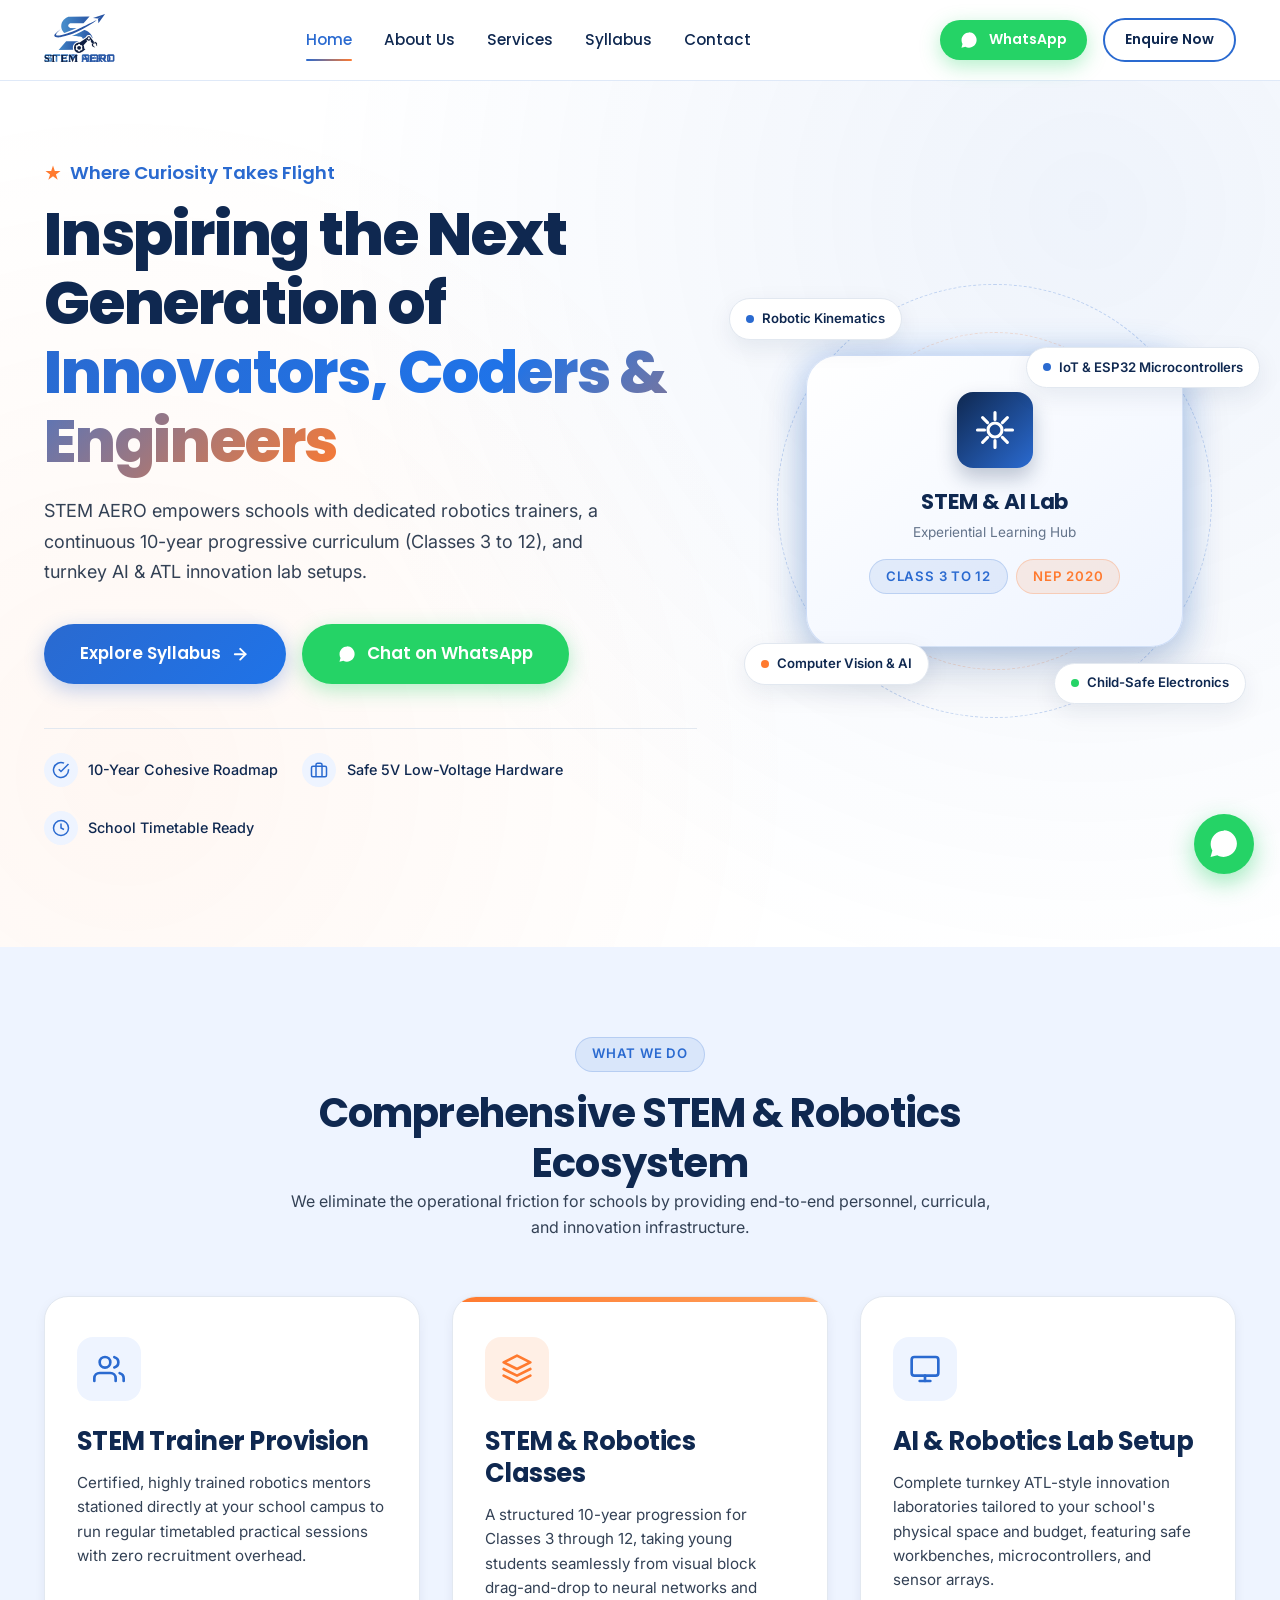
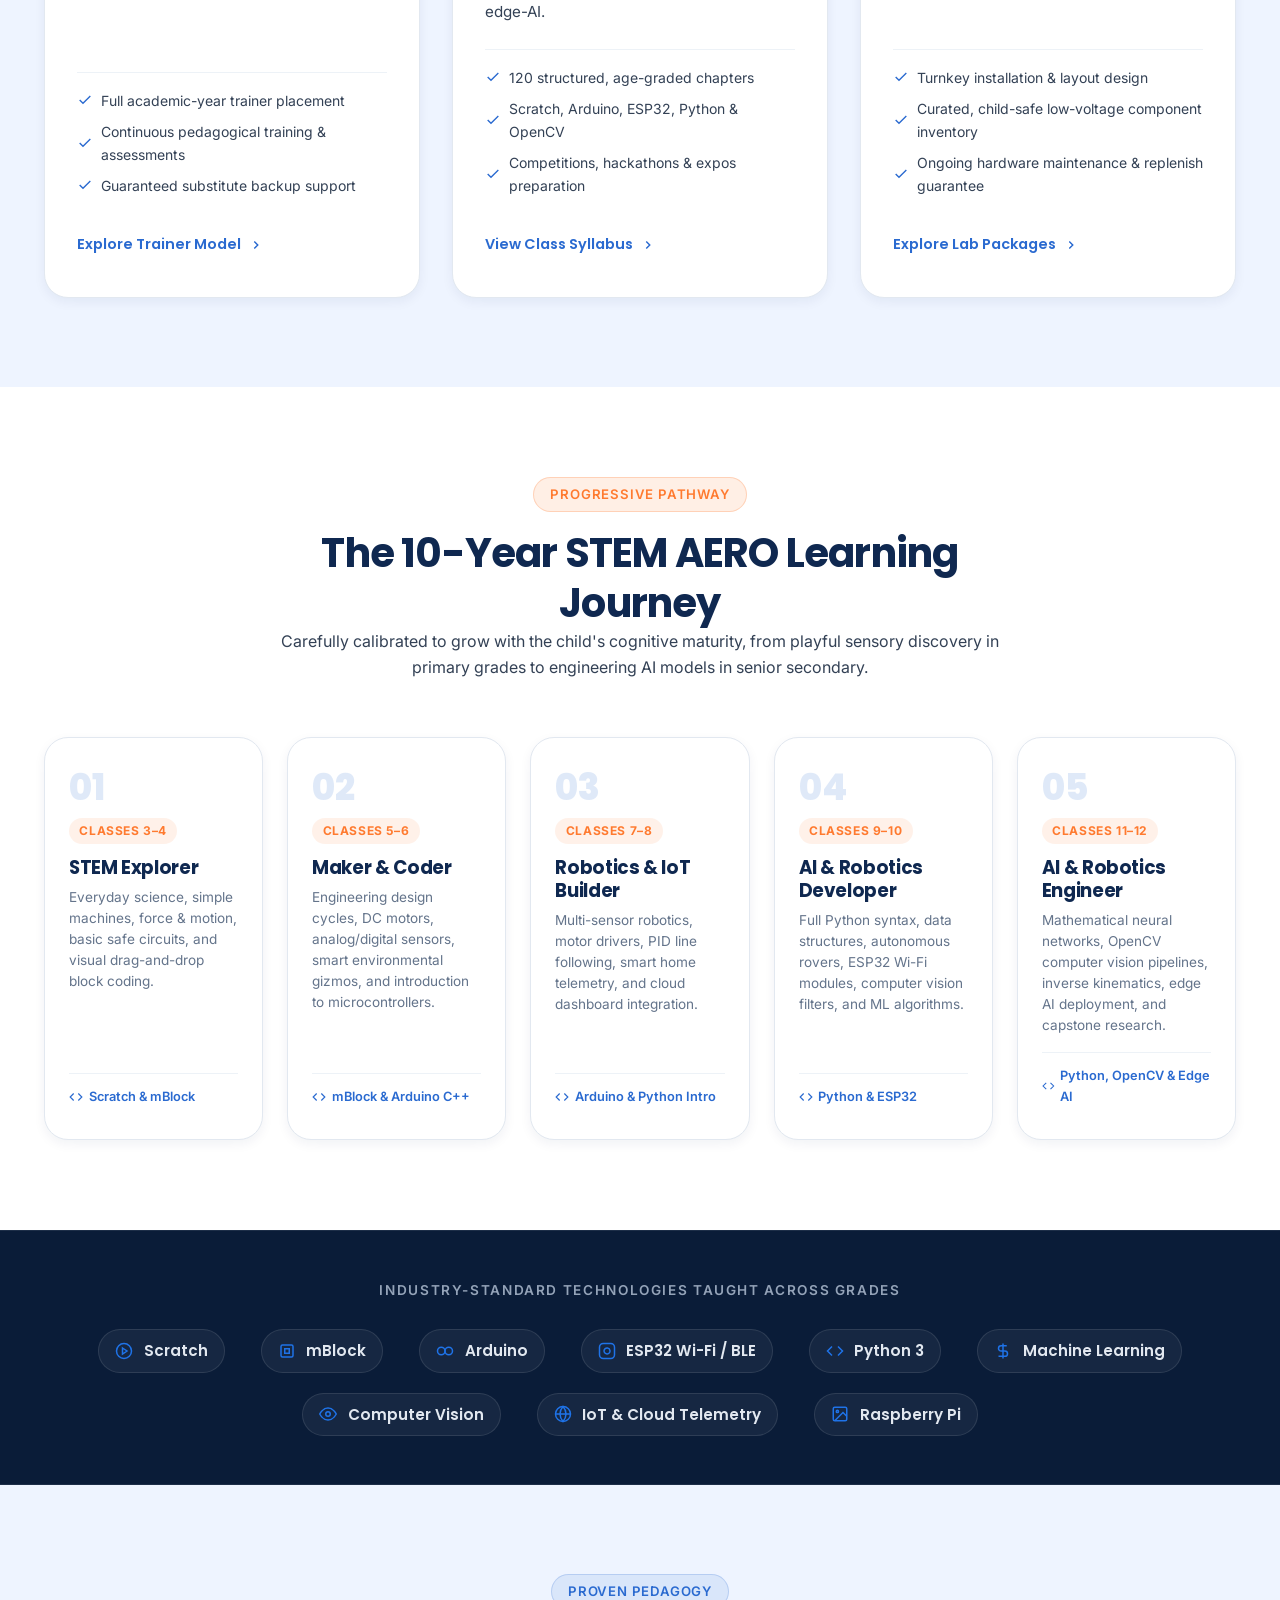
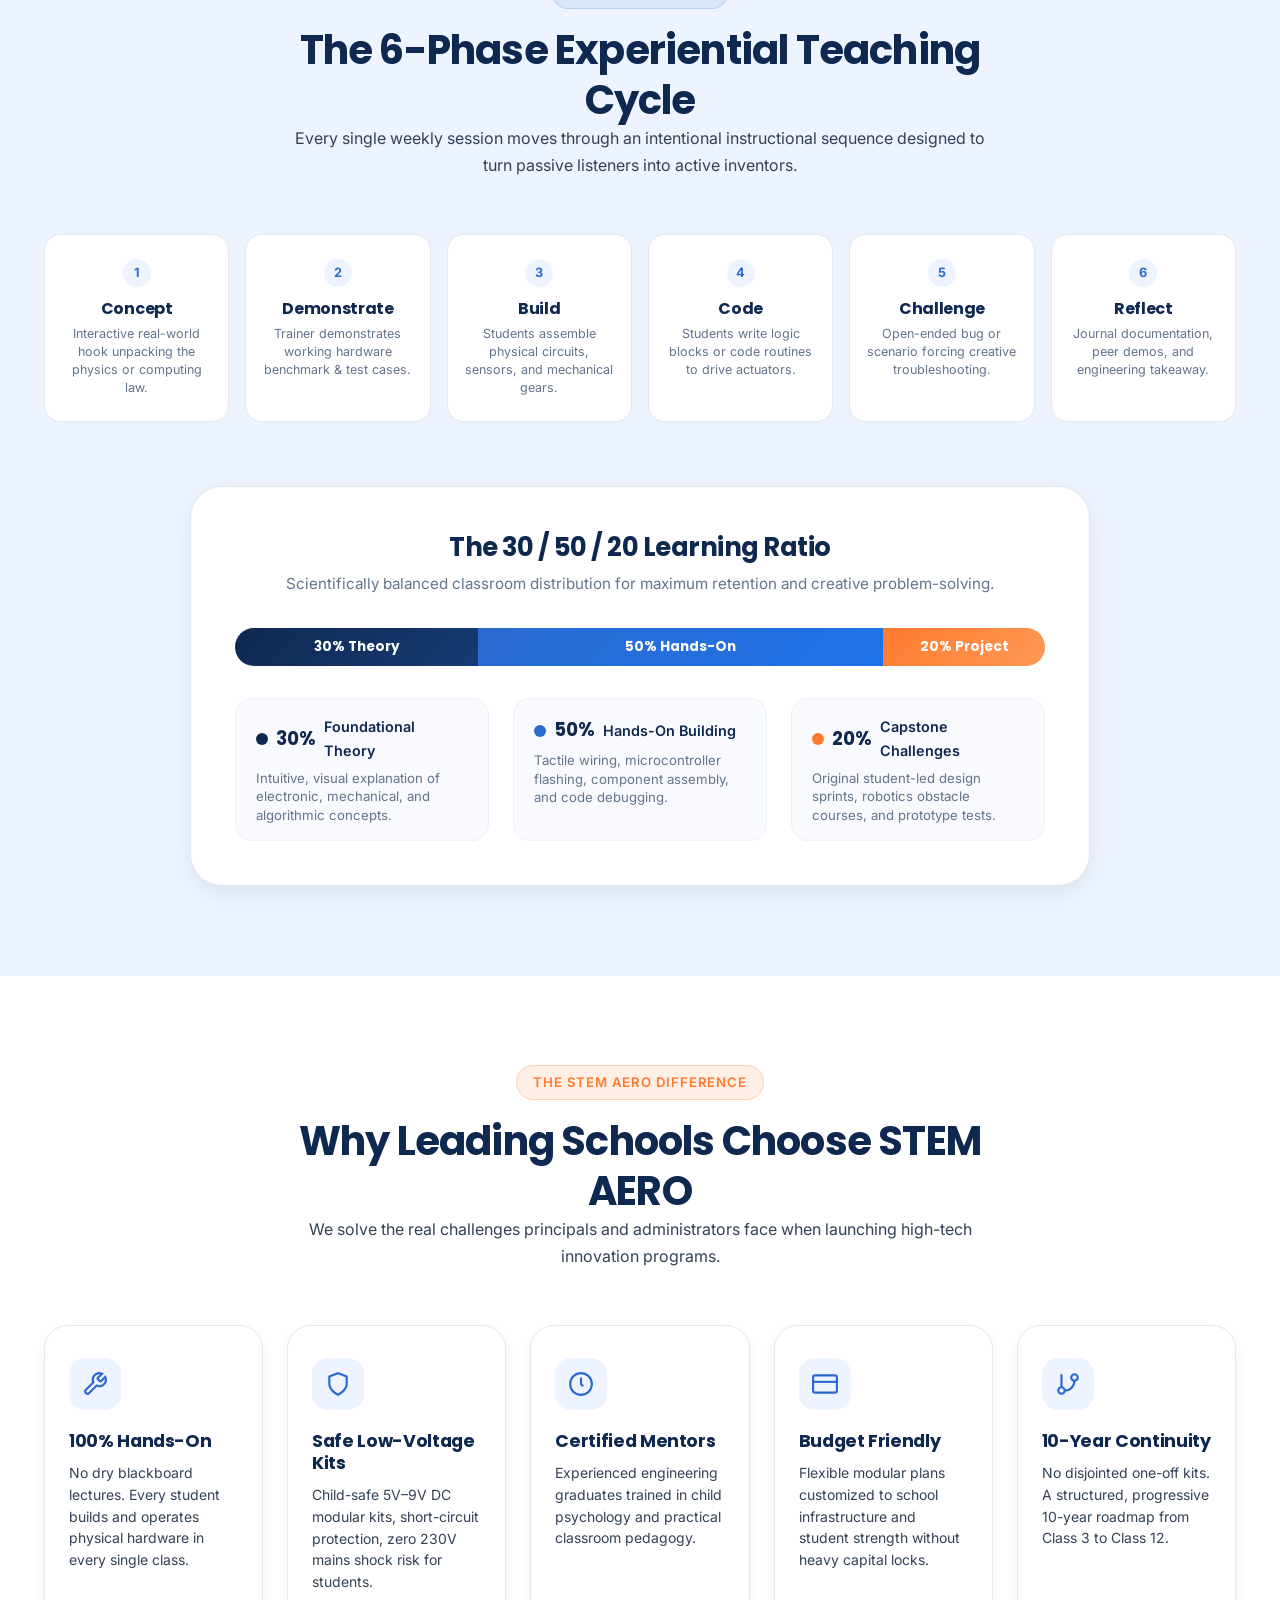
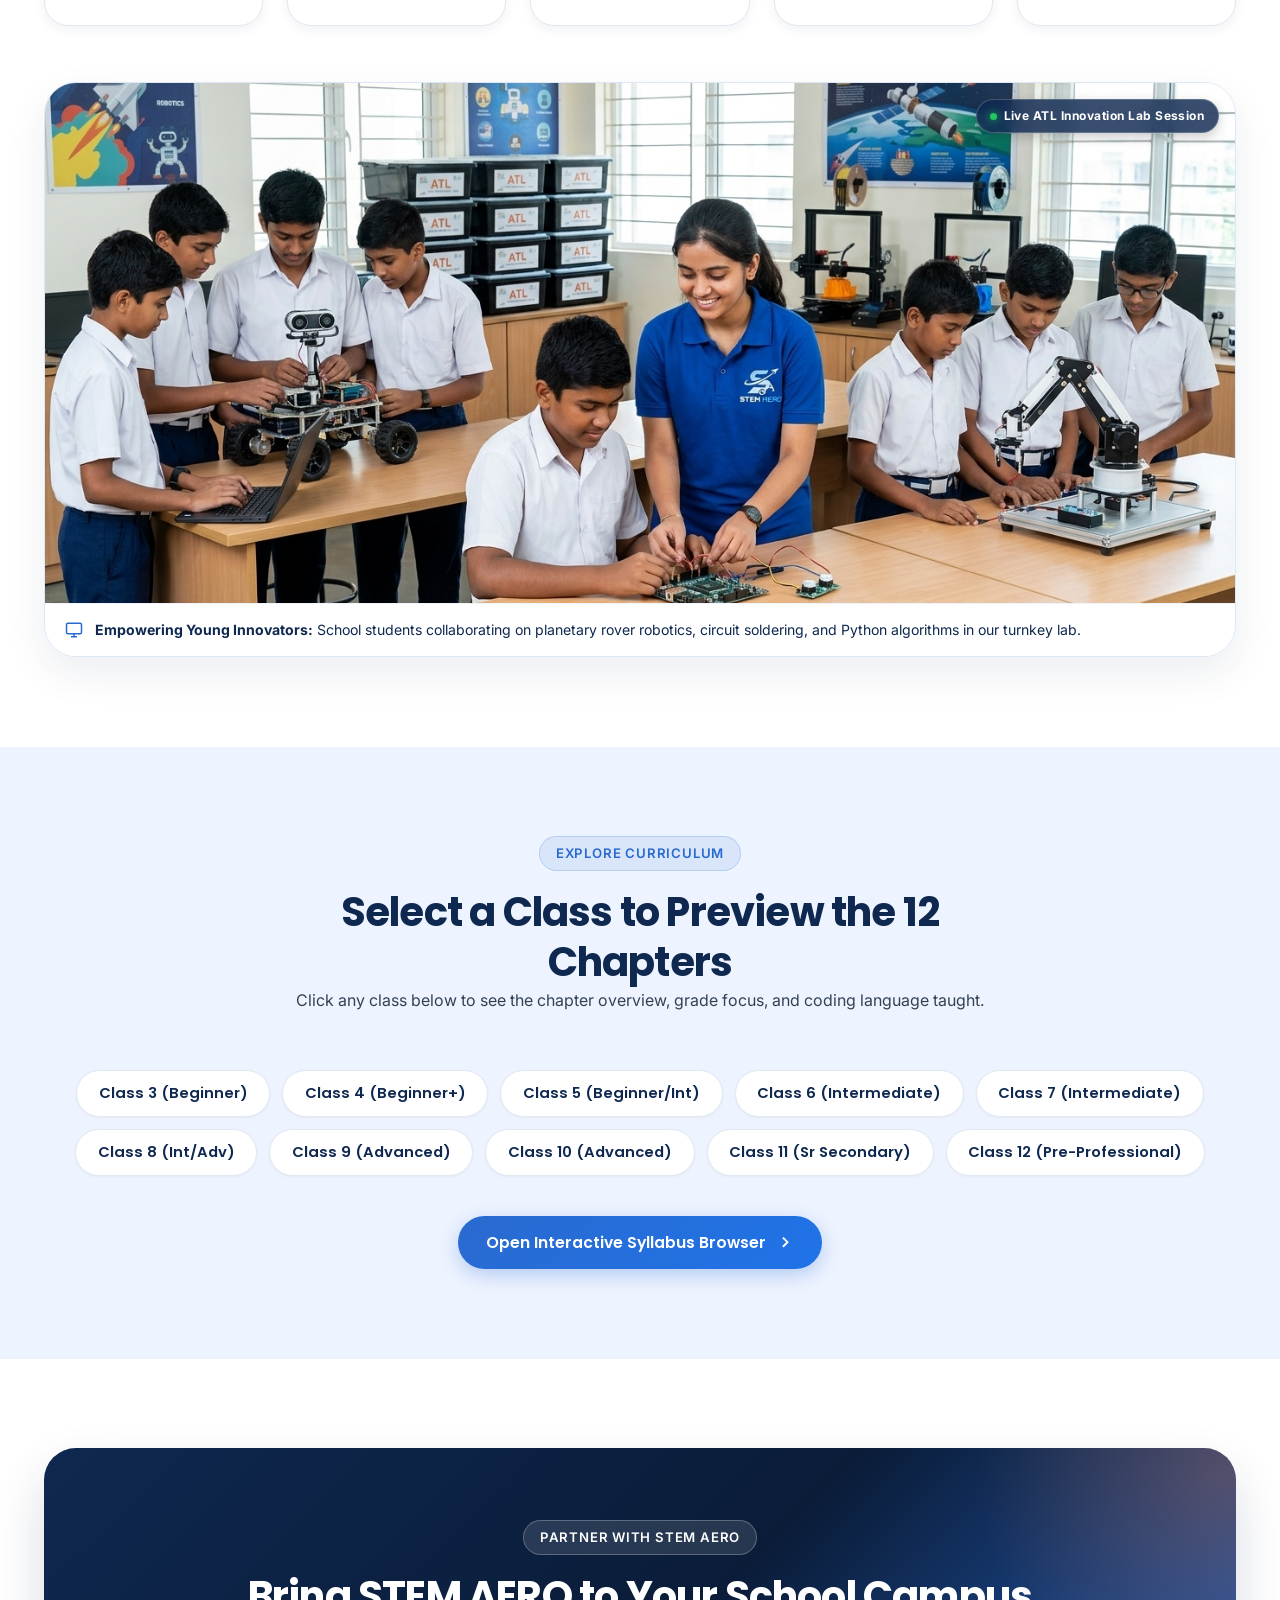
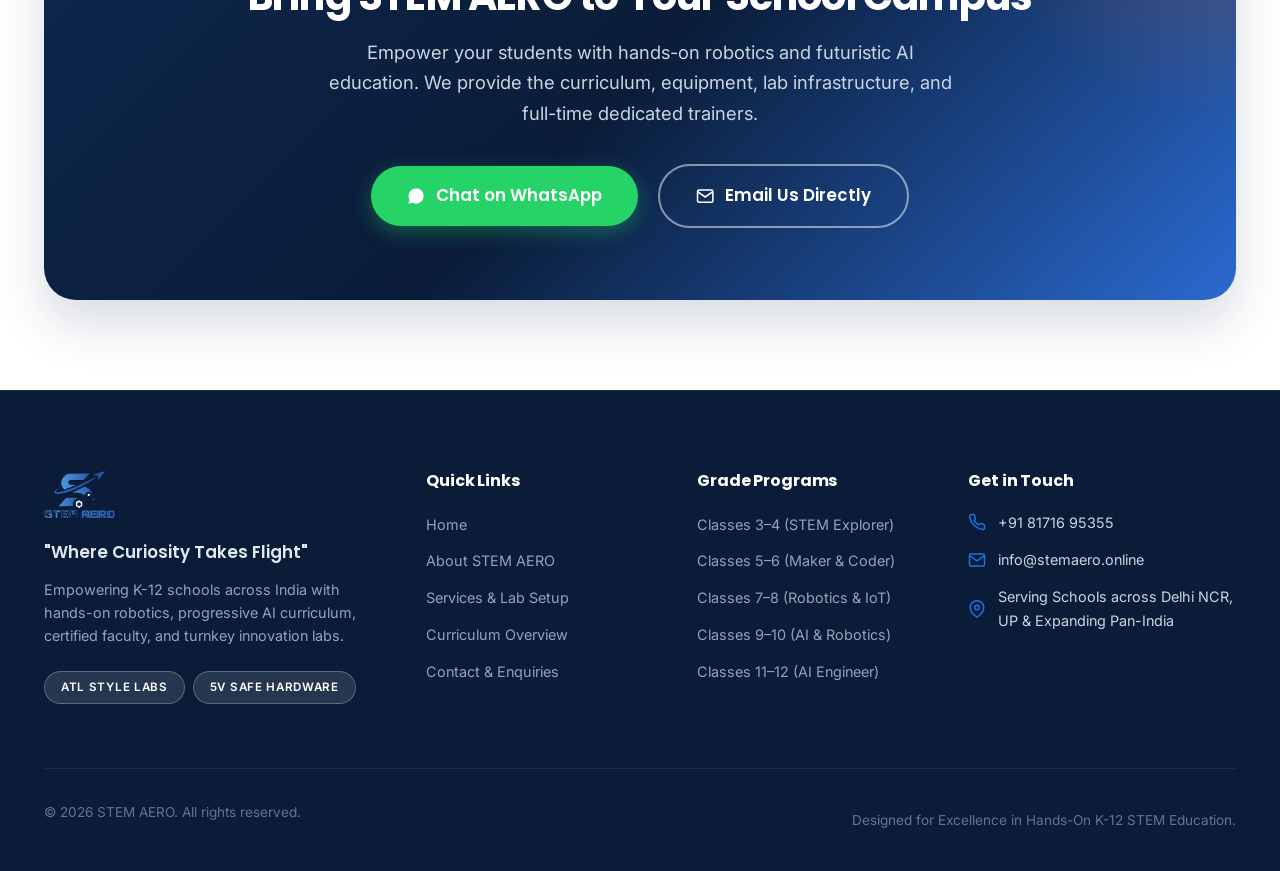
<file: index.html>
<!DOCTYPE html>
<html lang="en">
<head>
  <meta charset="UTF-8">
  <meta name="viewport" content="width=device-width, initial-scale=1.0">
  <title>STEM AERO | Where Curiosity Takes Flight - STEM, AI & Robotics for Schools</title>
  <meta name="description" content="STEM AERO equips K-12 schools with expert STEM trainers, progressive AI & robotics curriculum (Classes 3-12), and state-of-the-art innovation lab setups.">
  <meta name="keywords" content="STEM education, robotics for schools, AI curriculum, ATL lab setup, school STEM trainers, robotics classes, STEM AERO">
  <meta name="author" content="STEM AERO">
  <link rel="canonical" href="https://stemaero.online/">

  <!-- Open Graph / Social Media -->
  <meta property="og:type" content="website">
  <meta property="og:title" content="STEM AERO | Where Curiosity Takes Flight">
  <meta property="og:description" content="Empowering K-12 schools with progressive STEM, AI and Robotics education, turnkey innovation labs, and certified trainers.">
  <meta property="og:image" content="assets/img/logo.svg">
  <meta property="og:url" content="https://stemaero.online/">

  <!-- Favicon -->
  <link rel="icon" type="image/svg+xml" href="assets/img/logo.svg">

  <!-- Google Fonts -->
  <link rel="preconnect" href="https://fonts.googleapis.com">
  <link rel="preconnect" href="https://fonts.gstatic.com" crossorigin>
  <link href="https://fonts.googleapis.com/css2?family=Inter:wght@400;500;600;700&family=Poppins:wght@600;700;800&display=swap" rel="stylesheet">

  <!-- Custom CSS -->
  <link rel="stylesheet" href="css/style.css">

  <!-- Schema.org Organization Structured Data -->
  <script type="application/ld+json">
  {
    "@context": "https://schema.org",
    "@type": "EducationalOrganization",
    "name": "STEM AERO",
    "alternateName": "STEM AERO Education",
    "url": "https://stemaero.online",
    "logo": "https://stemaero.online/assets/img/logo.svg",
    "slogan": "Where Curiosity Takes Flight",
    "description": "Providing trained STEM trainers, 10-year progressive robotics and AI curriculum (Classes 3-12), and ATL-style lab setups to schools.",
    "email": "info@stemaero.online",
    "telephone": "+918171695355",
    "contactPoint": {
      "@type": "ContactPoint",
      "telephone": "+918171695355",
      "contactType": "Admissions & School Partnerships",
      "availableLanguage": ["English", "Hindi"]
    }
  }
  </script>
</head>
<body>

  <!-- ==========================================================================
       PAGE PRELOADER (Simple Rocket Launch with STEM AERO Logo)
       ========================================================================== -->
  <div id="page-preloader" class="page-preloader" aria-hidden="true">
    <div class="rocket-loader-stage">
      <div class="simple-rocket-ship" id="simple-rocket">
        <!-- Thruster Fire at Rocket Base -->
        <div class="rocket-engine-fire">
          <div class="fire-flame-outer"></div>
          <div class="fire-flame-inner"></div>
        </div>

        <!-- Sleek Modern Vector Rocket Ship -->
        <svg class="rocket-svg-graphic" viewBox="0 0 160 280" xmlns="http://www.w3.org/2000/svg">
          <defs>
            <linearGradient id="rocketBodyGrad" x1="0%" y1="0%" x2="100%" y2="0%">
              <stop offset="0%" stop-color="#FFFFFF"/>
              <stop offset="25%" stop-color="#F4F8FC"/>
              <stop offset="75%" stop-color="#E2ECF8"/>
              <stop offset="100%" stop-color="#CBD8EA"/>
            </linearGradient>
            <linearGradient id="rocketNoseGrad" x1="0%" y1="0%" x2="100%" y2="0%">
              <stop offset="0%" stop-color="#1B4EA1"/>
              <stop offset="50%" stop-color="#2A6AD0"/>
              <stop offset="100%" stop-color="#1F73E8"/>
            </linearGradient>
            <linearGradient id="rocketFinGrad" x1="0%" y1="0%" x2="100%" y2="100%">
              <stop offset="0%" stop-color="#FF7A2F"/>
              <stop offset="100%" stop-color="#2A6AD0"/>
            </linearGradient>
          </defs>

          <!-- Modern Swept Delta Fins -->
          <path d="M 48 165 L 18 226 C 15 232, 23 236, 34 231 L 48 214 Z" fill="url(#rocketFinGrad)"/>
          <path d="M 112 165 L 142 226 C 145 232, 137 236, 126 231 L 112 214 Z" fill="url(#rocketFinGrad)"/>

          <!-- Engine Thruster Nozzle -->
          <path d="M 65 224 L 95 224 L 91 242 L 69 242 Z" fill="#0F2850"/>
          <ellipse cx="80" cy="242" rx="11" ry="3.5" fill="#FF7A2F"/>

          <!-- Slender Modern Fuselage Body -->
          <path d="M 80 16 C 56 52, 46 112, 46 224 L 114 224 C 114 112, 104 52, 80 16 Z" fill="url(#rocketBodyGrad)"/>
          
          <!-- Aerodynamic Specular Highlight -->
          <path d="M 80 18 C 66 50, 56 105, 55 218 L 62 218 C 64 105, 73 50, 80 18 Z" fill="#FFFFFF" opacity="0.65"/>

          <!-- Sharp Needle Nose Cone -->
          <path d="M 80 16 C 68 40, 57 70, 53 92 L 107 92 C 103 70, 92 40, 80 16 Z" fill="url(#rocketNoseGrad)"/>
          <circle cx="80" cy="16" r="3" fill="#FF7A2F"/>

          <!-- Modern Minimalist Accent Rings -->
          <rect x="49" y="96" width="62" height="5" rx="1.5" fill="#FF7A2F"/>
          <rect x="47" y="210" width="66" height="5" rx="1.5" fill="#2A6AD0"/>
        </svg>

        <!-- STEM AERO Emblem Badge on Rocket Fuselage -->
        <div class="rocket-fuselage-badge">
          <img src="assets/img/only_logo.svg" alt="STEM AERO Emblem" class="rocket-badge-logo">
        </div>
      </div>

      <!-- Smoke Burst Ring -->
      <div class="rocket-launch-smoke"></div>

      <!-- Tagline & Brand Caption -->
      <div class="rocket-tagline-text">
        <span class="tagline-brand">STEM AERO</span>
        <span class="tagline-sub">Where Curiosity Takes Flight</span>
      </div>
    </div>
  </div>


  <!-- ==========================================================================
       HEADER & NAVIGATION
       ========================================================================== -->
  <header class="navbar" id="top-navbar">
    <div class="container nav-container">
      <a href="index.html" class="brand-link" aria-label="STEM AERO - Home">
        <img src="assets/img/logo.svg" alt="STEM AERO Logo" class="brand-logo-img" width="160" height="52">
      </a>

      <!-- Desktop Navigation Links -->
      <nav class="nav-links" aria-label="Primary Navigation">
        <a href="index.html" class="nav-item">Home</a>
        <a href="about.html" class="nav-item">About Us</a>
        <a href="services.html" class="nav-item">Services</a>
        <a href="syllabus.html" class="nav-item">Syllabus</a>
        <a href="contact.html" class="nav-item">Contact</a>
      </nav>

      <!-- Header CTAs -->
      <div class="nav-actions">
        <a href="https://wa.me/918171695355?text=Hello%20STEM%20AERO%2C%20I%20would%20like%20to%20know%20more%20about%20your%20programs." target="_blank" rel="noopener noreferrer" class="btn btn-whatsapp btn-sm">
          <svg viewBox="0 0 24 24" fill="currentColor"><path d="M12.031 6.172c-3.181 0-5.767 2.586-5.768 5.766-.001 1.298.38 2.27 1.019 3.287l-.582 2.128 2.182-.573c.978.58 1.911.928 3.149.929 3.182 0 5.767-2.587 5.768-5.766.001-3.187-2.575-5.771-5.768-5.771zm3.392 8.244c-.144.405-.837.774-1.17.824-.299.045-.677.063-1.092-.069-.252-.08-.575-.187-.988-.365-1.739-.751-2.874-2.502-2.961-2.617-.087-.116-.708-.941-.708-1.793s.448-1.273.607-1.446c.159-.173.346-.217.462-.217l.332.007c.106.005.249-.04.39.299.144.347.491 1.2.534 1.288.043.087.072.188.014.304-.058.116-.087.188-.173.289l-.26.304c-.087.086-.177.18-.076.354.101.174.449.741.964 1.201.662.591 1.221.774 1.394.861.174.086.275.073.376-.044.101-.116.433-.506.549-.68.116-.173.231-.144.39-.086s1.011.477 1.184.564.289.13.332.203c.044.072.044.419-.1.824zm-3.423-12.416c-5.522 0-10 4.478-10 10 0 1.772.463 3.437 1.274 4.885l-1.353 4.943 5.068-1.33c1.402.766 3.003 1.202 4.708 1.202 5.522 0 10-4.478 10-10 0-5.522-4.478-10-10-10z"/></svg>
          WhatsApp
        </a>
        <a href="contact.html" class="btn btn-outline btn-sm">Enquire Now</a>
        <button class="mobile-toggle" aria-label="Toggle mobile menu" aria-expanded="false">
          <span></span>
          <span></span>
          <span></span>
        </button>
      </div>
    </div>

    <!-- Mobile Drawer Navigation -->
    <div class="mobile-menu-drawer" aria-label="Mobile Navigation">
      <a href="index.html" class="nav-item">Home</a>
      <a href="about.html" class="nav-item">About Us</a>
      <a href="services.html" class="nav-item">Services & Lab Setup</a>
      <a href="syllabus.html" class="nav-item">Curriculum (Classes 3–12)</a>
      <a href="contact.html" class="nav-item">Contact & Enquiries</a>
      <div style="margin-top: 1.5rem; display: flex; flex-direction: column; gap: 0.75rem;">
        <a href="https://wa.me/918171695355?text=Hello%20STEM%20AERO%2C%20I%20would%20like%20to%20know%20more%20about%20your%20programs." target="_blank" rel="noopener noreferrer" class="btn btn-whatsapp">
          Chat on WhatsApp
        </a>
        <a href="contact.html" class="btn btn-primary">Book School Demo</a>
      </div>
    </div>
  </header>

  <!-- ==========================================================================
       HERO SECTION
       ========================================================================== -->
  <main id="main-content">
    <section class="hero" aria-label="STEM AERO Introduction">
      <div class="container hero-grid">
        <div class="hero-content">
          <div class="hero-tagline">
            <svg viewBox="0 0 24 24" fill="currentColor"><path d="M12 2l2.4 7.4h7.6l-6.1 4.5 2.3 7.1-6.2-4.6-6.2 4.6 2.3-7.1-6.1-4.5h7.6z"/></svg>
            <span>Where Curiosity Takes Flight</span>
          </div>
          <h1 class="hero-title">
            Inspiring the Next Generation of <span class="text-gradient">Innovators, Coders & Engineers</span>
          </h1>
          <p class="hero-description">
            STEM AERO empowers schools with dedicated robotics trainers, a continuous 10-year progressive curriculum (Classes 3 to 12), and turnkey AI & ATL innovation lab setups.
          </p>

          <div class="hero-ctas">
            <a href="syllabus.html" class="btn btn-primary btn-lg">
              Explore Syllabus
              <svg viewBox="0 0 24 24" fill="none" stroke="currentColor" stroke-width="2.5" stroke-linecap="round" stroke-linejoin="round"><line x1="5" y1="12" x2="19" y2="12"></line><polyline points="12 5 19 12 12 19"></polyline></svg>
            </a>
            <a href="https://wa.me/918171695355?text=Hello%20STEM%20AERO%2C%20I%20would%20like%20to%20know%20more%20about%20your%20programs." target="_blank" rel="noopener noreferrer" class="btn btn-whatsapp btn-lg">
              <svg viewBox="0 0 24 24" fill="currentColor"><path d="M12.031 6.172c-3.181 0-5.767 2.586-5.768 5.766-.001 1.298.38 2.27 1.019 3.287l-.582 2.128 2.182-.573c.978.58 1.911.928 3.149.929 3.182 0 5.767-2.587 5.768-5.766.001-3.187-2.575-5.771-5.768-5.771zm3.392 8.244c-.144.405-.837.774-1.17.824-.299.045-.677.063-1.092-.069-.252-.08-.575-.187-.988-.365-1.739-.751-2.874-2.502-2.961-2.617-.087-.116-.708-.941-.708-1.793s.448-1.273.607-1.446c.159-.173.346-.217.462-.217l.332.007c.106.005.249-.04.39.299.144.347.491 1.2.534 1.288.043.087.072.188.014.304-.058.116-.087.188-.173.289l-.26.304c-.087.086-.177.18-.076.354.101.174.449.741.964 1.201.662.591 1.221.774 1.394.861.174.086.275.073.376-.044.101-.116.433-.506.549-.68.116-.173.231-.144.39-.086s1.011.477 1.184.564.289.13.332.203c.044.072.044.419-.1.824zm-3.423-12.416c-5.522 0-10 4.478-10 10 0 1.772.463 3.437 1.274 4.885l-1.353 4.943 5.068-1.33c1.402.766 3.003 1.202 4.708 1.202 5.522 0 10-4.478 10-10 0-5.522-4.478-10-10-10z"/></svg>
              Chat on WhatsApp
            </a>
          </div>

          <div class="hero-badges">
            <div class="hero-badge-item">
              <div class="hero-badge-icon">
                <svg viewBox="0 0 24 24" fill="none" stroke="currentColor" stroke-width="2"><path d="M22 11.08V12a10 10 0 1 1-5.93-9.14"></path><polyline points="22 4 12 14.01 9 11.01"></polyline></svg>
              </div>
              <span>10-Year Cohesive Roadmap</span>
            </div>
            <div class="hero-badge-item">
              <div class="hero-badge-icon">
                <svg viewBox="0 0 24 24" fill="none" stroke="currentColor" stroke-width="2"><rect x="2" y="7" width="20" height="14" rx="2" ry="2"></rect><path d="M16 21V5a2 2 0 0 0-2-2h-4a2 2 0 0 0-2 2v16"></path></svg>
              </div>
              <span>Safe 5V Low-Voltage Hardware</span>
            </div>
            <div class="hero-badge-item">
              <div class="hero-badge-icon">
                <svg viewBox="0 0 24 24" fill="none" stroke="currentColor" stroke-width="2"><circle cx="12" cy="12" r="10"></circle><polyline points="12 6 12 12 16 14"></polyline></svg>
              </div>
              <span>School Timetable Ready</span>
            </div>
          </div>
        </div>

        <!-- Animated Hero Visual Card with Orbital Flight Rings -->
        <div class="hero-visual-wrapper">
          <div class="hero-visual-art">
            <div class="hero-orbit-ring ring-1"></div>
            <div class="hero-orbit-ring ring-2"></div>

            <!-- Floating Status Pills -->
            <div class="floating-pill pill-robotics">
              <span class="pill-dot blue"></span>
              <span>Robotic Kinematics</span>
            </div>
            <div class="floating-pill pill-ai">
              <span class="pill-dot orange"></span>
              <span>Computer Vision & AI</span>
            </div>
            <div class="floating-pill pill-stem">
              <span class="pill-dot blue"></span>
              <span>IoT & ESP32 Microcontrollers</span>
            </div>
            <div class="floating-pill pill-safety">
              <span class="pill-dot green"></span>
              <span>Child-Safe Electronics</span>
            </div>

            <!-- Central Glassmorphic Card -->
            <div class="hero-center-card">
              <div class="hero-center-icon">
                <!-- Robotic Flight / Swoosh Vector -->
                <svg viewBox="0 0 24 24" fill="none" stroke="currentColor" stroke-width="1.8" stroke-linecap="round" stroke-linejoin="round">
                  <path d="M12 2v4M12 18v4M4.93 4.93l2.83 2.83M16.24 16.24l2.83 2.83M2 12h4M18 12h4M4.93 19.07l2.83-2.83M16.24 7.76l2.83-2.83"/>
                  <circle cx="12" cy="12" r="4"/>
                </svg>
              </div>
              <h2 style="font-size: 1.35rem; margin-bottom: 0.35rem; color: var(--navy-primary);">STEM & AI Lab</h2>
              <p style="font-size: 0.85rem; color: var(--text-muted); margin-bottom: 1rem;">Experiential Learning Hub</p>
              <div style="display: flex; justify-content: center; gap: 0.5rem;">
                <span class="badge badge-blue">Class 3 to 12</span>
                <span class="badge badge-orange">NEP 2020</span>
              </div>
            </div>
          </div>
        </div>
      </div>
    </section>

    <!-- ==========================================================================
       "WHAT WE DO" SECTION (3 Key Offerings)
       ========================================================================== -->
    <section class="section section-tint" id="what-we-do" aria-label="What STEM AERO Does">
      <div class="container">
        <div class="section-header">
          <span class="badge badge-blue">What We Do</span>
          <h2>Comprehensive STEM & Robotics Ecosystem</h2>
          <p>We eliminate the operational friction for schools by providing end-to-end personnel, curricula, and innovation infrastructure.</p>
        </div>

        <div class="services-trio-grid">
          <!-- Card 1: STEM Trainers -->
          <article class="trio-card">
            <div class="trio-icon">
              <svg viewBox="0 0 24 24" fill="none" stroke="currentColor" stroke-width="2" stroke-linecap="round" stroke-linejoin="round">
                <path d="M17 21v-2a4 4 0 0 0-4-4H5a4 4 0 0 0-4 4v2"></path>
                <circle cx="9" cy="7" r="4"></circle>
                <path d="M23 21v-2a4 4 0 0 0-3-3.87"></path>
                <path d="M16 3.13a4 4 0 0 1 0 7.75"></path>
              </svg>
            </div>
            <h3 class="trio-title">STEM Trainer Provision</h3>
            <p class="trio-desc">Certified, highly trained robotics mentors stationed directly at your school campus to run regular timetabled practical sessions with zero recruitment overhead.</p>
            <div class="trio-features">
              <div class="trio-feature-item">
                <svg viewBox="0 0 24 24" fill="none" stroke="currentColor" stroke-width="2"><polyline points="20 6 9 17 4 12"></polyline></svg>
                <span>Full academic-year trainer placement</span>
              </div>
              <div class="trio-feature-item">
                <svg viewBox="0 0 24 24" fill="none" stroke="currentColor" stroke-width="2"><polyline points="20 6 9 17 4 12"></polyline></svg>
                <span>Continuous pedagogical training & assessments</span>
              </div>
              <div class="trio-feature-item">
                <svg viewBox="0 0 24 24" fill="none" stroke="currentColor" stroke-width="2"><polyline points="20 6 9 17 4 12"></polyline></svg>
                <span>Guaranteed substitute backup support</span>
              </div>
            </div>
            <a href="services.html#trainers" class="trio-link">
              Explore Trainer Model
              <svg viewBox="0 0 24 24" fill="none" stroke="currentColor" stroke-width="2.5"><polyline points="9 18 15 12 9 6"></polyline></svg>
            </a>
          </article>

          <!-- Card 2: STEM & Robotics Teaching (Featured) -->
          <article class="trio-card featured">
            <div class="trio-icon">
              <svg viewBox="0 0 24 24" fill="none" stroke="currentColor" stroke-width="2" stroke-linecap="round" stroke-linejoin="round">
                <polygon points="12 2 2 7 12 12 22 7 12 2"></polygon>
                <polyline points="2 17 12 22 22 17"></polyline>
                <polyline points="2 12 12 17 22 12"></polyline>
              </svg>
            </div>
            <h3 class="trio-title">STEM & Robotics Classes</h3>
            <p class="trio-desc">A structured 10-year progression for Classes 3 through 12, taking young students seamlessly from visual block drag-and-drop to neural networks and edge-AI.</p>
            <div class="trio-features">
              <div class="trio-feature-item">
                <svg viewBox="0 0 24 24" fill="none" stroke="currentColor" stroke-width="2"><polyline points="20 6 9 17 4 12"></polyline></svg>
                <span>120 structured, age-graded chapters</span>
              </div>
              <div class="trio-feature-item">
                <svg viewBox="0 0 24 24" fill="none" stroke="currentColor" stroke-width="2"><polyline points="20 6 9 17 4 12"></polyline></svg>
                <span>Scratch, Arduino, ESP32, Python & OpenCV</span>
              </div>
              <div class="trio-feature-item">
                <svg viewBox="0 0 24 24" fill="none" stroke="currentColor" stroke-width="2"><polyline points="20 6 9 17 4 12"></polyline></svg>
                <span>Competitions, hackathons & expos preparation</span>
              </div>
            </div>
            <a href="syllabus.html" class="trio-link">
              View Class Syllabus
              <svg viewBox="0 0 24 24" fill="none" stroke="currentColor" stroke-width="2.5"><polyline points="9 18 15 12 9 6"></polyline></svg>
            </a>
          </article>

          <!-- Card 3: Lab Setup -->
          <article class="trio-card">
            <div class="trio-icon">
              <svg viewBox="0 0 24 24" fill="none" stroke="currentColor" stroke-width="2" stroke-linecap="round" stroke-linejoin="round">
                <rect x="2" y="3" width="20" height="14" rx="2" ry="2"></rect>
                <line x1="8" y1="21" x2="16" y2="21"></line>
                <line x1="12" y1="17" x2="12" y2="21"></line>
              </svg>
            </div>
            <h3 class="trio-title">AI & Robotics Lab Setup</h3>
            <p class="trio-desc">Complete turnkey ATL-style innovation laboratories tailored to your school's physical space and budget, featuring safe workbenches, microcontrollers, and sensor arrays.</p>
            <div class="trio-features">
              <div class="trio-feature-item">
                <svg viewBox="0 0 24 24" fill="none" stroke="currentColor" stroke-width="2"><polyline points="20 6 9 17 4 12"></polyline></svg>
                <span>Turnkey installation & layout design</span>
              </div>
              <div class="trio-feature-item">
                <svg viewBox="0 0 24 24" fill="none" stroke="currentColor" stroke-width="2"><polyline points="20 6 9 17 4 12"></polyline></svg>
                <span>Curated, child-safe low-voltage component inventory</span>
              </div>
              <div class="trio-feature-item">
                <svg viewBox="0 0 24 24" fill="none" stroke="currentColor" stroke-width="2"><polyline points="20 6 9 17 4 12"></polyline></svg>
                <span>Ongoing hardware maintenance & replenish guarantee</span>
              </div>
            </div>
            <a href="services.html#lab-setup" class="trio-link">
              Explore Lab Packages
              <svg viewBox="0 0 24 24" fill="none" stroke="currentColor" stroke-width="2.5"><polyline points="9 18 15 12 9 6"></polyline></svg>
            </a>
          </article>
        </div>
      </div>
    </section>

    <!-- ==========================================================================
       LEARNING JOURNEY (5-Stage Visual Timeline across 10 Years)
       ========================================================================== -->
    <section class="section" id="learning-journey" aria-label="10-Year Learning Journey">
      <div class="container">
        <div class="section-header">
          <span class="badge badge-orange">Progressive Pathway</span>
          <h2>The 10-Year STEM AERO Learning Journey</h2>
          <p>Carefully calibrated to grow with the child's cognitive maturity, from playful sensory discovery in primary grades to engineering AI models in senior secondary.</p>
        </div>

        <div class="journey-timeline">
          <!-- Step 1 -->
          <div class="journey-step">
            <div class="journey-num">01</div>
            <span class="journey-classes">Classes 3–4</span>
            <h3 class="journey-title">STEM Explorer</h3>
            <p class="journey-desc">Everyday science, simple machines, force & motion, basic safe circuits, and visual drag-and-drop block coding.</p>
            <div class="journey-tech">
              <svg viewBox="0 0 24 24" fill="none" stroke="currentColor" stroke-width="2"><polyline points="16 18 22 12 16 6"></polyline><polyline points="8 6 2 12 8 18"></polyline></svg>
              <span>Scratch & mBlock</span>
            </div>
          </div>

          <!-- Step 2 -->
          <div class="journey-step">
            <div class="journey-num">02</div>
            <span class="journey-classes">Classes 5–6</span>
            <h3 class="journey-title">Maker & Coder</h3>
            <p class="journey-desc">Engineering design cycles, DC motors, analog/digital sensors, smart environmental gizmos, and introduction to microcontrollers.</p>
            <div class="journey-tech">
              <svg viewBox="0 0 24 24" fill="none" stroke="currentColor" stroke-width="2"><polyline points="16 18 22 12 16 6"></polyline><polyline points="8 6 2 12 8 18"></polyline></svg>
              <span>mBlock & Arduino C++</span>
            </div>
          </div>

          <!-- Step 3 -->
          <div class="journey-step">
            <div class="journey-num">03</div>
            <span class="journey-classes">Classes 7–8</span>
            <h3 class="journey-title">Robotics & IoT Builder</h3>
            <p class="journey-desc">Multi-sensor robotics, motor drivers, PID line following, smart home telemetry, and cloud dashboard integration.</p>
            <div class="journey-tech">
              <svg viewBox="0 0 24 24" fill="none" stroke="currentColor" stroke-width="2"><polyline points="16 18 22 12 16 6"></polyline><polyline points="8 6 2 12 8 18"></polyline></svg>
              <span>Arduino & Python Intro</span>
            </div>
          </div>

          <!-- Step 4 -->
          <div class="journey-step">
            <div class="journey-num">04</div>
            <span class="journey-classes">Classes 9–10</span>
            <h3 class="journey-title">AI & Robotics Developer</h3>
            <p class="journey-desc">Full Python syntax, data structures, autonomous rovers, ESP32 Wi-Fi modules, computer vision filters, and ML algorithms.</p>
            <div class="journey-tech">
              <svg viewBox="0 0 24 24" fill="none" stroke="currentColor" stroke-width="2"><polyline points="16 18 22 12 16 6"></polyline><polyline points="8 6 2 12 8 18"></polyline></svg>
              <span>Python & ESP32</span>
            </div>
          </div>

          <!-- Step 5 -->
          <div class="journey-step">
            <div class="journey-num">05</div>
            <span class="journey-classes">Classes 11–12</span>
            <h3 class="journey-title">AI & Robotics Engineer</h3>
            <p class="journey-desc">Mathematical neural networks, OpenCV computer vision pipelines, inverse kinematics, edge AI deployment, and capstone research.</p>
            <div class="journey-tech">
              <svg viewBox="0 0 24 24" fill="none" stroke="currentColor" stroke-width="2"><polyline points="16 18 22 12 16 6"></polyline><polyline points="8 6 2 12 8 18"></polyline></svg>
              <span>Python, OpenCV & Edge AI</span>
            </div>
          </div>
        </div>
      </div>
    </section>

    <!-- ==========================================================================
       TECHNOLOGIES STRIP
       ========================================================================== -->
    <section class="tech-strip-section" aria-label="Tools and Technologies">
      <div class="container">
        <p class="tech-strip-title">Industry-Standard Technologies Taught Across Grades</p>
        <div class="tech-badges-grid">
          <div class="tech-badge">
            <svg viewBox="0 0 24 24" fill="none" stroke="currentColor" stroke-width="2"><circle cx="12" cy="12" r="10"></circle><polygon points="10 8 16 12 10 16 10 8"></polygon></svg>
            <span>Scratch</span>
          </div>
          <div class="tech-badge">
            <svg viewBox="0 0 24 24" fill="none" stroke="currentColor" stroke-width="2"><rect x="4" y="4" width="16" height="16" rx="2"></rect><rect x="9" y="9" width="6" height="6"></rect></svg>
            <span>mBlock</span>
          </div>
          <div class="tech-badge">
            <svg viewBox="0 0 24 24" fill="none" stroke="currentColor" stroke-width="2"><circle cx="7" cy="12" r="5"></circle><circle cx="17" cy="12" r="5"></circle></svg>
            <span>Arduino</span>
          </div>
          <div class="tech-badge">
            <svg viewBox="0 0 24 24" fill="none" stroke="currentColor" stroke-width="2"><rect x="2" y="2" width="20" height="20" rx="5"></rect><path d="M16 11.37A4 4 0 1 1 12.63 8 4 4 0 0 1 16 11.37z"></path></svg>
            <span>ESP32 Wi-Fi / BLE</span>
          </div>
          <div class="tech-badge">
            <svg viewBox="0 0 24 24" fill="none" stroke="currentColor" stroke-width="2"><polyline points="16 18 22 12 16 6"></polyline><polyline points="8 6 2 12 8 18"></polyline></svg>
            <span>Python 3</span>
          </div>
          <div class="tech-badge">
            <svg viewBox="0 0 24 24" fill="none" stroke="currentColor" stroke-width="2"><path d="M12 2v20M17 5H9.5a3.5 3.5 0 0 0 0 7h5a3.5 3.5 0 0 1 0 7H6"></path></svg>
            <span>Machine Learning</span>
          </div>
          <div class="tech-badge">
            <svg viewBox="0 0 24 24" fill="none" stroke="currentColor" stroke-width="2"><path d="M1 12s4-8 11-8 11 8 11 8-4 8-11 8-11-8-11-8z"></path><circle cx="12" cy="12" r="3"></circle></svg>
            <span>Computer Vision</span>
          </div>
          <div class="tech-badge">
            <svg viewBox="0 0 24 24" fill="none" stroke="currentColor" stroke-width="2"><circle cx="12" cy="12" r="10"></circle><line x1="2" y1="12" x2="22" y2="12"></line><path d="M12 2a15.3 15.3 0 0 1 4 10 15.3 15.3 0 0 1-4 10 15.3 15.3 0 0 1-4-10 15.3 15.3 0 0 1 4-10z"></path></svg>
            <span>IoT & Cloud Telemetry</span>
          </div>
          <div class="tech-badge">
            <svg viewBox="0 0 24 24" fill="none" stroke="currentColor" stroke-width="2"><rect x="3" y="3" width="18" height="18" rx="2"></rect><circle cx="8.5" cy="8.5" r="1.5"></circle><polyline points="21 15 16 10 5 21"></polyline></svg>
            <span>Raspberry Pi</span>
          </div>
        </div>
      </div>
    </section>

    <!-- ==========================================================================
       "HOW WE TEACH" & LEARNING RATIO BAR
       ========================================================================== -->
    <section class="section section-tint" id="how-we-teach" aria-label="Teaching Pedagogy">
      <div class="container">
        <div class="section-header">
          <span class="badge badge-blue">Proven Pedagogy</span>
          <h2>The 6-Phase Experiential Teaching Cycle</h2>
          <p>Every single weekly session moves through an intentional instructional sequence designed to turn passive listeners into active inventors.</p>
        </div>

        <!-- 6 Steps -->
        <div class="pedagogy-cycle-grid">
          <div class="cycle-step-card">
            <div class="cycle-step-num">1</div>
            <h4 class="cycle-step-title">Concept</h4>
            <p class="cycle-step-desc">Interactive real-world hook unpacking the physics or computing law.</p>
          </div>
          <div class="cycle-step-card">
            <div class="cycle-step-num">2</div>
            <h4 class="cycle-step-title">Demonstrate</h4>
            <p class="cycle-step-desc">Trainer demonstrates working hardware benchmark & test cases.</p>
          </div>
          <div class="cycle-step-card">
            <div class="cycle-step-num">3</div>
            <h4 class="cycle-step-title">Build</h4>
            <p class="cycle-step-desc">Students assemble physical circuits, sensors, and mechanical gears.</p>
          </div>
          <div class="cycle-step-card">
            <div class="cycle-step-num">4</div>
            <h4 class="cycle-step-title">Code</h4>
            <p class="cycle-step-desc">Students write logic blocks or code routines to drive actuators.</p>
          </div>
          <div class="cycle-step-card">
            <div class="cycle-step-num">5</div>
            <h4 class="cycle-step-title">Challenge</h4>
            <p class="cycle-step-desc">Open-ended bug or scenario forcing creative troubleshooting.</p>
          </div>
          <div class="cycle-step-card">
            <div class="cycle-step-num">6</div>
            <h4 class="cycle-step-title">Reflect</h4>
            <p class="cycle-step-desc">Journal documentation, peer demos, and engineering takeaway.</p>
          </div>
        </div>

        <!-- 30 / 50 / 20 Ratio Card Box -->
        <div class="ratio-card-box">
          <div class="ratio-header">
            <h3>The 30 / 50 / 20 Learning Ratio</h3>
            <p style="color: var(--text-muted); font-size: 0.95rem;">Scientifically balanced classroom distribution for maximum retention and creative problem-solving.</p>
          </div>

          <!-- Animated Ratio Bar -->
          <div class="ratio-bar-container" aria-label="Learning distribution: 30% Theory, 50% Hands-on, 20% Projects">
            <div class="ratio-segment segment-theory" style="width: 30%;">30% Theory</div>
            <div class="ratio-segment segment-hands-on" style="width: 50%;">50% Hands-On</div>
            <div class="ratio-segment segment-project" style="width: 20%;">20% Project</div>
          </div>

          <div class="ratio-legend-grid">
            <div class="legend-item">
              <div class="legend-head">
                <span class="legend-dot dot-theory"></span>
                <span class="legend-pct">30%</span>
                <span class="legend-label">Foundational Theory</span>
              </div>
              <p class="legend-desc">Intuitive, visual explanation of electronic, mechanical, and algorithmic concepts.</p>
            </div>
            <div class="legend-item">
              <div class="legend-head">
                <span class="legend-dot dot-hands-on"></span>
                <span class="legend-pct">50%</span>
                <span class="legend-label">Hands-On Building</span>
              </div>
              <p class="legend-desc">Tactile wiring, microcontroller flashing, component assembly, and code debugging.</p>
            </div>
            <div class="legend-item">
              <div class="legend-head">
                <span class="legend-dot dot-project"></span>
                <span class="legend-pct">20%</span>
                <span class="legend-label">Capstone Challenges</span>
              </div>
              <p class="legend-desc">Original student-led design sprints, robotics obstacle courses, and prototype tests.</p>
            </div>
          </div>
        </div>
      </div>
    </section>

    <!-- ==========================================================================
       "WHY STEM AERO" SECTION
       ========================================================================== -->
    <section class="section" id="why-stem-aero" aria-label="Why Partner with STEM AERO">
      <div class="container">
        <div class="section-header">
          <span class="badge badge-orange">The STEM AERO Difference</span>
          <h2>Why Leading Schools Choose STEM AERO</h2>
          <p>We solve the real challenges principals and administrators face when launching high-tech innovation programs.</p>
        </div>

        <div class="why-grid">
          <!-- Item 1 -->
          <div class="why-card">
            <div class="why-icon">
              <svg viewBox="0 0 24 24" fill="none" stroke="currentColor" stroke-width="2"><path d="M14.7 6.3a1 1 0 0 0 0 1.4l1.6 1.6a1 1 0 0 0 1.4 0l3.77-3.77a6 6 0 0 1-7.94 7.94l-6.91 6.91a2.12 2.12 0 0 1-3-3l6.91-6.91a6 6 0 0 1 7.94-7.94l-3.76 3.76z"></path></svg>
            </div>
            <h3 class="why-title">100% Hands-On</h3>
            <p class="why-desc">No dry blackboard lectures. Every student builds and operates physical hardware in every single class.</p>
          </div>

          <!-- Item 2 -->
          <div class="why-card">
            <div class="why-icon">
              <svg viewBox="0 0 24 24" fill="none" stroke="currentColor" stroke-width="2"><path d="M12 22s8-4 8-10V5l-8-3-8 3v7c0 6 8 10 8 10z"></path></svg>
            </div>
            <h3 class="why-title">Safe Low-Voltage Kits</h3>
            <p class="why-desc">Child-safe 5V–9V DC modular kits, short-circuit protection, zero 230V mains shock risk for students.</p>
          </div>

          <!-- Item 3 -->
          <div class="why-card">
            <div class="why-icon">
              <svg viewBox="0 0 24 24" fill="none" stroke="currentColor" stroke-width="2"><circle cx="12" cy="12" r="10"></circle><polyline points="12 6 12 12 14 14"></polyline></svg>
            </div>
            <h3 class="why-title">Certified Mentors</h3>
            <p class="why-desc">Experienced engineering graduates trained in child psychology and practical classroom pedagogy.</p>
          </div>

          <!-- Item 4 -->
          <div class="why-card">
            <div class="why-icon">
              <svg viewBox="0 0 24 24" fill="none" stroke="currentColor" stroke-width="2"><rect x="1" y="4" width="22" height="16" rx="2" ry="2"></rect><line x1="1" y1="10" x2="23" y2="10"></line></svg>
            </div>
            <h3 class="why-title">Budget Friendly</h3>
            <p class="why-desc">Flexible modular plans customized to school infrastructure and student strength without heavy capital locks.</p>
          </div>

          <!-- Item 5 -->
          <div class="why-card">
            <div class="why-icon">
              <svg viewBox="0 0 24 24" fill="none" stroke="currentColor" stroke-width="2"><line x1="6" y1="3" x2="6" y2="15"></line><circle cx="18" cy="6" r="3"></circle><circle cx="6" cy="18" r="3"></circle><path d="M18 9a9 9 0 0 1-9 9"></path></svg>
            </div>
            <h3 class="why-title">10-Year Continuity</h3>
            <p class="why-desc">No disjointed one-off kits. A structured, progressive 10-year roadmap from Class 3 to Class 12.</p>
          </div>
        </div>

        <!-- Real Action Photography: Real Classroom / Workshop Action -->
        <div style="margin-top: 3.5rem;">
          <div class="real-photo-card">
            <div class="real-photo-frame" style="aspect-ratio: 16/9; max-height: 520px;">
              <img src="assets/img/stem-classroom-action.jpg" alt="Students building robotic rover in STEM AERO Atal Tinkering Lab" class="real-photo-img" width="1200" height="675" loading="lazy">
              <div class="real-photo-badge">
                <span class="badge-live-pulse"></span>
                <span>Live ATL Innovation Lab Session</span>
              </div>
            </div>
            <div class="real-photo-caption">
              <svg viewBox="0 0 24 24" fill="none" stroke="currentColor" stroke-width="2"><rect x="2" y="3" width="20" height="14" rx="2" ry="2"></rect><line x1="8" y1="21" x2="16" y2="21"></line><line x1="12" y1="17" x2="12" y2="21"></line></svg>
              <span><strong>Empowering Young Innovators:</strong> School students collaborating on planetary rover robotics, circuit soldering, and Python algorithms in our turnkey lab.</span>
            </div>
          </div>
        </div>
      </div>
    </section>

    <!-- ==========================================================================
       SYLLABUS TEASER (CLASS CHIPS)
       ========================================================================== -->
    <section class="section section-tint" id="syllabus-teaser" aria-label="Curriculum Classes">
      <div class="container text-center" style="text-align: center;">
        <div class="section-header">
          <span class="badge badge-blue">Explore Curriculum</span>
          <h2>Select a Class to Preview the 12 Chapters</h2>
          <p>Click any class below to see the chapter overview, grade focus, and coding language taught.</p>
        </div>

        <!-- Class Chips linking to syllabus.html with hash -->
        <div class="syllabus-chips-wrapper">
          <a href="syllabus.html#class-3" class="class-chip">Class 3 (Beginner)</a>
          <a href="syllabus.html#class-4" class="class-chip">Class 4 (Beginner+)</a>
          <a href="syllabus.html#class-5" class="class-chip">Class 5 (Beginner/Int)</a>
          <a href="syllabus.html#class-6" class="class-chip">Class 6 (Intermediate)</a>
          <a href="syllabus.html#class-7" class="class-chip">Class 7 (Intermediate)</a>
          <a href="syllabus.html#class-8" class="class-chip">Class 8 (Int/Adv)</a>
          <a href="syllabus.html#class-9" class="class-chip">Class 9 (Advanced)</a>
          <a href="syllabus.html#class-10" class="class-chip">Class 10 (Advanced)</a>
          <a href="syllabus.html#class-11" class="class-chip">Class 11 (Sr Secondary)</a>
          <a href="syllabus.html#class-12" class="class-chip">Class 12 (Pre-Professional)</a>
        </div>

        <div>
          <a href="syllabus.html" class="btn btn-primary">
            Open Interactive Syllabus Browser
            <svg viewBox="0 0 24 24" fill="none" stroke="currentColor" stroke-width="2.5"><polyline points="9 18 15 12 9 6"></polyline></svg>
          </a>
        </div>
      </div>
    </section>

    <!-- ==========================================================================
       FINAL CTA BANNER
       ========================================================================== -->
    <section class="section" aria-label="Call to Action">
      <div class="container">
        <div class="cta-banner-card">
          <span class="badge badge-white">Partner with STEM AERO</span>
          <h2>Bring STEM AERO to Your School Campus</h2>
          <p>Empower your students with hands-on robotics and futuristic AI education. We provide the curriculum, equipment, lab infrastructure, and full-time dedicated trainers.</p>
          <div class="cta-banner-actions">
            <a href="https://wa.me/918171695355?text=Hello%20STEM%20AERO%2C%20we%20are%20interested%20in%20bringing%20your%20STEM%20and%20Robotics%20programs%20to%20our%20school." target="_blank" rel="noopener noreferrer" class="btn btn-whatsapp btn-lg">
              <svg viewBox="0 0 24 24" fill="currentColor"><path d="M12.031 6.172c-3.181 0-5.767 2.586-5.768 5.766-.001 1.298.38 2.27 1.019 3.287l-.582 2.128 2.182-.573c.978.58 1.911.928 3.149.929 3.182 0 5.767-2.587 5.768-5.766.001-3.187-2.575-5.771-5.768-5.771zm3.392 8.244c-.144.405-.837.774-1.17.824-.299.045-.677.063-1.092-.069-.252-.08-.575-.187-.988-.365-1.739-.751-2.874-2.502-2.961-2.617-.087-.116-.708-.941-.708-1.793s.448-1.273.607-1.446c.159-.173.346-.217.462-.217l.332.007c.106.005.249-.04.39.299.144.347.491 1.2.534 1.288.043.087.072.188.014.304-.058.116-.087.188-.173.289l-.26.304c-.087.086-.177.18-.076.354.101.174.449.741.964 1.201.662.591 1.221.774 1.394.861.174.086.275.073.376-.044.101-.116.433-.506.549-.68.116-.173.231-.144.39-.086s1.011.477 1.184.564.289.13.332.203c.044.072.044.419-.1.824zm-3.423-12.416c-5.522 0-10 4.478-10 10 0 1.772.463 3.437 1.274 4.885l-1.353 4.943 5.068-1.33c1.402.766 3.003 1.202 4.708 1.202 5.522 0 10-4.478 10-10 0-5.522-4.478-10-10-10z"/></svg>
              Chat on WhatsApp
            </a>
            <a href="mailto:info@stemaero.online?subject=School%20Partnership%20Enquiry%20-%20STEM%20AERO" class="btn btn-outline-white btn-lg">
              <svg viewBox="0 0 24 24" fill="none" stroke="currentColor" stroke-width="2"><path d="M4 4h16c1.1 0 2 .9 2 2v12c0 1.1-.9 2-2 2H4c-1.1 0-2-.9-2-2V6c0-1.1.9-2 2-2z"></path><polyline points="22,6 12,13 2,6"></polyline></svg>
              Email Us Directly
            </a>
          </div>
        </div>
      </div>
    </section>
  </main>

  <!-- ==========================================================================
       FOOTER
       ========================================================================== -->
  <footer class="footer">
    <div class="container">
      <div class="footer-grid">
        <!-- Col 1: Brand -->
        <div class="footer-brand">
          <a href="index.html" aria-label="STEM AERO Home">
            <img src="assets/img/logo.svg" alt="STEM AERO Logo" class="brand-logo-img" width="160" height="52">
          </a>
          <p class="footer-tagline">"Where Curiosity Takes Flight"</p>
          <p class="footer-desc">
            Empowering K-12 schools across India with hands-on robotics, progressive AI curriculum, certified faculty, and turnkey innovation labs.
          </p>
          <div style="display: flex; gap: 0.5rem; flex-wrap: wrap;">
            <span class="badge badge-white" style="font-size: 0.725rem; margin-bottom: 0;">ATL Style Labs</span>
            <span class="badge badge-white" style="font-size: 0.725rem; margin-bottom: 0;">5V Safe Hardware</span>
          </div>
        </div>

        <!-- Col 2: Navigation Links -->
        <div>
          <h4 class="footer-heading">Quick Links</h4>
          <ul class="footer-links-list">
            <li class="footer-link-item"><a href="index.html">Home</a></li>
            <li class="footer-link-item"><a href="about.html">About STEM AERO</a></li>
            <li class="footer-link-item"><a href="services.html">Services & Lab Setup</a></li>
            <li class="footer-link-item"><a href="syllabus.html">Curriculum Overview</a></li>
            <li class="footer-link-item"><a href="contact.html">Contact & Enquiries</a></li>
          </ul>
        </div>

        <!-- Col 3: Curriculum Groups -->
        <div>
          <h4 class="footer-heading">Grade Programs</h4>
          <ul class="footer-links-list">
            <li class="footer-link-item"><a href="syllabus.html#class-3">Classes 3–4 (STEM Explorer)</a></li>
            <li class="footer-link-item"><a href="syllabus.html#class-5">Classes 5–6 (Maker & Coder)</a></li>
            <li class="footer-link-item"><a href="syllabus.html#class-7">Classes 7–8 (Robotics & IoT)</a></li>
            <li class="footer-link-item"><a href="syllabus.html#class-9">Classes 9–10 (AI & Robotics)</a></li>
            <li class="footer-link-item"><a href="syllabus.html#class-11">Classes 11–12 (AI Engineer)</a></li>
          </ul>
        </div>

        <!-- Col 4: Contact -->
        <div>
          <h4 class="footer-heading">Get in Touch</h4>
          <div class="footer-contact-item">
            <svg viewBox="0 0 24 24" fill="none" stroke="currentColor" stroke-width="2"><path d="M22 16.92v3a2 2 0 0 1-2.18 2 19.79 19.79 0 0 1-8.63-3.07 19.5 19.5 0 0 1-6-6 19.79 19.79 0 0 1-3.07-8.67A2 2 0 0 1 4.11 2h3a2 2 0 0 1 2 1.72 12.84 12.84 0 0 0 .7 2.81 2 2 0 0 1-.45 2.11L8.09 9.91a16 16 0 0 0 6 6l1.27-1.27a2 2 0 0 1 2.11-.45 12.84 12.84 0 0 0 2.81.7A2 2 0 0 1 22 16.92z"></path></svg>
            <a href="https://wa.me/918171695355" target="_blank" rel="noopener noreferrer" style="color: inherit;">+91 81716 95355</a>
          </div>
          <div class="footer-contact-item">
            <svg viewBox="0 0 24 24" fill="none" stroke="currentColor" stroke-width="2"><path d="M4 4h16c1.1 0 2 .9 2 2v12c0 1.1-.9 2-2 2H4c-1.1 0-2-.9-2-2V6c0-1.1.9-2 2-2z"></path><polyline points="22,6 12,13 2,6"></polyline></svg>
            <a href="mailto:info@stemaero.online" style="color: inherit;">info@stemaero.online</a>
          </div>
          <div class="footer-contact-item">
            <svg viewBox="0 0 24 24" fill="none" stroke="currentColor" stroke-width="2"><path d="M21 10c0 7-9 13-9 13s-9-6-9-13a9 9 0 0 1 18 0z"></path><circle cx="12" cy="10" r="3"></circle></svg>
            <span>Serving Schools across Delhi NCR, UP & Expanding Pan-India</span>
          </div>
        </div>
      </div>

      <!-- Footer Bottom -->
      <div class="footer-bottom">
        <p class="footer-bottom-copy">© 2026 STEM AERO. All rights reserved.</p>
        <p class="footer-bottom-copy">Designed for Excellence in Hands-On K-12 STEM Education.</p>
      </div>
    </div>
  </footer>

  <!-- ==========================================================================
       FLOATING WHATSAPP BUTTON (Present on every page)
       ========================================================================== -->
  <a href="https://wa.me/918171695355?text=Hello%20STEM%20AERO%2C%20I%20would%20like%20to%20know%20more%20about%20your%20programs." class="floating-whatsapp" target="_blank" rel="noopener noreferrer" aria-label="Chat with STEM AERO on WhatsApp">
    <svg viewBox="0 0 24 24" fill="currentColor">
      <path d="M12.031 6.172c-3.181 0-5.767 2.586-5.768 5.766-.001 1.298.38 2.27 1.019 3.287l-.582 2.128 2.182-.573c.978.58 1.911.928 3.149.929 3.182 0 5.767-2.587 5.768-5.766.001-3.187-2.575-5.771-5.768-5.771zm3.392 8.244c-.144.405-.837.774-1.17.824-.299.045-.677.063-1.092-.069-.252-.08-.575-.187-.988-.365-1.739-.751-2.874-2.502-2.961-2.617-.087-.116-.708-.941-.708-1.793s.448-1.273.607-1.446c.159-.173.346-.217.462-.217l.332.007c.106.005.249-.04.39.299.144.347.491 1.2.534 1.288.043.087.072.188.014.304-.058.116-.087.188-.173.289l-.26.304c-.087.086-.177.18-.076.354.101.174.449.741.964 1.201.662.591 1.221.774 1.394.861.174.086.275.073.376-.044.101-.116.433-.506.549-.68.116-.173.231-.144.39-.086s1.011.477 1.184.564.289.13.332.203c.044.072.044.419-.1.824zm-3.423-12.416c-5.522 0-10 4.478-10 10 0 1.772.463 3.437 1.274 4.885l-1.353 4.943 5.068-1.33c1.402.766 3.003 1.202 4.708 1.202 5.522 0 10-4.478 10-10 0-5.522-4.478-10-10-10z"/>
    </svg>
    <span class="floating-whatsapp-tooltip">Chat with us on WhatsApp</span>
  </a>

  <!-- Core JavaScript -->
  <script src="js/script.js"></script>
</body>
</html>
</file>
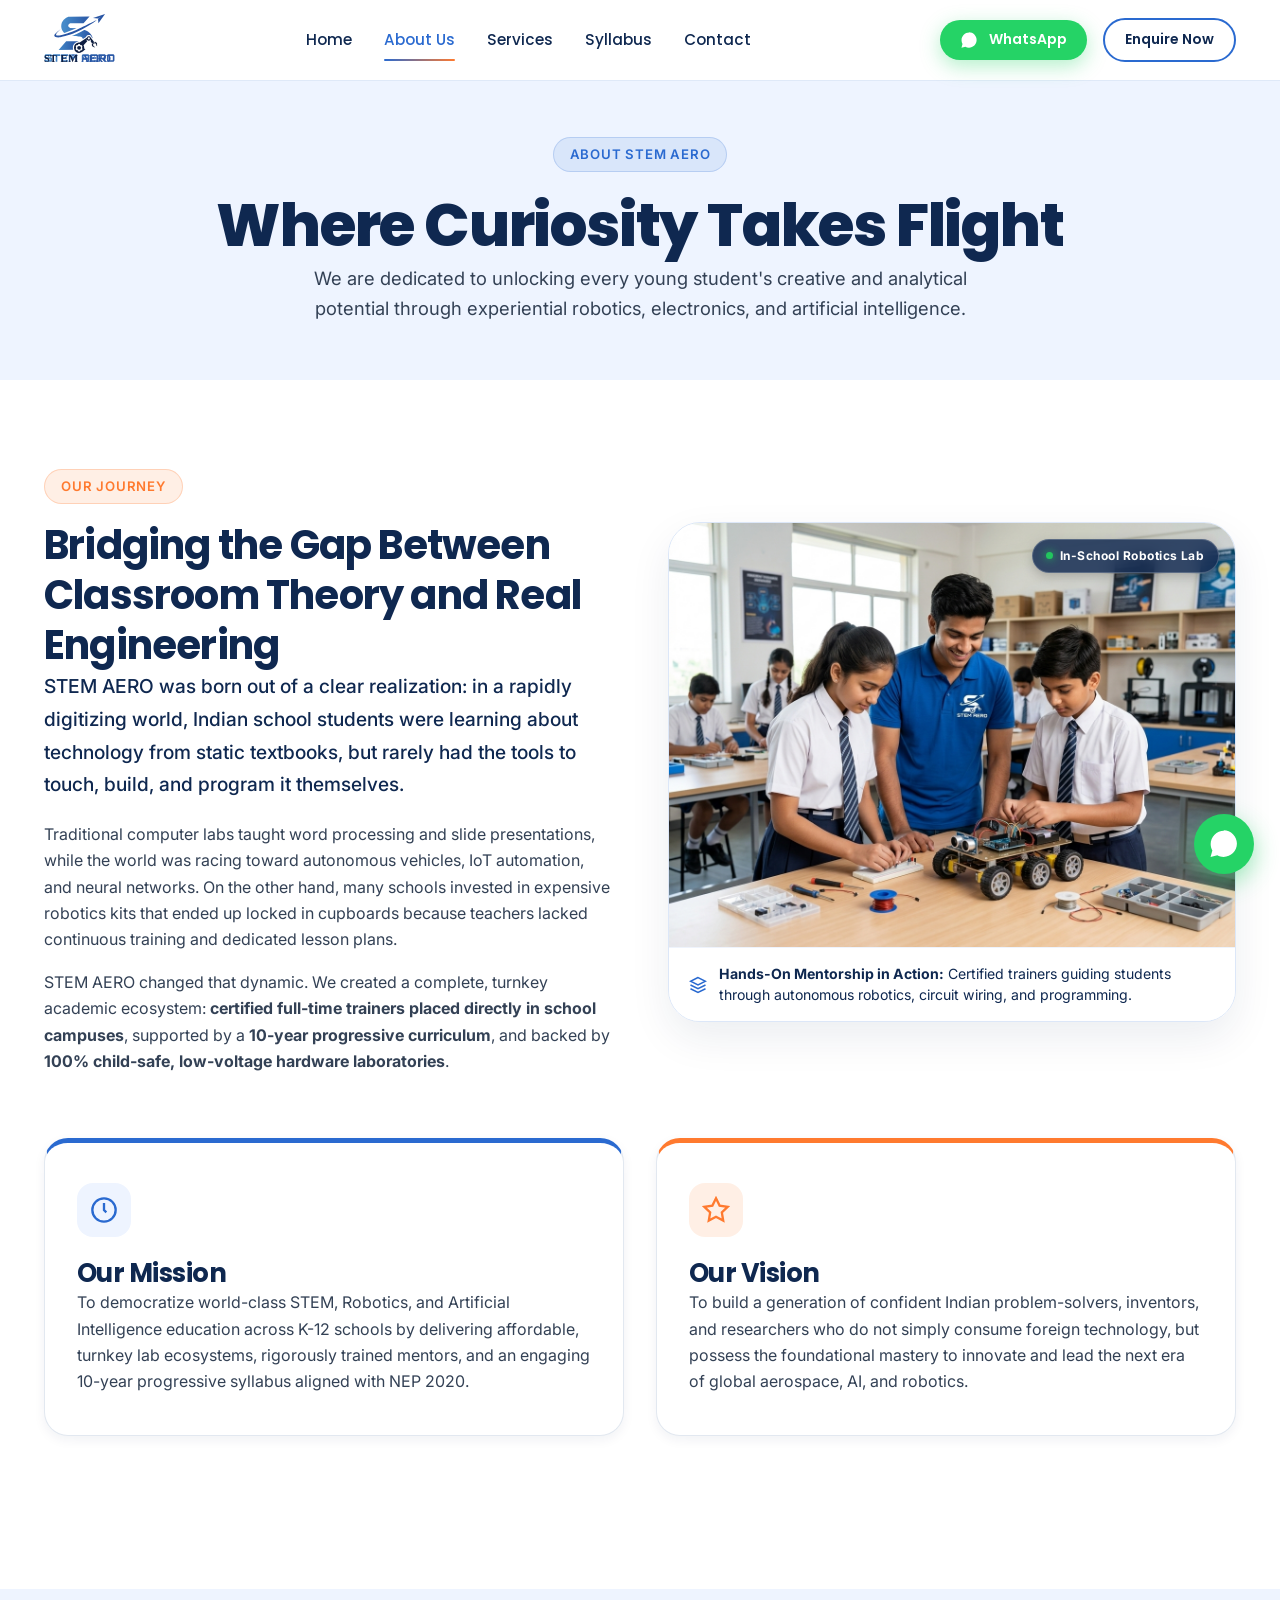
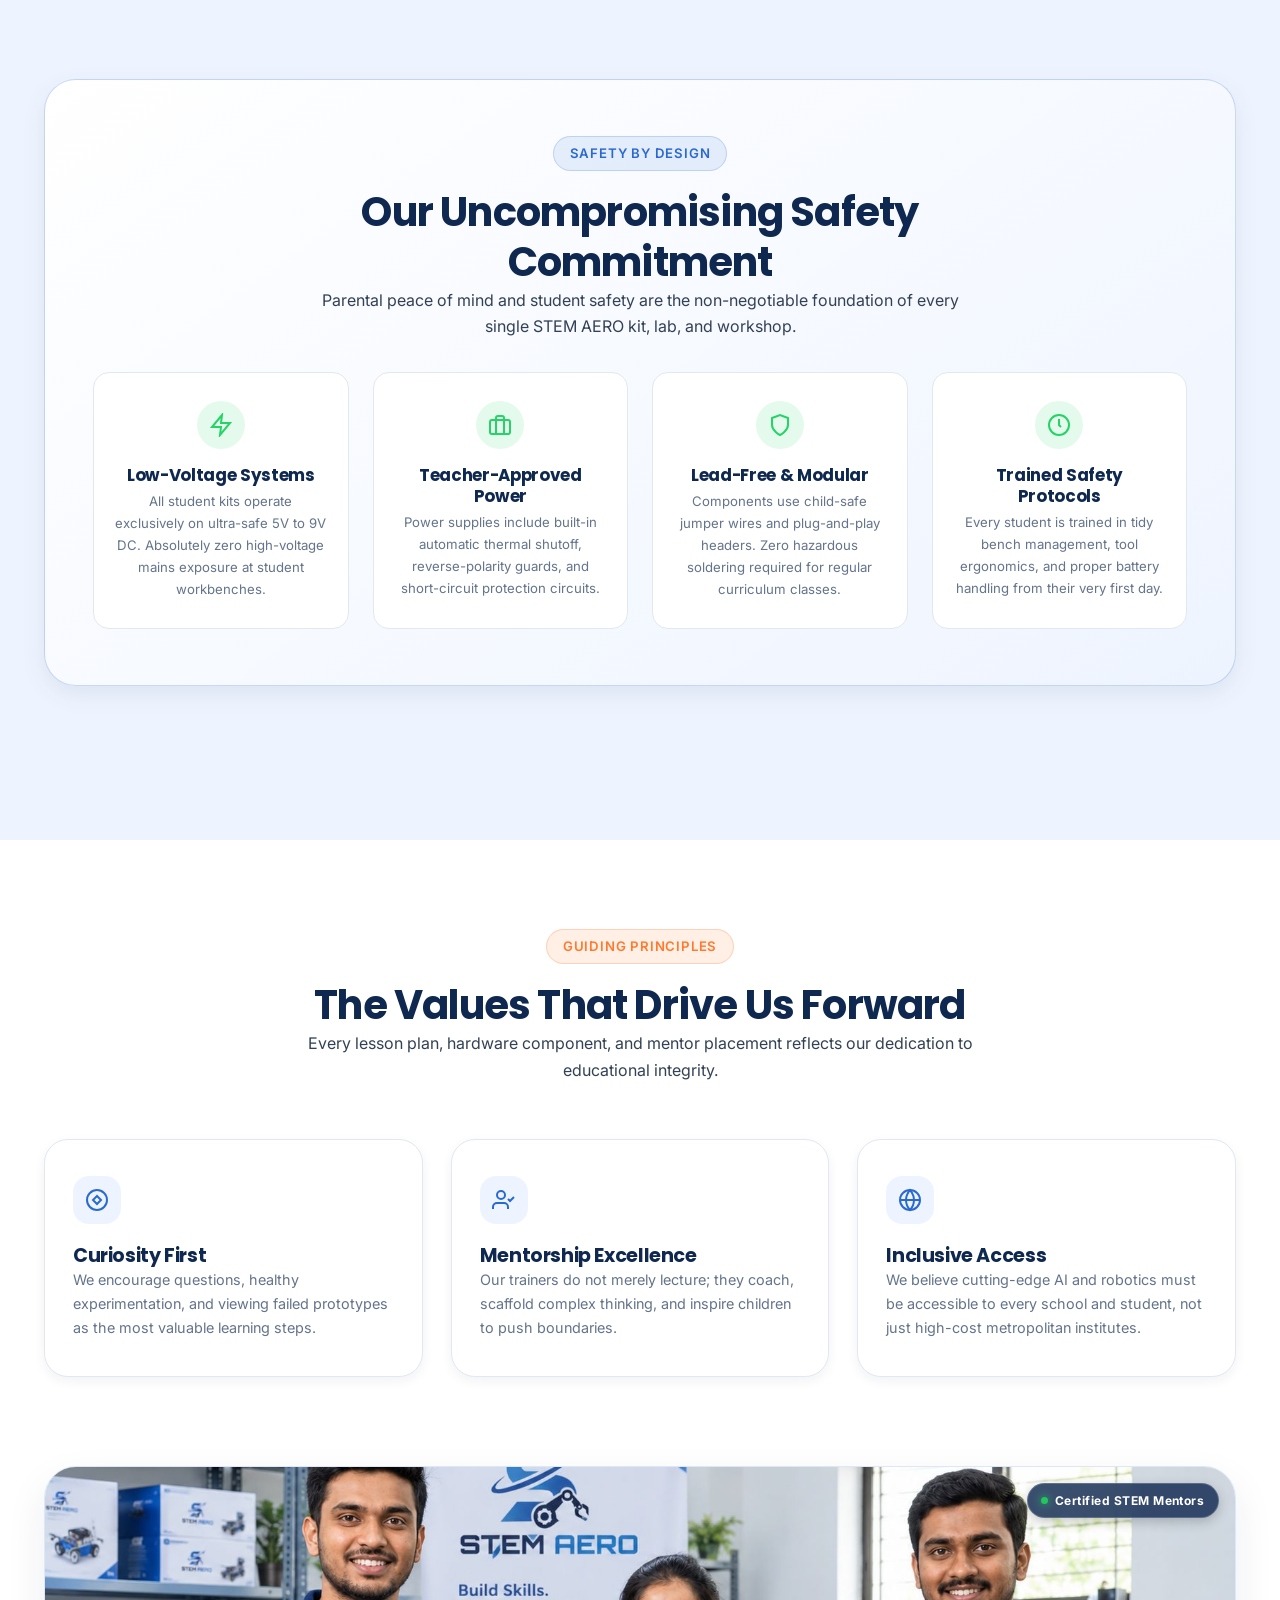
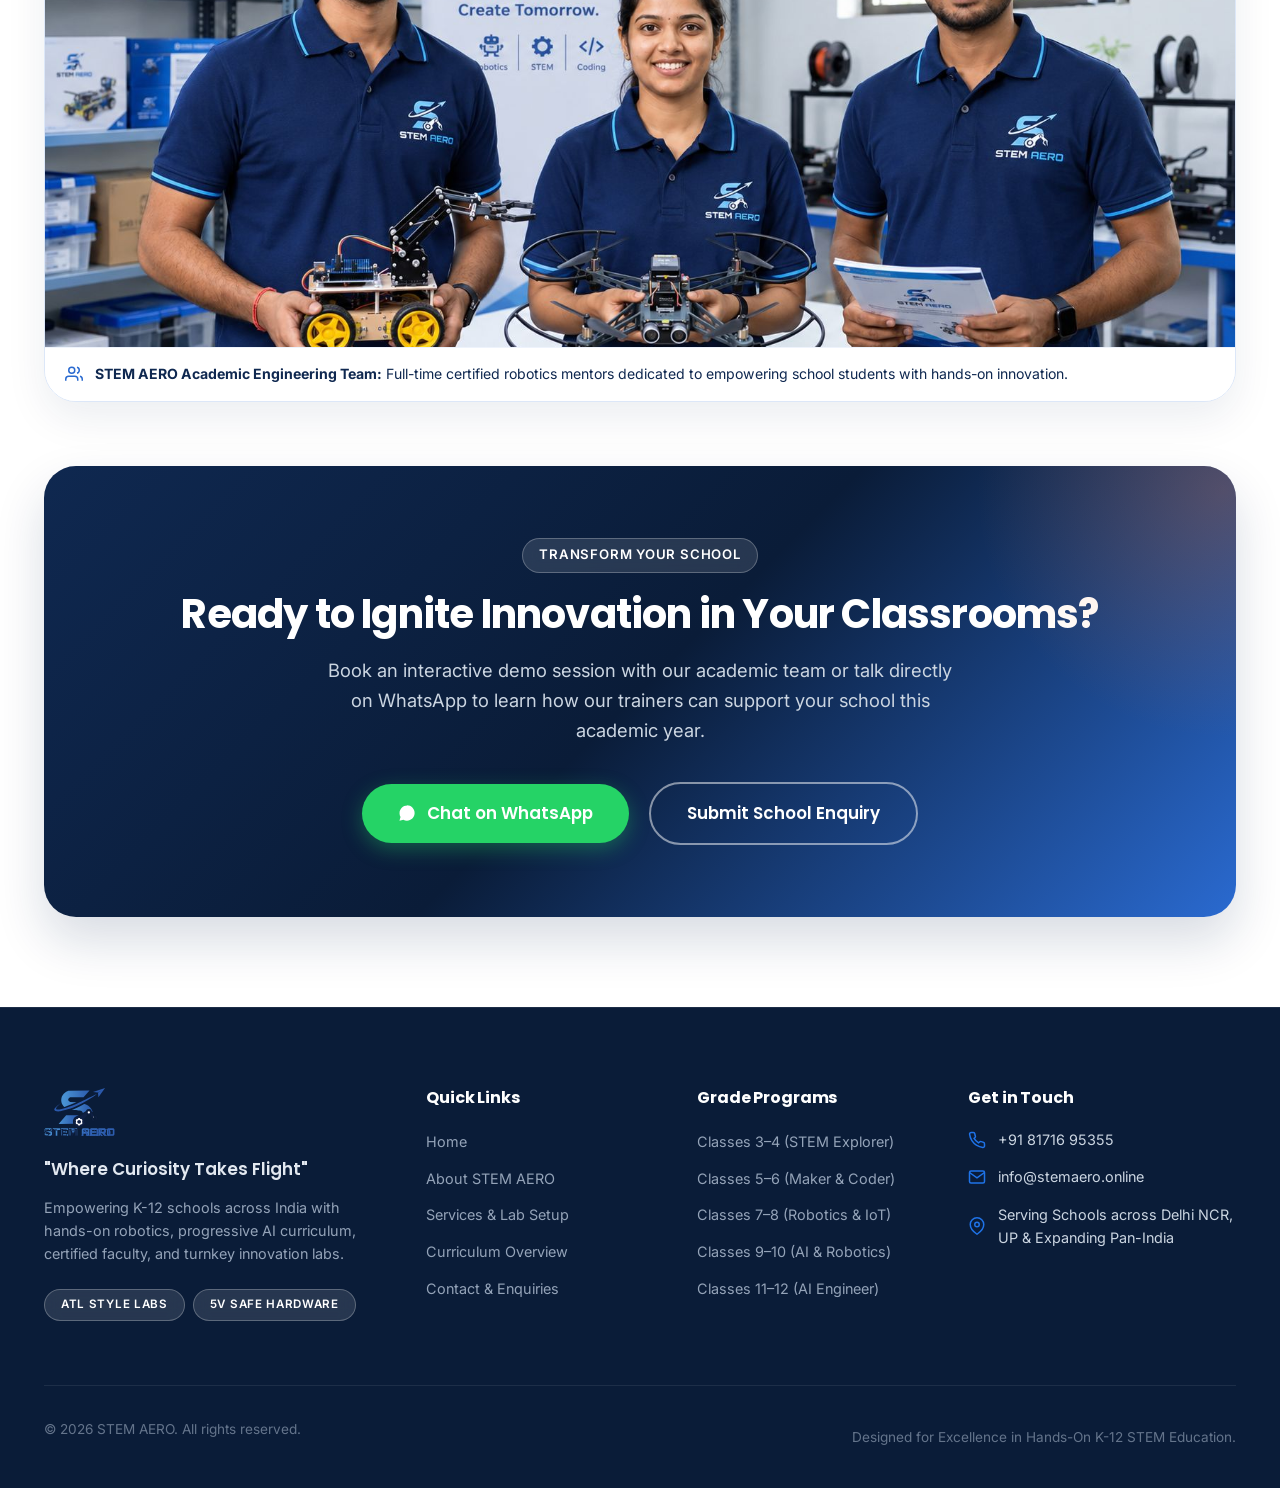
<file: about.html>
<!DOCTYPE html>
<html lang="en">
<head>
  <meta charset="UTF-8">
  <meta name="viewport" content="width=device-width, initial-scale=1.0">
  <title>About Us | STEM AERO - Where Curiosity Takes Flight</title>
  <meta name="description" content="Learn about STEM AERO's mission, pedagogical vision, safety commitments, and the journey of empowering school students with robotics and AI innovation.">
  <meta name="keywords" content="About STEM AERO, STEM education mission, robotics lab safety, school robotics training, K-12 STEM values">
  <link rel="canonical" href="https://stemaero.online/about.html">

  <!-- Open Graph -->
  <meta property="og:type" content="website">
  <meta property="og:title" content="About STEM AERO | Where Curiosity Takes Flight">
  <meta property="og:description" content="Discover how STEM AERO is transforming K-12 education through safe physical computing, dedicated trainers, and progressive curriculum.">
  <meta property="og:image" content="assets/img/logo.svg">
  <meta property="og:url" content="https://stemaero.online/about.html">

  <!-- Favicon -->
  <link rel="icon" type="image/svg+xml" href="assets/img/logo.svg">

  <!-- Google Fonts -->
  <link rel="preconnect" href="https://fonts.googleapis.com">
  <link rel="preconnect" href="https://fonts.gstatic.com" crossorigin>
  <link href="https://fonts.googleapis.com/css2?family=Inter:wght@400;500;600;700&family=Poppins:wght@600;700;800&display=swap" rel="stylesheet">

  <!-- Custom CSS -->
  <link rel="stylesheet" href="css/style.css">
</head>
<body>

  <!-- ==========================================================================
       PAGE PRELOADER (Simple Rocket Launch with STEM AERO Logo)
       ========================================================================== -->
  <div id="page-preloader" class="page-preloader" aria-hidden="true">
    <div class="rocket-loader-stage">
      <div class="simple-rocket-ship" id="simple-rocket">
        <!-- Thruster Fire at Rocket Base -->
        <div class="rocket-engine-fire">
          <div class="fire-flame-outer"></div>
          <div class="fire-flame-inner"></div>
        </div>

        <!-- Sleek Modern Vector Rocket Ship -->
        <svg class="rocket-svg-graphic" viewBox="0 0 160 280" xmlns="http://www.w3.org/2000/svg">
          <defs>
            <linearGradient id="rocketBodyGrad" x1="0%" y1="0%" x2="100%" y2="0%">
              <stop offset="0%" stop-color="#FFFFFF"/>
              <stop offset="25%" stop-color="#F4F8FC"/>
              <stop offset="75%" stop-color="#E2ECF8"/>
              <stop offset="100%" stop-color="#CBD8EA"/>
            </linearGradient>
            <linearGradient id="rocketNoseGrad" x1="0%" y1="0%" x2="100%" y2="0%">
              <stop offset="0%" stop-color="#1B4EA1"/>
              <stop offset="50%" stop-color="#2A6AD0"/>
              <stop offset="100%" stop-color="#1F73E8"/>
            </linearGradient>
            <linearGradient id="rocketFinGrad" x1="0%" y1="0%" x2="100%" y2="100%">
              <stop offset="0%" stop-color="#FF7A2F"/>
              <stop offset="100%" stop-color="#2A6AD0"/>
            </linearGradient>
          </defs>

          <!-- Modern Swept Delta Fins -->
          <path d="M 48 165 L 18 226 C 15 232, 23 236, 34 231 L 48 214 Z" fill="url(#rocketFinGrad)"/>
          <path d="M 112 165 L 142 226 C 145 232, 137 236, 126 231 L 112 214 Z" fill="url(#rocketFinGrad)"/>

          <!-- Engine Thruster Nozzle -->
          <path d="M 65 224 L 95 224 L 91 242 L 69 242 Z" fill="#0F2850"/>
          <ellipse cx="80" cy="242" rx="11" ry="3.5" fill="#FF7A2F"/>

          <!-- Slender Modern Fuselage Body -->
          <path d="M 80 16 C 56 52, 46 112, 46 224 L 114 224 C 114 112, 104 52, 80 16 Z" fill="url(#rocketBodyGrad)"/>
          
          <!-- Aerodynamic Specular Highlight -->
          <path d="M 80 18 C 66 50, 56 105, 55 218 L 62 218 C 64 105, 73 50, 80 18 Z" fill="#FFFFFF" opacity="0.65"/>

          <!-- Sharp Needle Nose Cone -->
          <path d="M 80 16 C 68 40, 57 70, 53 92 L 107 92 C 103 70, 92 40, 80 16 Z" fill="url(#rocketNoseGrad)"/>
          <circle cx="80" cy="16" r="3" fill="#FF7A2F"/>

          <!-- Modern Minimalist Accent Rings -->
          <rect x="49" y="96" width="62" height="5" rx="1.5" fill="#FF7A2F"/>
          <rect x="47" y="210" width="66" height="5" rx="1.5" fill="#2A6AD0"/>
        </svg>

        <!-- STEM AERO Emblem Badge on Rocket Fuselage -->
        <div class="rocket-fuselage-badge">
          <img src="assets/img/only_logo.svg" alt="STEM AERO Emblem" class="rocket-badge-logo">
        </div>
      </div>

      <!-- Smoke Burst Ring -->
      <div class="rocket-launch-smoke"></div>

      <!-- Tagline & Brand Caption -->
      <div class="rocket-tagline-text">
        <span class="tagline-brand">STEM AERO</span>
        <span class="tagline-sub">Where Curiosity Takes Flight</span>
      </div>
    </div>
  </div>


  <!-- ==========================================================================
       HEADER & NAVIGATION
       ========================================================================== -->
  <header class="navbar" id="top-navbar">
    <div class="container nav-container">
      <a href="index.html" class="brand-link" aria-label="STEM AERO - Home">
        <img src="assets/img/logo.svg" alt="STEM AERO Logo" class="brand-logo-img" width="160" height="52">
      </a>

      <nav class="nav-links" aria-label="Primary Navigation">
        <a href="index.html" class="nav-item">Home</a>
        <a href="about.html" class="nav-item active">About Us</a>
        <a href="services.html" class="nav-item">Services</a>
        <a href="syllabus.html" class="nav-item">Syllabus</a>
        <a href="contact.html" class="nav-item">Contact</a>
      </nav>

      <div class="nav-actions">
        <a href="https://wa.me/918171695355?text=Hello%20STEM%20AERO%2C%20I%20would%20like%20to%20know%20more%20about%20your%20programs." target="_blank" rel="noopener noreferrer" class="btn btn-whatsapp btn-sm">
          <svg viewBox="0 0 24 24" fill="currentColor"><path d="M12.031 6.172c-3.181 0-5.767 2.586-5.768 5.766-.001 1.298.38 2.27 1.019 3.287l-.582 2.128 2.182-.573c.978.58 1.911.928 3.149.929 3.182 0 5.767-2.587 5.768-5.766.001-3.187-2.575-5.771-5.768-5.771zm3.392 8.244c-.144.405-.837.774-1.17.824-.299.045-.677.063-1.092-.069-.252-.08-.575-.187-.988-.365-1.739-.751-2.874-2.502-2.961-2.617-.087-.116-.708-.941-.708-1.793s.448-1.273.607-1.446c.159-.173.346-.217.462-.217l.332.007c.106.005.249-.04.39.299.144.347.491 1.2.534 1.288.043.087.072.188.014.304-.058.116-.087.188-.173.289l-.26.304c-.087.086-.177.18-.076.354.101.174.449.741.964 1.201.662.591 1.221.774 1.394.861.174.086.275.073.376-.044.101-.116.433-.506.549-.68.116-.173.231-.144.39-.086s1.011.477 1.184.564.289.13.332.203c.044.072.044.419-.1.824zm-3.423-12.416c-5.522 0-10 4.478-10 10 0 1.772.463 3.437 1.274 4.885l-1.353 4.943 5.068-1.33c1.402.766 3.003 1.202 4.708 1.202 5.522 0 10-4.478 10-10 0-5.522-4.478-10-10-10z"/></svg>
          WhatsApp
        </a>
        <a href="contact.html" class="btn btn-outline btn-sm">Enquire Now</a>
        <button class="mobile-toggle" aria-label="Toggle mobile menu" aria-expanded="false">
          <span></span>
          <span></span>
          <span></span>
        </button>
      </div>
    </div>

    <!-- Mobile Drawer -->
    <div class="mobile-menu-drawer" aria-label="Mobile Navigation">
      <a href="index.html" class="nav-item">Home</a>
      <a href="about.html" class="nav-item active">About Us</a>
      <a href="services.html" class="nav-item">Services & Lab Setup</a>
      <a href="syllabus.html" class="nav-item">Curriculum (Classes 3–12)</a>
      <a href="contact.html" class="nav-item">Contact & Enquiries</a>
      <div style="margin-top: 1.5rem; display: flex; flex-direction: column; gap: 0.75rem;">
        <a href="https://wa.me/918171695355" target="_blank" rel="noopener noreferrer" class="btn btn-whatsapp">Chat on WhatsApp</a>
        <a href="contact.html" class="btn btn-primary">Book School Demo</a>
      </div>
    </div>
  </header>

  <!-- ==========================================================================
       MAIN CONTENT: ABOUT STEM AERO
       ========================================================================== -->
  <main id="main-content">
    <!-- Breadcrumb & Header Banner -->
    <section class="section section-tint page-hero-banner">
      <div class="container text-center" style="text-align: center;">
        <span class="badge badge-blue">About STEM AERO</span>
        <h1>Where Curiosity Takes Flight</h1>
        <p style="max-width: 680px; margin: 0 auto; font-size: 1.15rem; color: var(--text-body);">
          We are dedicated to unlocking every young student's creative and analytical potential through experiential robotics, electronics, and artificial intelligence.
        </p>
      </div>
    </section>

    <!-- The Origin Story -->
    <section class="section" aria-label="The STEM AERO Story">
      <div class="container">
        <div class="story-grid">
          <div>
            <span class="badge badge-orange">Our Journey</span>
            <h2>Bridging the Gap Between Classroom Theory and Real Engineering</h2>
            <p class="story-lead">
              STEM AERO was born out of a clear realization: in a rapidly digitizing world, Indian school students were learning about technology from static textbooks, but rarely had the tools to touch, build, and program it themselves.
            </p>
            <p>
              Traditional computer labs taught word processing and slide presentations, while the world was racing toward autonomous vehicles, IoT automation, and neural networks. On the other hand, many schools invested in expensive robotics kits that ended up locked in cupboards because teachers lacked continuous training and dedicated lesson plans.
            </p>
            <p>
              STEM AERO changed that dynamic. We created a complete, turnkey academic ecosystem: <strong>certified full-time trainers placed directly in school campuses</strong>, supported by a <strong>10-year progressive curriculum</strong>, and backed by <strong>100% child-safe, low-voltage hardware laboratories</strong>.
            </p>
          </div>

          <!-- Real Action Photography: School Workshop Action -->
          <div>
            <div class="real-photo-card">
              <div class="real-photo-frame" style="aspect-ratio: 4/3;">
                <img src="assets/img/stem-lab-mentorship.jpg" alt="STEM AERO Trainer mentoring students in school robotics lab" class="real-photo-img" width="700" height="525" loading="lazy">
                <div class="real-photo-badge">
                  <span class="badge-live-pulse"></span>
                  <span>In-School Robotics Lab</span>
                </div>
              </div>
              <div class="real-photo-caption">
                <svg viewBox="0 0 24 24" fill="none" stroke="currentColor" stroke-width="2"><path d="M12 2L2 7l10 5 10-5-10-5z"></path><path d="M2 17l10 5 10-5"></path><path d="M2 12l10 5 10-5"></path></svg>
                <span><strong>Hands-On Mentorship in Action:</strong> Certified trainers guiding students through autonomous robotics, circuit wiring, and programming.</span>
              </div>
            </div>
          </div>
        </div>

        <!-- Mission & Vision Cards -->
        <div class="mission-vision-grid">
          <div class="mv-card mission">
            <div class="mv-icon">
              <svg viewBox="0 0 24 24" fill="none" stroke="currentColor" stroke-width="2"><circle cx="12" cy="12" r="10"></circle><polyline points="12 6 12 12 14 14"></polyline></svg>
            </div>
            <h3>Our Mission</h3>
            <p>
              To democratize world-class STEM, Robotics, and Artificial Intelligence education across K-12 schools by delivering affordable, turnkey lab ecosystems, rigorously trained mentors, and an engaging 10-year progressive syllabus aligned with NEP 2020.
            </p>
          </div>

          <div class="mv-card vision">
            <div class="mv-icon">
              <svg viewBox="0 0 24 24" fill="none" stroke="currentColor" stroke-width="2"><polygon points="12 2 15.09 8.26 22 9.27 17 14.14 18.18 21.02 12 17.77 5.82 21.02 7 14.14 2 9.27 8.91 8.26 12 2"></polygon></svg>
            </div>
            <h3>Our Vision</h3>
            <p>
              To build a generation of confident Indian problem-solvers, inventors, and researchers who do not simply consume foreign technology, but possess the foundational mastery to innovate and lead the next era of global aerospace, AI, and robotics.
            </p>
          </div>
        </div>
      </div>
    </section>

    <!-- ==========================================================================
       SAFETY COMMITMENT (Crucial Section)
       ========================================================================== -->
    <section class="section section-tint" id="safety-commitment" aria-label="Lab Safety Standards">
      <div class="container">
        <div class="safety-box">
          <div style="text-align: center; max-width: 680px; margin: 0 auto;">
            <span class="badge badge-blue">Safety by Design</span>
            <h2>Our Uncompromising Safety Commitment</h2>
            <p style="color: var(--text-body);">
              Parental peace of mind and student safety are the non-negotiable foundation of every single STEM AERO kit, lab, and workshop.
            </p>
          </div>

          <div class="safety-grid">
            <div class="safety-card">
              <div class="safety-card-icon">
                <svg viewBox="0 0 24 24" fill="none" stroke="currentColor" stroke-width="2"><path d="M13 2L3 14h9l-1 8 10-12h-9l1-8z"></path></svg>
              </div>
              <h4 class="safety-card-title">Low-Voltage Systems</h4>
              <p class="safety-card-desc">All student kits operate exclusively on ultra-safe 5V to 9V DC. Absolutely zero high-voltage mains exposure at student workbenches.</p>
            </div>

            <div class="safety-card">
              <div class="safety-card-icon">
                <svg viewBox="0 0 24 24" fill="none" stroke="currentColor" stroke-width="2"><rect x="2" y="7" width="20" height="14" rx="2" ry="2"></rect><path d="M16 21V5a2 2 0 0 0-2-2h-4a2 2 0 0 0-2 2v16"></path></svg>
              </div>
              <h4 class="safety-card-title">Teacher-Approved Power</h4>
              <p class="safety-card-desc">Power supplies include built-in automatic thermal shutoff, reverse-polarity guards, and short-circuit protection circuits.</p>
            </div>

            <div class="safety-card">
              <div class="safety-card-icon">
                <svg viewBox="0 0 24 24" fill="none" stroke="currentColor" stroke-width="2"><path d="M12 22s8-4 8-10V5l-8-3-8 3v7c0 6 8 10 8 10z"></path></svg>
              </div>
              <h4 class="safety-card-title">Lead-Free & Modular</h4>
              <p class="safety-card-desc">Components use child-safe jumper wires and plug-and-play headers. Zero hazardous soldering required for regular curriculum classes.</p>
            </div>

            <div class="safety-card">
              <div class="safety-card-icon">
                <svg viewBox="0 0 24 24" fill="none" stroke="currentColor" stroke-width="2"><circle cx="12" cy="12" r="10"></circle><polyline points="12 6 12 12 14 14"></polyline></svg>
              </div>
              <h4 class="safety-card-title">Trained Safety Protocols</h4>
              <p class="safety-card-desc">Every student is trained in tidy bench management, tool ergonomics, and proper battery handling from their very first day.</p>
            </div>
          </div>
        </div>
      </div>
    </section>

    <!-- Core Values -->
    <section class="section" aria-label="Core Values">
      <div class="container">
        <div class="section-header">
          <span class="badge badge-orange">Guiding Principles</span>
          <h2>The Values That Drive Us Forward</h2>
          <p>Every lesson plan, hardware component, and mentor placement reflects our dedication to educational integrity.</p>
        </div>

        <div class="values-grid">
          <div class="value-card">
            <div class="value-icon">
              <svg viewBox="0 0 24 24" fill="none" stroke="currentColor" stroke-width="2"><circle cx="12" cy="12" r="10"></circle><polygon points="12 8 8 12 12 16 16 12 12 8"></polygon></svg>
            </div>
            <h4>Curiosity First</h4>
            <p style="color: var(--text-muted); font-size: 0.9rem;">We encourage questions, healthy experimentation, and viewing failed prototypes as the most valuable learning steps.</p>
          </div>

          <div class="value-card">
            <div class="value-icon">
              <svg viewBox="0 0 24 24" fill="none" stroke="currentColor" stroke-width="2"><path d="M16 21v-2a4 4 0 0 0-4-4H5a4 4 0 0 0-4 4v2"></path><circle cx="9" cy="7" r="4"></circle><polyline points="16 11 18 13 22 9"></polyline></svg>
            </div>
            <h4>Mentorship Excellence</h4>
            <p style="color: var(--text-muted); font-size: 0.9rem;">Our trainers do not merely lecture; they coach, scaffold complex thinking, and inspire children to push boundaries.</p>
          </div>

          <div class="value-card">
            <div class="value-icon">
              <svg viewBox="0 0 24 24" fill="none" stroke="currentColor" stroke-width="2"><circle cx="12" cy="12" r="10"></circle><line x1="2" y1="12" x2="22" y2="12"></line><path d="M12 2a15.3 15.3 0 0 1 4 10 15.3 15.3 0 0 1-4 10 15.3 15.3 0 0 1-4-10 15.3 15.3 0 0 1 4-10z"></path></svg>
            </div>
            <h4>Inclusive Access</h4>
            <p style="color: var(--text-muted); font-size: 0.9rem;">We believe cutting-edge AI and robotics must be accessible to every school and student, not just high-cost metropolitan institutes.</p>
          </div>
        </div>
      </div>
    </section>

    <!-- Real Action Photography: Team & Lab Setup -->
    <div class="container" style="margin-bottom: 4rem;">
      <div class="real-photo-card">
        <div class="real-photo-frame" style="aspect-ratio: 16/9; max-height: 480px;">
          <img src="assets/img/stem-academic-team.jpg" alt="STEM AERO Academic Mentors and Innovation Lab Setup" class="real-photo-img" width="1200" height="675" loading="lazy">
          <div class="real-photo-badge">
            <span class="badge-live-pulse"></span>
            <span>Certified STEM Mentors</span>
          </div>
        </div>
        <div class="real-photo-caption">
          <svg viewBox="0 0 24 24" fill="none" stroke="currentColor" stroke-width="2"><path d="M17 21v-2a4 4 0 0 0-4-4H5a4 4 0 0 0-4 4v2"></path><circle cx="9" cy="7" r="4"></circle><path d="M23 21v-2a4 4 0 0 0-3-3.87"></path><path d="M16 3.13a4 4 0 0 1 0 7.75"></path></svg>
          <span><strong>STEM AERO Academic Engineering Team:</strong> Full-time certified robotics mentors dedicated to empowering school students with hands-on innovation.</span>
        </div>
      </div>
    </div>

    <!-- Final CTA Banner -->
    <section class="section" style="padding-top: 0;">
      <div class="container">
        <div class="cta-banner-card">
          <span class="badge badge-white">Transform Your School</span>
          <h2>Ready to Ignite Innovation in Your Classrooms?</h2>
          <p>Book an interactive demo session with our academic team or talk directly on WhatsApp to learn how our trainers can support your school this academic year.</p>
          <div class="cta-banner-actions">
            <a href="https://wa.me/918171695355?text=Hello%20STEM%20AERO%2C%20I%20would%20like%20to%20schedule%20a%20discussion%20about%20bringing%20your%20programs%20to%20our%20school." target="_blank" rel="noopener noreferrer" class="btn btn-whatsapp btn-lg">
              <svg viewBox="0 0 24 24" fill="currentColor"><path d="M12.031 6.172c-3.181 0-5.767 2.586-5.768 5.766-.001 1.298.38 2.27 1.019 3.287l-.582 2.128 2.182-.573c.978.58 1.911.928 3.149.929 3.182 0 5.767-2.587 5.768-5.766.001-3.187-2.575-5.771-5.768-5.771zm3.392 8.244c-.144.405-.837.774-1.17.824-.299.045-.677.063-1.092-.069-.252-.08-.575-.187-.988-.365-1.739-.751-2.874-2.502-2.961-2.617-.087-.116-.708-.941-.708-1.793s.448-1.273.607-1.446c.159-.173.346-.217.462-.217l.332.007c.106.005.249-.04.39.299.144.347.491 1.2.534 1.288.043.087.072.188.014.304-.058.116-.087.188-.173.289l-.26.304c-.087.086-.177.18-.076.354.101.174.449.741.964 1.201.662.591 1.221.774 1.394.861.174.086.275.073.376-.044.101-.116.433-.506.549-.68.116-.173.231-.144.39-.086s1.011.477 1.184.564.289.13.332.203c.044.072.044.419-.1.824zm-3.423-12.416c-5.522 0-10 4.478-10 10 0 1.772.463 3.437 1.274 4.885l-1.353 4.943 5.068-1.33c1.402.766 3.003 1.202 4.708 1.202 5.522 0 10-4.478 10-10 0-5.522-4.478-10-10-10z"/></svg>
              Chat on WhatsApp
            </a>
            <a href="contact.html" class="btn btn-outline-white btn-lg">Submit School Enquiry</a>
          </div>
        </div>
      </div>
    </section>
  </main>

  <!-- ==========================================================================
       FOOTER
       ========================================================================== -->
  <footer class="footer">
    <div class="container">
      <div class="footer-grid">
        <div class="footer-brand">
          <a href="index.html" aria-label="STEM AERO Home">
            <img src="assets/img/logo.svg" alt="STEM AERO Logo" class="brand-logo-img" width="160" height="52">
          </a>
          <p class="footer-tagline">"Where Curiosity Takes Flight"</p>
          <p class="footer-desc">
            Empowering K-12 schools across India with hands-on robotics, progressive AI curriculum, certified faculty, and turnkey innovation labs.
          </p>
          <div style="display: flex; gap: 0.5rem; flex-wrap: wrap;">
            <span class="badge badge-white" style="font-size: 0.725rem; margin-bottom: 0;">ATL Style Labs</span>
            <span class="badge badge-white" style="font-size: 0.725rem; margin-bottom: 0;">5V Safe Hardware</span>
          </div>
        </div>

        <div>
          <h4 class="footer-heading">Quick Links</h4>
          <ul class="footer-links-list">
            <li class="footer-link-item"><a href="index.html">Home</a></li>
            <li class="footer-link-item"><a href="about.html">About STEM AERO</a></li>
            <li class="footer-link-item"><a href="services.html">Services & Lab Setup</a></li>
            <li class="footer-link-item"><a href="syllabus.html">Curriculum Overview</a></li>
            <li class="footer-link-item"><a href="contact.html">Contact & Enquiries</a></li>
          </ul>
        </div>

        <div>
          <h4 class="footer-heading">Grade Programs</h4>
          <ul class="footer-links-list">
            <li class="footer-link-item"><a href="syllabus.html#class-3">Classes 3–4 (STEM Explorer)</a></li>
            <li class="footer-link-item"><a href="syllabus.html#class-5">Classes 5–6 (Maker & Coder)</a></li>
            <li class="footer-link-item"><a href="syllabus.html#class-7">Classes 7–8 (Robotics & IoT)</a></li>
            <li class="footer-link-item"><a href="syllabus.html#class-9">Classes 9–10 (AI & Robotics)</a></li>
            <li class="footer-link-item"><a href="syllabus.html#class-11">Classes 11–12 (AI Engineer)</a></li>
          </ul>
        </div>

        <div>
          <h4 class="footer-heading">Get in Touch</h4>
          <div class="footer-contact-item">
            <svg viewBox="0 0 24 24" fill="none" stroke="currentColor" stroke-width="2"><path d="M22 16.92v3a2 2 0 0 1-2.18 2 19.79 19.79 0 0 1-8.63-3.07 19.5 19.5 0 0 1-6-6 19.79 19.79 0 0 1-3.07-8.67A2 2 0 0 1 4.11 2h3a2 2 0 0 1 2 1.72 12.84 12.84 0 0 0 .7 2.81 2 2 0 0 1-.45 2.11L8.09 9.91a16 16 0 0 0 6 6l1.27-1.27a2 2 0 0 1 2.11-.45 12.84 12.84 0 0 0 2.81.7A2 2 0 0 1 22 16.92z"></path></svg>
            <a href="https://wa.me/918171695355" target="_blank" rel="noopener noreferrer" style="color: inherit;">+91 81716 95355</a>
          </div>
          <div class="footer-contact-item">
            <svg viewBox="0 0 24 24" fill="none" stroke="currentColor" stroke-width="2"><path d="M4 4h16c1.1 0 2 .9 2 2v12c0 1.1-.9 2-2 2H4c-1.1 0-2-.9-2-2V6c0-1.1.9-2 2-2z"></path><polyline points="22,6 12,13 2,6"></polyline></svg>
            <a href="mailto:info@stemaero.online" style="color: inherit;">info@stemaero.online</a>
          </div>
          <div class="footer-contact-item">
            <svg viewBox="0 0 24 24" fill="none" stroke="currentColor" stroke-width="2"><path d="M21 10c0 7-9 13-9 13s-9-6-9-13a9 9 0 0 1 18 0z"></path><circle cx="12" cy="10" r="3"></circle></svg>
            <span>Serving Schools across Delhi NCR, UP & Expanding Pan-India</span>
          </div>
        </div>
      </div>

      <div class="footer-bottom">
        <p class="footer-bottom-copy">© 2026 STEM AERO. All rights reserved.</p>
        <p class="footer-bottom-copy">Designed for Excellence in Hands-On K-12 STEM Education.</p>
      </div>
    </div>
  </footer>

  <!-- Floating WhatsApp -->
  <a href="https://wa.me/918171695355?text=Hello%20STEM%20AERO%2C%20I%20would%20like%20to%20know%20more%20about%20your%20programs." class="floating-whatsapp" target="_blank" rel="noopener noreferrer" aria-label="Chat with STEM AERO on WhatsApp">
    <svg viewBox="0 0 24 24" fill="currentColor"><path d="M12.031 6.172c-3.181 0-5.767 2.586-5.768 5.766-.001 1.298.38 2.27 1.019 3.287l-.582 2.128 2.182-.573c.978.58 1.911.928 3.149.929 3.182 0 5.767-2.587 5.768-5.766.001-3.187-2.575-5.771-5.768-5.771zm3.392 8.244c-.144.405-.837.774-1.17.824-.299.045-.677.063-1.092-.069-.252-.08-.575-.187-.988-.365-1.739-.751-2.874-2.502-2.961-2.617-.087-.116-.708-.941-.708-1.793s.448-1.273.607-1.446c.159-.173.346-.217.462-.217l.332.007c.106.005.249-.04.39.299.144.347.491 1.2.534 1.288.043.087.072.188.014.304-.058.116-.087.188-.173.289l-.26.304c-.087.086-.177.18-.076.354.101.174.449.741.964 1.201.662.591 1.221.774 1.394.861.174.086.275.073.376-.044.101-.116.433-.506.549-.68.116-.173.231-.144.39-.086s1.011.477 1.184.564.289.13.332.203c.044.072.044.419-.1.824zm-3.423-12.416c-5.522 0-10 4.478-10 10 0 1.772.463 3.437 1.274 4.885l-1.353 4.943 5.068-1.33c1.402.766 3.003 1.202 4.708 1.202 5.522 0 10-4.478 10-10 0-5.522-4.478-10-10-10z"/></svg>
    <span class="floating-whatsapp-tooltip">Chat with us on WhatsApp</span>
  </a>

  <!-- Core JavaScript -->
  <script src="js/script.js"></script>
</body>
</html>
</file>
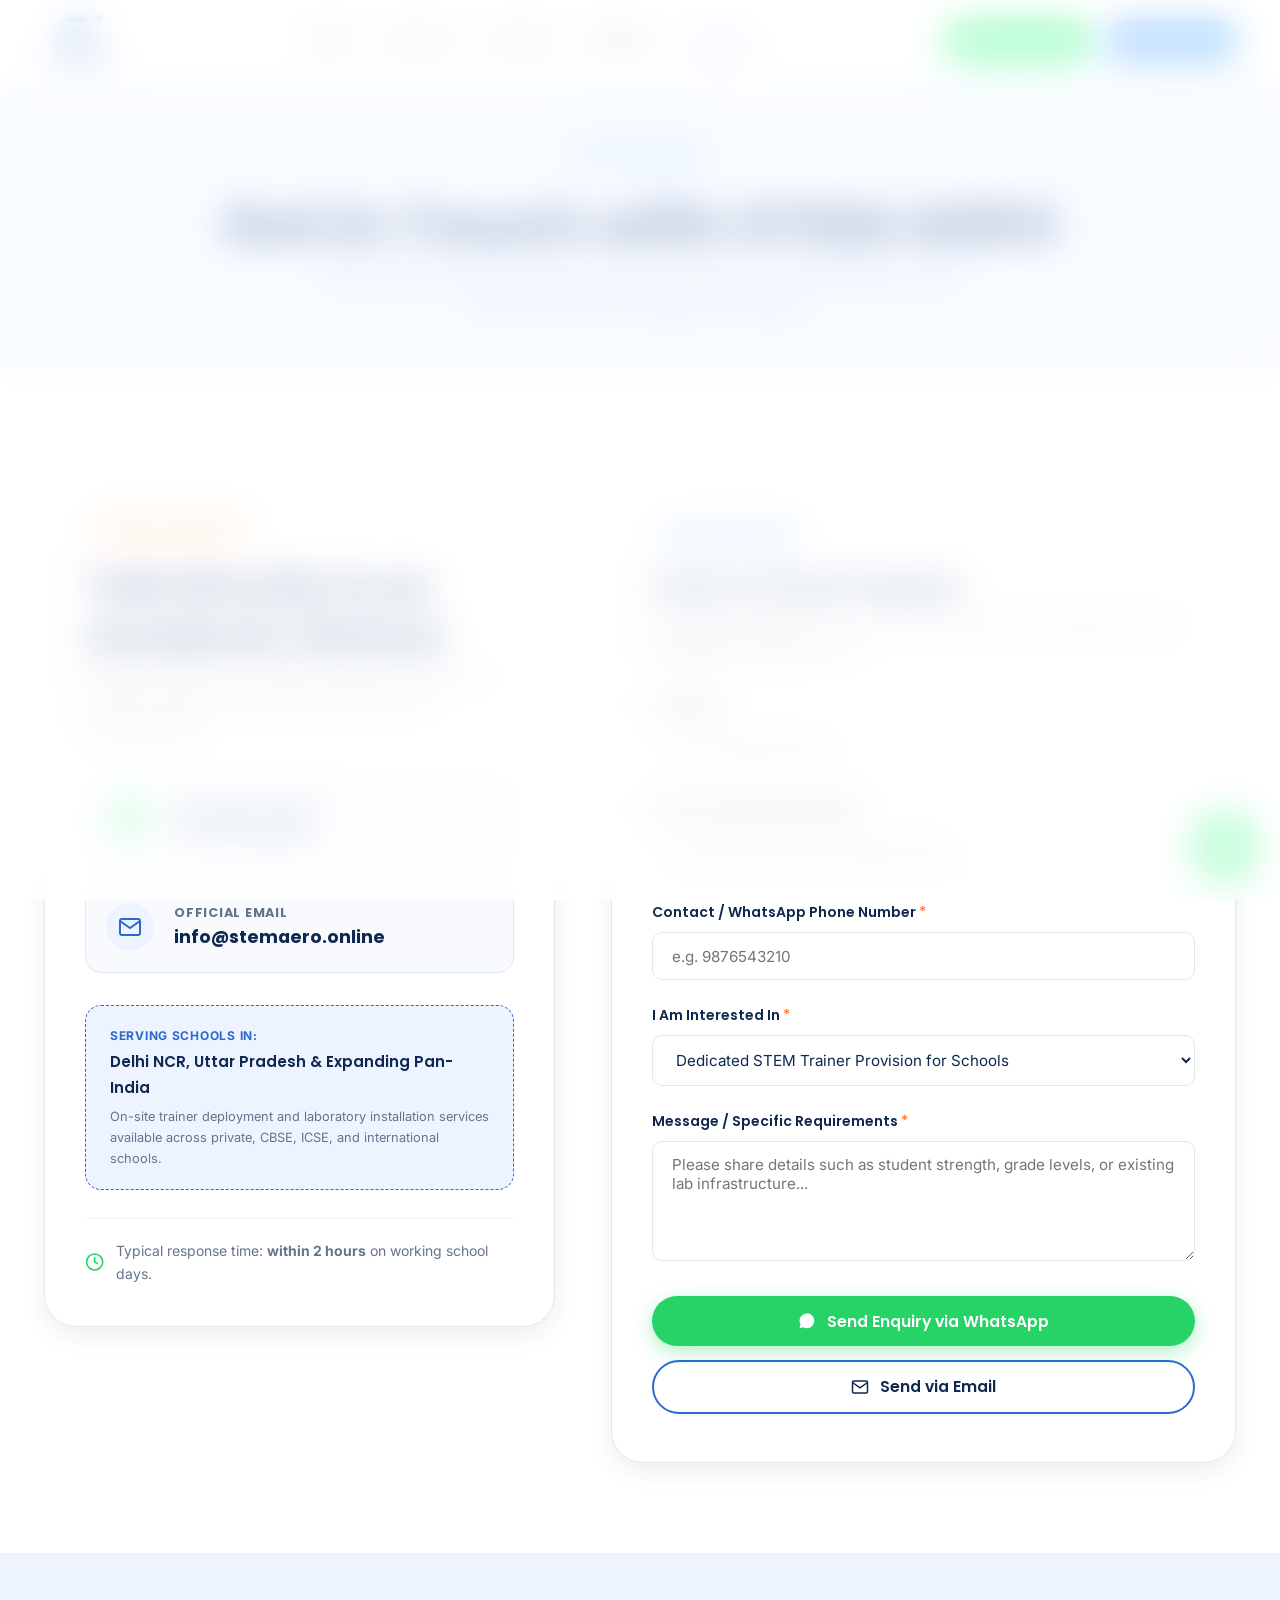
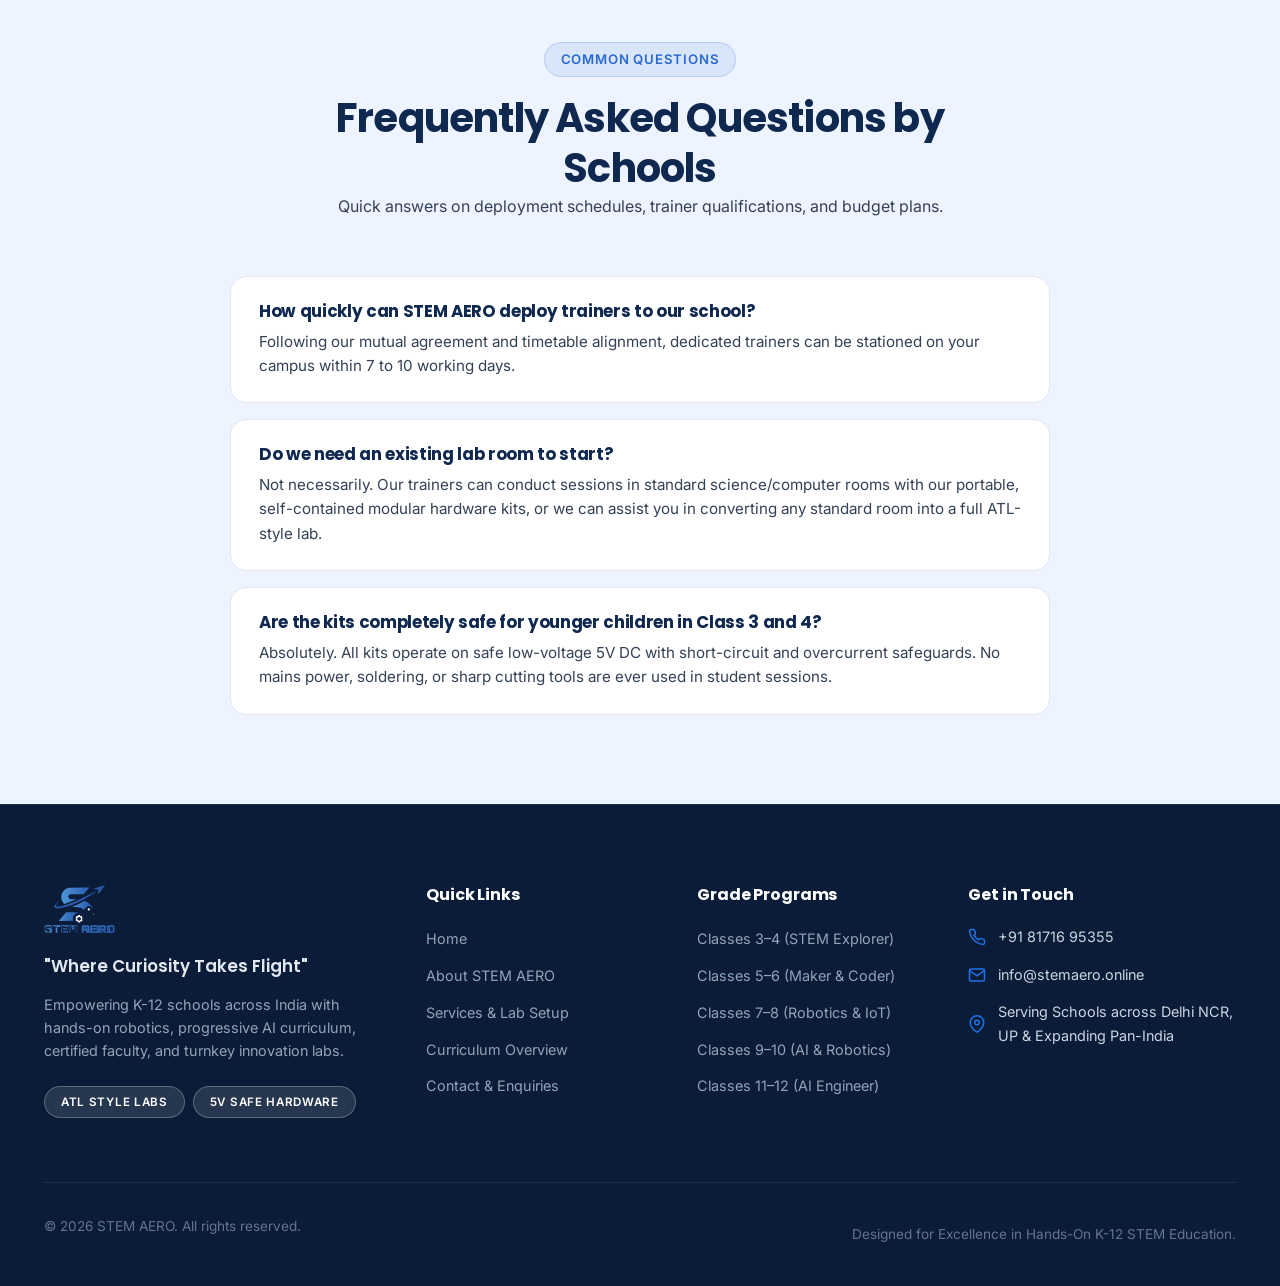
<file: contact.html>
<!DOCTYPE html>
<html lang="en">
<head>
  <meta charset="UTF-8">
  <meta name="viewport" content="width=device-width, initial-scale=1.0">
  <title>Contact Us | STEM AERO - School Partnerships & Enquiries</title>
  <meta name="description" content="Get in touch with STEM AERO to bring STEM trainers, progressive robotics curriculum, and ATL-style AI lab setups to your school. WhatsApp & Email assistance.">
  <meta name="keywords" content="STEM AERO contact, school robotics enquiry, hire STEM trainers, setup robotics lab, STEM AERO phone, STEM AERO WhatsApp">
  <link rel="canonical" href="https://stemaero.online/contact.html">

  <!-- Open Graph -->
  <meta property="og:type" content="website">
  <meta property="og:title" content="Contact STEM AERO | School Partnerships">
  <meta property="og:description" content="Reach our academic coordinators for trainer deployment, lab setup consultations, and curriculum demos.">
  <meta property="og:image" content="assets/img/logo.svg">
  <meta property="og:url" content="https://stemaero.online/contact.html">

  <!-- Favicon -->
  <link rel="icon" type="image/svg+xml" href="assets/img/logo.svg">

  <!-- Google Fonts -->
  <link rel="preconnect" href="https://fonts.googleapis.com">
  <link rel="preconnect" href="https://fonts.gstatic.com" crossorigin>
  <link href="https://fonts.googleapis.com/css2?family=Inter:wght@400;500;600;700&family=Poppins:wght@600;700;800&display=swap" rel="stylesheet">

  <!-- Custom CSS -->
  <link rel="stylesheet" href="css/style.css">
</head>
<body>

  <!-- ==========================================================================
       PAGE PRELOADER (Simple Rocket Launch with STEM AERO Logo)
       ========================================================================== -->
  <div id="page-preloader" class="page-preloader" aria-hidden="true">
    <div class="rocket-loader-stage">
      <div class="simple-rocket-ship" id="simple-rocket">
        <!-- Thruster Fire at Rocket Base -->
        <div class="rocket-engine-fire">
          <div class="fire-flame-outer"></div>
          <div class="fire-flame-inner"></div>
        </div>

        <!-- Sleek Modern Vector Rocket Ship -->
        <svg class="rocket-svg-graphic" viewBox="0 0 160 280" xmlns="http://www.w3.org/2000/svg">
          <defs>
            <linearGradient id="rocketBodyGrad" x1="0%" y1="0%" x2="100%" y2="0%">
              <stop offset="0%" stop-color="#FFFFFF"/>
              <stop offset="25%" stop-color="#F4F8FC"/>
              <stop offset="75%" stop-color="#E2ECF8"/>
              <stop offset="100%" stop-color="#CBD8EA"/>
            </linearGradient>
            <linearGradient id="rocketNoseGrad" x1="0%" y1="0%" x2="100%" y2="0%">
              <stop offset="0%" stop-color="#1B4EA1"/>
              <stop offset="50%" stop-color="#2A6AD0"/>
              <stop offset="100%" stop-color="#1F73E8"/>
            </linearGradient>
            <linearGradient id="rocketFinGrad" x1="0%" y1="0%" x2="100%" y2="100%">
              <stop offset="0%" stop-color="#FF7A2F"/>
              <stop offset="100%" stop-color="#2A6AD0"/>
            </linearGradient>
          </defs>

          <!-- Modern Swept Delta Fins -->
          <path d="M 48 165 L 18 226 C 15 232, 23 236, 34 231 L 48 214 Z" fill="url(#rocketFinGrad)"/>
          <path d="M 112 165 L 142 226 C 145 232, 137 236, 126 231 L 112 214 Z" fill="url(#rocketFinGrad)"/>

          <!-- Engine Thruster Nozzle -->
          <path d="M 65 224 L 95 224 L 91 242 L 69 242 Z" fill="#0F2850"/>
          <ellipse cx="80" cy="242" rx="11" ry="3.5" fill="#FF7A2F"/>

          <!-- Slender Modern Fuselage Body -->
          <path d="M 80 16 C 56 52, 46 112, 46 224 L 114 224 C 114 112, 104 52, 80 16 Z" fill="url(#rocketBodyGrad)"/>
          
          <!-- Aerodynamic Specular Highlight -->
          <path d="M 80 18 C 66 50, 56 105, 55 218 L 62 218 C 64 105, 73 50, 80 18 Z" fill="#FFFFFF" opacity="0.65"/>

          <!-- Sharp Needle Nose Cone -->
          <path d="M 80 16 C 68 40, 57 70, 53 92 L 107 92 C 103 70, 92 40, 80 16 Z" fill="url(#rocketNoseGrad)"/>
          <circle cx="80" cy="16" r="3" fill="#FF7A2F"/>

          <!-- Modern Minimalist Accent Rings -->
          <rect x="49" y="96" width="62" height="5" rx="1.5" fill="#FF7A2F"/>
          <rect x="47" y="210" width="66" height="5" rx="1.5" fill="#2A6AD0"/>
        </svg>

        <!-- STEM AERO Emblem Badge on Rocket Fuselage -->
        <div class="rocket-fuselage-badge">
          <img src="assets/img/only_logo.svg" alt="STEM AERO Emblem" class="rocket-badge-logo">
        </div>
      </div>

      <!-- Smoke Burst Ring -->
      <div class="rocket-launch-smoke"></div>

      <!-- Tagline & Brand Caption -->
      <div class="rocket-tagline-text">
        <span class="tagline-brand">STEM AERO</span>
        <span class="tagline-sub">Where Curiosity Takes Flight</span>
      </div>
    </div>
  </div>


  <!-- ==========================================================================
       HEADER & NAVIGATION
       ========================================================================== -->
  <header class="navbar" id="top-navbar">
    <div class="container nav-container">
      <a href="index.html" class="brand-link" aria-label="STEM AERO - Home">
        <img src="assets/img/logo.svg" alt="STEM AERO Logo" class="brand-logo-img" width="160" height="52">
      </a>

      <nav class="nav-links" aria-label="Primary Navigation">
        <a href="index.html" class="nav-item">Home</a>
        <a href="about.html" class="nav-item">About Us</a>
        <a href="services.html" class="nav-item">Services</a>
        <a href="syllabus.html" class="nav-item">Syllabus</a>
        <a href="contact.html" class="nav-item active">Contact</a>
      </nav>

      <div class="nav-actions">
        <a href="https://wa.me/918171695355?text=Hello%20STEM%20AERO%2C%20I%20would%20like%20to%20know%20more%20about%20your%20programs." target="_blank" rel="noopener noreferrer" class="btn btn-whatsapp btn-sm">
          <svg viewBox="0 0 24 24" fill="currentColor"><path d="M12.031 6.172c-3.181 0-5.767 2.586-5.768 5.766-.001 1.298.38 2.27 1.019 3.287l-.582 2.128 2.182-.573c.978.58 1.911.928 3.149.929 3.182 0 5.767-2.587 5.768-5.766.001-3.187-2.575-5.771-5.768-5.771zm3.392 8.244c-.144.405-.837.774-1.17.824-.299.045-.677.063-1.092-.069-.252-.08-.575-.187-.988-.365-1.739-.751-2.874-2.502-2.961-2.617-.087-.116-.708-.941-.708-1.793s.448-1.273.607-1.446c.159-.173.346-.217.462-.217l.332.007c.106.005.249-.04.39.299.144.347.491 1.2.534 1.288.043.087.072.188.014.304-.058.116-.087.188-.173.289l-.26.304c-.087.086-.177.18-.076.354.101.174.449.741.964 1.201.662.591 1.221.774 1.394.861.174.086.275.073.376-.044.101-.116.433-.506.549-.68.116-.173.231-.144.39-.086s1.011.477 1.184.564.289.13.332.203c.044.072.044.419-.1.824zm-3.423-12.416c-5.522 0-10 4.478-10 10 0 1.772.463 3.437 1.274 4.885l-1.353 4.943 5.068-1.33c1.402.766 3.003 1.202 4.708 1.202 5.522 0 10-4.478 10-10 0-5.522-4.478-10-10-10z"/></svg>
          WhatsApp
        </a>
        <a href="contact.html" class="btn btn-primary btn-sm">Enquire Now</a>
        <button class="mobile-toggle" aria-label="Toggle mobile menu" aria-expanded="false">
          <span></span>
          <span></span>
          <span></span>
        </button>
      </div>
    </div>

    <!-- Mobile Drawer -->
    <div class="mobile-menu-drawer" aria-label="Mobile Navigation">
      <a href="index.html" class="nav-item">Home</a>
      <a href="about.html" class="nav-item">About Us</a>
      <a href="services.html" class="nav-item">Services & Lab Setup</a>
      <a href="syllabus.html" class="nav-item">Curriculum (Classes 3–12)</a>
      <a href="contact.html" class="nav-item active">Contact & Enquiries</a>
      <div style="margin-top: 1.5rem; display: flex; flex-direction: column; gap: 0.75rem;">
        <a href="https://wa.me/918171695355" target="_blank" rel="noopener noreferrer" class="btn btn-whatsapp">Chat on WhatsApp</a>
        <a href="contact.html" class="btn btn-primary">Book School Demo</a>
      </div>
    </div>
  </header>

  <!-- ==========================================================================
       MAIN CONTENT: CONTACT & SCHOOL ENQUIRY
       ========================================================================== -->
  <main id="main-content">
    <!-- Header Banner -->
    <section class="section section-tint page-hero-banner">
      <div class="container text-center" style="text-align: center;">
        <span class="badge badge-blue">Let's Connect</span>
        <h1>Get in Touch with STEM AERO</h1>
        <p style="max-width: 680px; margin: 0 auto; font-size: 1.15rem; color: var(--text-body);">
          We are ready to partner with your school. Reach out via WhatsApp, phone, email, or fill out the enquiry form below.
        </p>
      </div>
    </section>

    <!-- Contact Details & Interactive Form Grid -->
    <section class="section" aria-label="Contact Channels">
      <div class="container">
        <div class="contact-grid">

          <!-- Left Column: Direct Channels & Information -->
          <div class="contact-info-card">
            <span class="badge badge-orange">Direct Contacts</span>
            <h2>Talk Directly to an Academic Advisor</h2>
            <p style="color: var(--text-muted); margin-bottom: 1.75rem;">
              We welcome school principals, trustees, teachers, and STEM coordinators to connect directly with our leadership team.
            </p>

            <div class="direct-channels">
              <!-- WhatsApp Card -->
              <a href="https://wa.me/918171695355?text=Hello%20STEM%20AERO%2C%20I%20would%20like%20to%20know%20more%20about%20your%20programs." target="_blank" rel="noopener noreferrer" class="direct-channel-btn whatsapp">
                <div class="channel-icon green">
                  <svg viewBox="0 0 24 24" fill="currentColor"><path d="M12.031 6.172c-3.181 0-5.767 2.586-5.768 5.766-.001 1.298.38 2.27 1.019 3.287l-.582 2.128 2.182-.573c.978.58 1.911.928 3.149.929 3.182 0 5.767-2.587 5.768-5.766.001-3.187-2.575-5.771-5.768-5.771zm3.392 8.244c-.144.405-.837.774-1.17.824-.299.045-.677.063-1.092-.069-.252-.08-.575-.187-.988-.365-1.739-.751-2.874-2.502-2.961-2.617-.087-.116-.708-.941-.708-1.793s.448-1.273.607-1.446c.159-.173.346-.217.462-.217l.332.007c.106.005.249-.04.39.299.144.347.491 1.2.534 1.288.043.087.072.188.014.304-.058.116-.087.188-.173.289l-.26.304c-.087.086-.177.18-.076.354.101.174.449.741.964 1.201.662.591 1.221.774 1.394.861.174.086.275.073.376-.044.101-.116.433-.506.549-.68.116-.173.231-.144.39-.086s1.011.477 1.184.564.289.13.332.203c.044.072.044.419-.1.824zm-3.423-12.416c-5.522 0-10 4.478-10 10 0 1.772.463 3.437 1.274 4.885l-1.353 4.943 5.068-1.33c1.402.766 3.003 1.202 4.708 1.202 5.522 0 10-4.478 10-10 0-5.522-4.478-10-10-10z"/></svg>
                </div>
                <div>
                  <div class="channel-text-title">WhatsApp & Phone</div>
                  <div class="channel-text-val">+91 81716 95355</div>
                </div>
              </a>

              <!-- Email Card -->
              <a href="mailto:info@stemaero.online?subject=School%20Enquiry%20-%20STEM%20AERO" class="direct-channel-btn email">
                <div class="channel-icon blue">
                  <svg viewBox="0 0 24 24" fill="none" stroke="currentColor" stroke-width="2"><path d="M4 4h16c1.1 0 2 .9 2 2v12c0 1.1-.9 2-2 2H4c-1.1 0-2-.9-2-2V6c0-1.1.9-2 2-2z"></path><polyline points="22,6 12,13 2,6"></polyline></svg>
                </div>
                <div>
                  <div class="channel-text-title">Official Email</div>
                  <div class="channel-text-val">info@stemaero.online</div>
                </div>
              </a>
            </div>

            <!-- Service Area Placeholder Box (Editable) -->
            <div class="service-area-box">
              <div class="service-area-label">Serving Schools In:</div>
              <!-- EDITABLE SERVICE AREA PLACEHOLDER -->
              <div class="service-area-val">
                Delhi NCR, Uttar Pradesh & Expanding Pan-India
              </div>
              <p style="font-size: 0.8rem; color: var(--text-muted); margin-top: 0.4rem; margin-bottom: 0;">
                On-site trainer deployment and laboratory installation services available across private, CBSE, ICSE, and international schools.
              </p>
            </div>

            <div style="margin-top: 1.75rem; padding-top: 1.25rem; border-top: 1px solid var(--border-light); display: flex; align-items: center; gap: 0.75rem;">
              <svg style="width: 20px; height: 20px; color: var(--whatsapp-green);" viewBox="0 0 24 24" fill="none" stroke="currentColor" stroke-width="2"><circle cx="12" cy="12" r="10"></circle><polyline points="12 6 12 12 16 14"></polyline></svg>
              <span style="font-size: 0.875rem; color: var(--text-muted);">
                Typical response time: <strong>within 2 hours</strong> on working school days.
              </span>
            </div>
          </div>

          <!-- Right Column: Interactive Static Enquiry Form -->
          <div class="contact-form-card">
            <span class="badge badge-blue">Online Enquiry</span>
            <h2 style="font-size: 1.75rem; margin-bottom: 0.5rem;">Send a School Enquiry</h2>
            <p style="font-size: 0.95rem; color: var(--text-muted); margin-bottom: 2rem;">
              Fill out the details below. You can send it directly to our academic team via <strong>WhatsApp</strong> or <strong>Email</strong> instantly.
            </p>

            <form id="stem-contact-form" novalidate>
              <!-- Name -->
              <div class="form-group">
                <label for="contact-name" class="form-label">Full Name <span class="req">*</span></label>
                <input type="text" id="contact-name" class="form-input" placeholder="e.g. Dr. Rajesh Sharma" required>
              </div>

              <!-- School/Organisation -->
              <div class="form-group">
                <label for="contact-school" class="form-label">School / Organisation Name <span class="req">*</span></label>
                <input type="text" id="contact-school" class="form-input" placeholder="e.g. Delhi Public School, Mathura Road" required>
              </div>

              <!-- Phone/WhatsApp -->
              <div class="form-group">
                <label for="contact-phone" class="form-label">Contact / WhatsApp Phone Number <span class="req">*</span></label>
                <input type="tel" id="contact-phone" class="form-input" placeholder="e.g. 9876543210" required>
              </div>

              <!-- Interest Dropdown -->
              <div class="form-group">
                <label for="contact-interest" class="form-label">I Am Interested In <span class="req">*</span></label>
                <select id="contact-interest" class="form-select">
                  <option value="Dedicated STEM Trainer Provision">Dedicated STEM Trainer Provision for Schools</option>
                  <option value="STEM & Robotics Classes (Classes 3-12)">STEM & Robotics Classes (Classes 3–12 Curriculum)</option>
                  <option value="AI & Robotics Lab Setup (ATL style)">AI & Robotics Lab Setup (ATL-style Innovation Labs)</option>
                  <option value="Full Turnkey Partnership (Trainers + Curriculum + Lab)">Complete School Solution (Trainers + Curriculum + Lab)</option>
                  <option value="Other School Enquiry">Other Inquiry / Discussion</option>
                </select>
              </div>

              <!-- Message -->
              <div class="form-group">
                <label for="contact-message" class="form-label">Message / Specific Requirements <span class="req">*</span></label>
                <textarea id="contact-message" class="form-textarea" placeholder="Please share details such as student strength, grade levels, or existing lab infrastructure..." required></textarea>
              </div>

              <!-- Inline Status Notification -->
              <div id="form-status" class="form-status-msg" role="alert"></div>

              <!-- Form Action Buttons -->
              <div class="form-actions">
                <button type="button" id="btn-submit-whatsapp" class="btn btn-whatsapp" style="width: 100%;">
                  <svg viewBox="0 0 24 24" fill="currentColor" style="width: 18px; height: 18px;"><path d="M12.031 6.172c-3.181 0-5.767 2.586-5.768 5.766-.001 1.298.38 2.27 1.019 3.287l-.582 2.128 2.182-.573c.978.58 1.911.928 3.149.929 3.182 0 5.767-2.587 5.768-5.766.001-3.187-2.575-5.771-5.768-5.771zm3.392 8.244c-.144.405-.837.774-1.17.824-.299.045-.677.063-1.092-.069-.252-.08-.575-.187-.988-.365-1.739-.751-2.874-2.502-2.961-2.617-.087-.116-.708-.941-.708-1.793s.448-1.273.607-1.446c.159-.173.346-.217.462-.217l.332.007c.106.005.249-.04.39.299.144.347.491 1.2.534 1.288.043.087.072.188.014.304-.058.116-.087.188-.173.289l-.26.304c-.087.086-.177.18-.076.354.101.174.449.741.964 1.201.662.591 1.221.774 1.394.861.174.086.275.073.376-.044.101-.116.433-.506.549-.68.116-.173.231-.144.39-.086s1.011.477 1.184.564.289.13.332.203c.044.072.044.419-.1.824zm-3.423-12.416c-5.522 0-10 4.478-10 10 0 1.772.463 3.437 1.274 4.885l-1.353 4.943 5.068-1.33c1.402.766 3.003 1.202 4.708 1.202 5.522 0 10-4.478 10-10 0-5.522-4.478-10-10-10z"/></svg>
                  Send Enquiry via WhatsApp
                </button>
                <button type="button" id="btn-submit-email" class="btn btn-outline" style="width: 100%;">
                  <svg viewBox="0 0 24 24" fill="none" stroke="currentColor" stroke-width="2" style="width: 18px; height: 18px;"><path d="M4 4h16c1.1 0 2 .9 2 2v12c0 1.1-.9 2-2 2H4c-1.1 0-2-.9-2-2V6c0-1.1.9-2 2-2z"></path><polyline points="22,6 12,13 2,6"></polyline></svg>
                  Send via Email
                </button>
              </div>
            </form>
          </div>

        </div>
      </div>
    </section>

    <!-- FAQ Section -->
    <section class="section section-tint" aria-label="Frequently Asked Questions">
      <div class="container">
        <div class="section-header">
          <span class="badge badge-blue">Common Questions</span>
          <h2>Frequently Asked Questions by Schools</h2>
          <p>Quick answers on deployment schedules, trainer qualifications, and budget plans.</p>
        </div>

        <div class="faq-list-container">
          <div class="faq-item-card">
            <h4 class="faq-item-title">How quickly can STEM AERO deploy trainers to our school?</h4>
            <p class="faq-item-text">Following our mutual agreement and timetable alignment, dedicated trainers can be stationed on your campus within 7 to 10 working days.</p>
          </div>

          <div class="faq-item-card">
            <h4 class="faq-item-title">Do we need an existing lab room to start?</h4>
            <p class="faq-item-text">Not necessarily. Our trainers can conduct sessions in standard science/computer rooms with our portable, self-contained modular hardware kits, or we can assist you in converting any standard room into a full ATL-style lab.</p>
          </div>

          <div class="faq-item-card">
            <h4 class="faq-item-title">Are the kits completely safe for younger children in Class 3 and 4?</h4>
            <p class="faq-item-text">Absolutely. All kits operate on safe low-voltage 5V DC with short-circuit and overcurrent safeguards. No mains power, soldering, or sharp cutting tools are ever used in student sessions.</p>
          </div>
        </div>
      </div>
    </section>
  </main>

  <!-- ==========================================================================
       FOOTER
       ========================================================================== -->
  <footer class="footer">
    <div class="container">
      <div class="footer-grid">
        <div class="footer-brand">
          <a href="index.html" aria-label="STEM AERO Home">
            <img src="assets/img/logo.svg" alt="STEM AERO Logo" class="brand-logo-img" width="160" height="52">
          </a>
          <p class="footer-tagline">"Where Curiosity Takes Flight"</p>
          <p class="footer-desc">
            Empowering K-12 schools across India with hands-on robotics, progressive AI curriculum, certified faculty, and turnkey innovation labs.
          </p>
          <div style="display: flex; gap: 0.5rem; flex-wrap: wrap;">
            <span class="badge badge-white" style="font-size: 0.725rem; margin-bottom: 0;">ATL Style Labs</span>
            <span class="badge badge-white" style="font-size: 0.725rem; margin-bottom: 0;">5V Safe Hardware</span>
          </div>
        </div>

        <div>
          <h4 class="footer-heading">Quick Links</h4>
          <ul class="footer-links-list">
            <li class="footer-link-item"><a href="index.html">Home</a></li>
            <li class="footer-link-item"><a href="about.html">About STEM AERO</a></li>
            <li class="footer-link-item"><a href="services.html">Services & Lab Setup</a></li>
            <li class="footer-link-item"><a href="syllabus.html">Curriculum Overview</a></li>
            <li class="footer-link-item"><a href="contact.html">Contact & Enquiries</a></li>
          </ul>
        </div>

        <div>
          <h4 class="footer-heading">Grade Programs</h4>
          <ul class="footer-links-list">
            <li class="footer-link-item"><a href="syllabus.html#class-3">Classes 3–4 (STEM Explorer)</a></li>
            <li class="footer-link-item"><a href="syllabus.html#class-5">Classes 5–6 (Maker & Coder)</a></li>
            <li class="footer-link-item"><a href="syllabus.html#class-7">Classes 7–8 (Robotics & IoT)</a></li>
            <li class="footer-link-item"><a href="syllabus.html#class-9">Classes 9–10 (AI & Robotics)</a></li>
            <li class="footer-link-item"><a href="syllabus.html#class-11">Classes 11–12 (AI Engineer)</a></li>
          </ul>
        </div>

        <div>
          <h4 class="footer-heading">Get in Touch</h4>
          <div class="footer-contact-item">
            <svg viewBox="0 0 24 24" fill="none" stroke="currentColor" stroke-width="2"><path d="M22 16.92v3a2 2 0 0 1-2.18 2 19.79 19.79 0 0 1-8.63-3.07 19.5 19.5 0 0 1-6-6 19.79 19.79 0 0 1-3.07-8.67A2 2 0 0 1 4.11 2h3a2 2 0 0 1 2 1.72 12.84 12.84 0 0 0 .7 2.81 2 2 0 0 1-.45 2.11L8.09 9.91a16 16 0 0 0 6 6l1.27-1.27a2 2 0 0 1 2.11-.45 12.84 12.84 0 0 0 2.81.7A2 2 0 0 1 22 16.92z"></path></svg>
            <a href="https://wa.me/918171695355" target="_blank" rel="noopener noreferrer" style="color: inherit;">+91 81716 95355</a>
          </div>
          <div class="footer-contact-item">
            <svg viewBox="0 0 24 24" fill="none" stroke="currentColor" stroke-width="2"><path d="M4 4h16c1.1 0 2 .9 2 2v12c0 1.1-.9 2-2 2H4c-1.1 0-2-.9-2-2V6c0-1.1.9-2 2-2z"></path><polyline points="22,6 12,13 2,6"></polyline></svg>
            <a href="mailto:info@stemaero.online" style="color: inherit;">info@stemaero.online</a>
          </div>
          <div class="footer-contact-item">
            <svg viewBox="0 0 24 24" fill="none" stroke="currentColor" stroke-width="2"><path d="M21 10c0 7-9 13-9 13s-9-6-9-13a9 9 0 0 1 18 0z"></path><circle cx="12" cy="10" r="3"></circle></svg>
            <span>Serving Schools across Delhi NCR, UP & Expanding Pan-India</span>
          </div>
        </div>
      </div>

      <div class="footer-bottom">
        <p class="footer-bottom-copy">© 2026 STEM AERO. All rights reserved.</p>
        <p class="footer-bottom-copy">Designed for Excellence in Hands-On K-12 STEM Education.</p>
      </div>
    </div>
  </footer>

  <!-- Floating WhatsApp -->
  <a href="https://wa.me/918171695355?text=Hello%20STEM%20AERO%2C%20I%20would%20like%20to%20know%20more%20about%20your%20programs." class="floating-whatsapp" target="_blank" rel="noopener noreferrer" aria-label="Chat with STEM AERO on WhatsApp">
    <svg viewBox="0 0 24 24" fill="currentColor"><path d="M12.031 6.172c-3.181 0-5.767 2.586-5.768 5.766-.001 1.298.38 2.27 1.019 3.287l-.582 2.128 2.182-.573c.978.58 1.911.928 3.149.929 3.182 0 5.767-2.587 5.768-5.766.001-3.187-2.575-5.771-5.768-5.771zm3.392 8.244c-.144.405-.837.774-1.17.824-.299.045-.677.063-1.092-.069-.252-.08-.575-.187-.988-.365-1.739-.751-2.874-2.502-2.961-2.617-.087-.116-.708-.941-.708-1.793s.448-1.273.607-1.446c.159-.173.346-.217.462-.217l.332.007c.106.005.249-.04.39.299.144.347.491 1.2.534 1.288.043.087.072.188.014.304-.058.116-.087.188-.173.289l-.26.304c-.087.086-.177.18-.076.354.101.174.449.741.964 1.201.662.591 1.221.774 1.394.861.174.086.275.073.376-.044.101-.116.433-.506.549-.68.116-.173.231-.144.39-.086s1.011.477 1.184.564.289.13.332.203c.044.072.044.419-.1.824zm-3.423-12.416c-5.522 0-10 4.478-10 10 0 1.772.463 3.437 1.274 4.885l-1.353 4.943 5.068-1.33c1.402.766 3.003 1.202 4.708 1.202 5.522 0 10-4.478 10-10 0-5.522-4.478-10-10-10z"/></svg>
    <span class="floating-whatsapp-tooltip">Chat with us on WhatsApp</span>
  </a>

  <script src="js/script.js"></script>
</body>
</html>
</file>
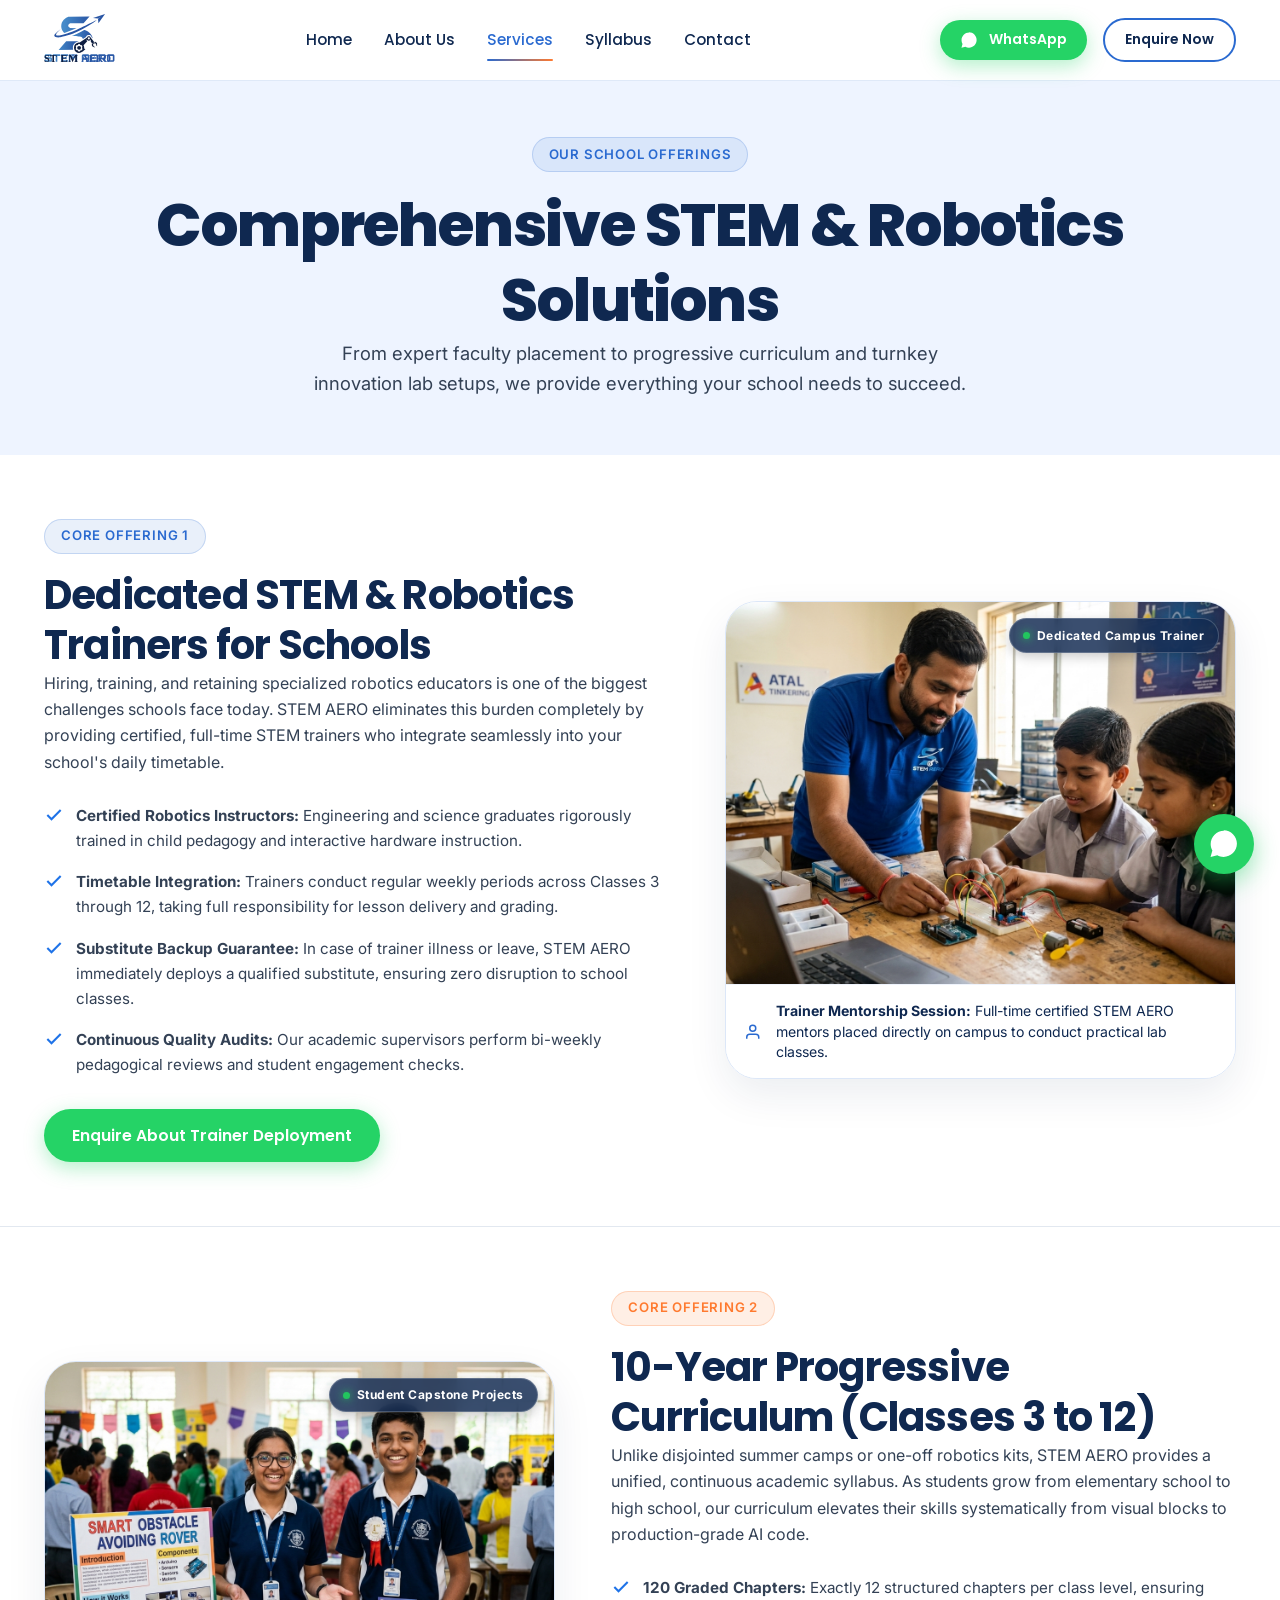
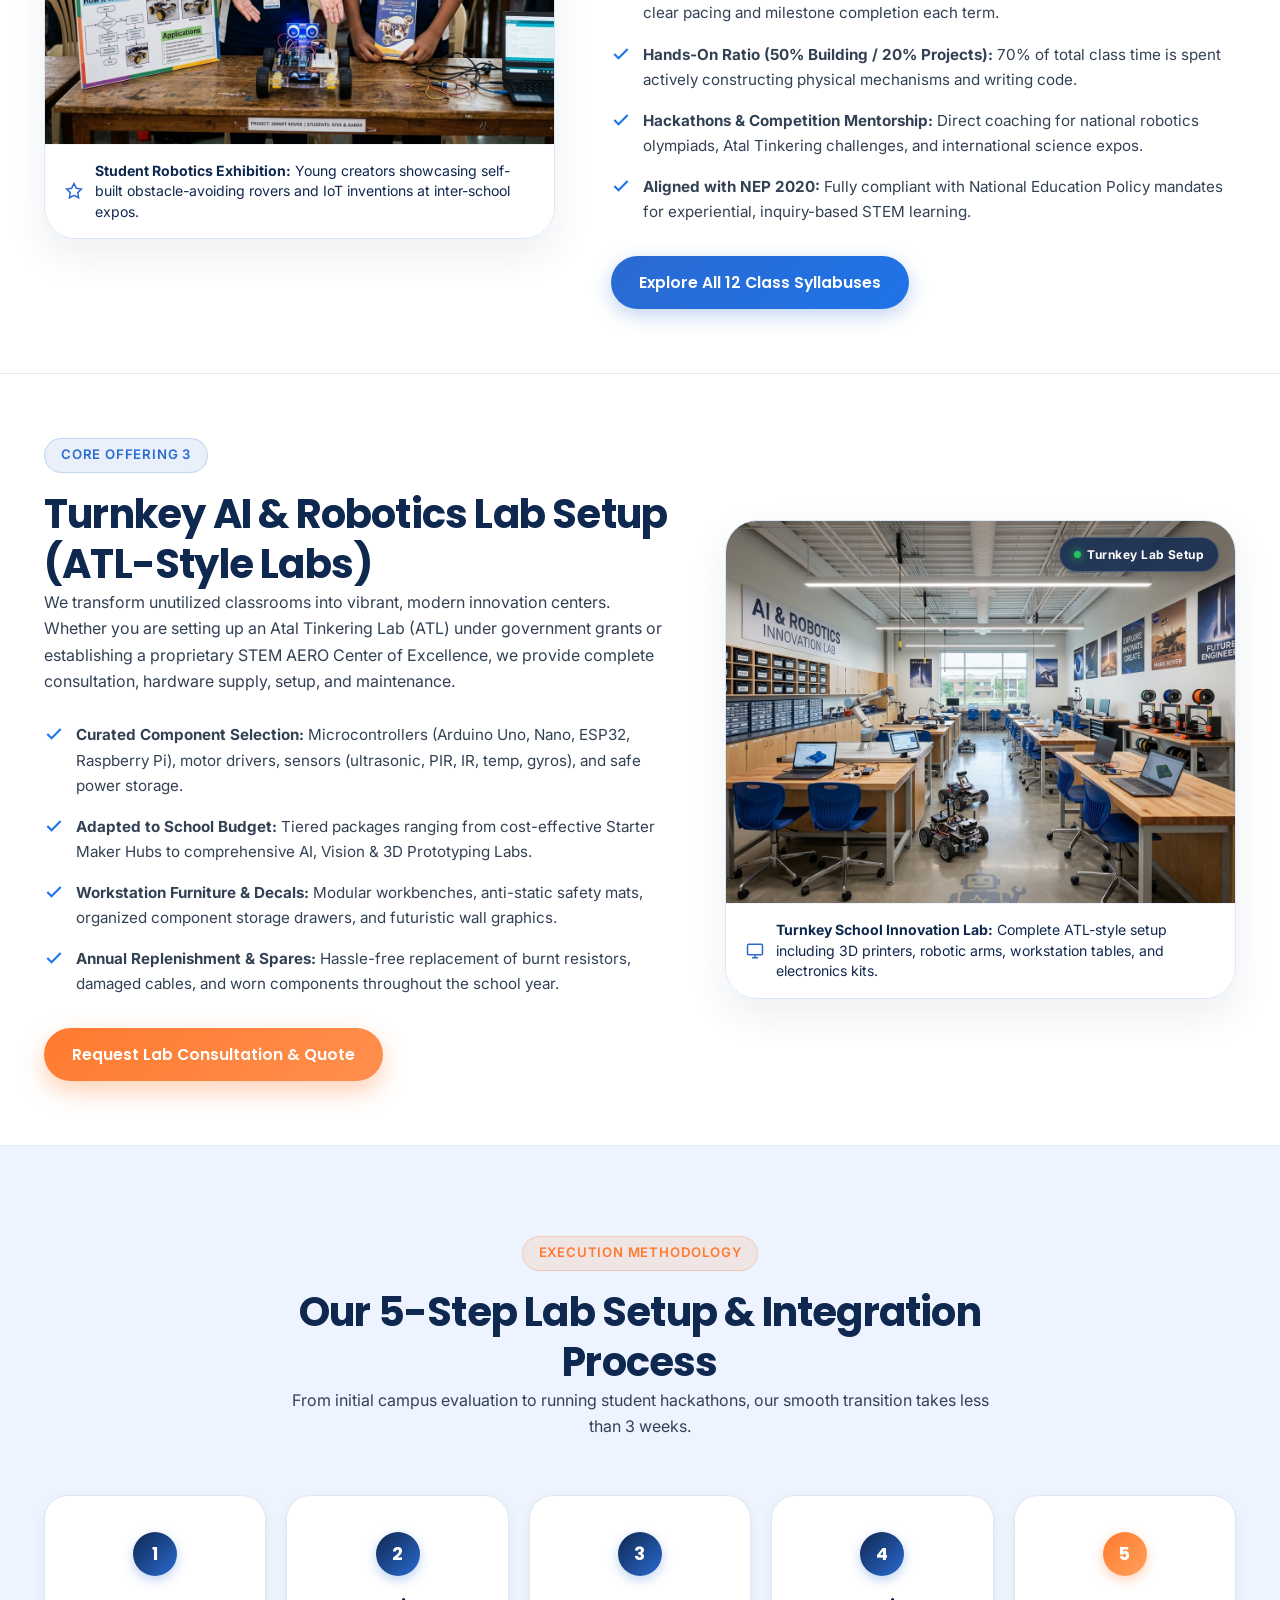
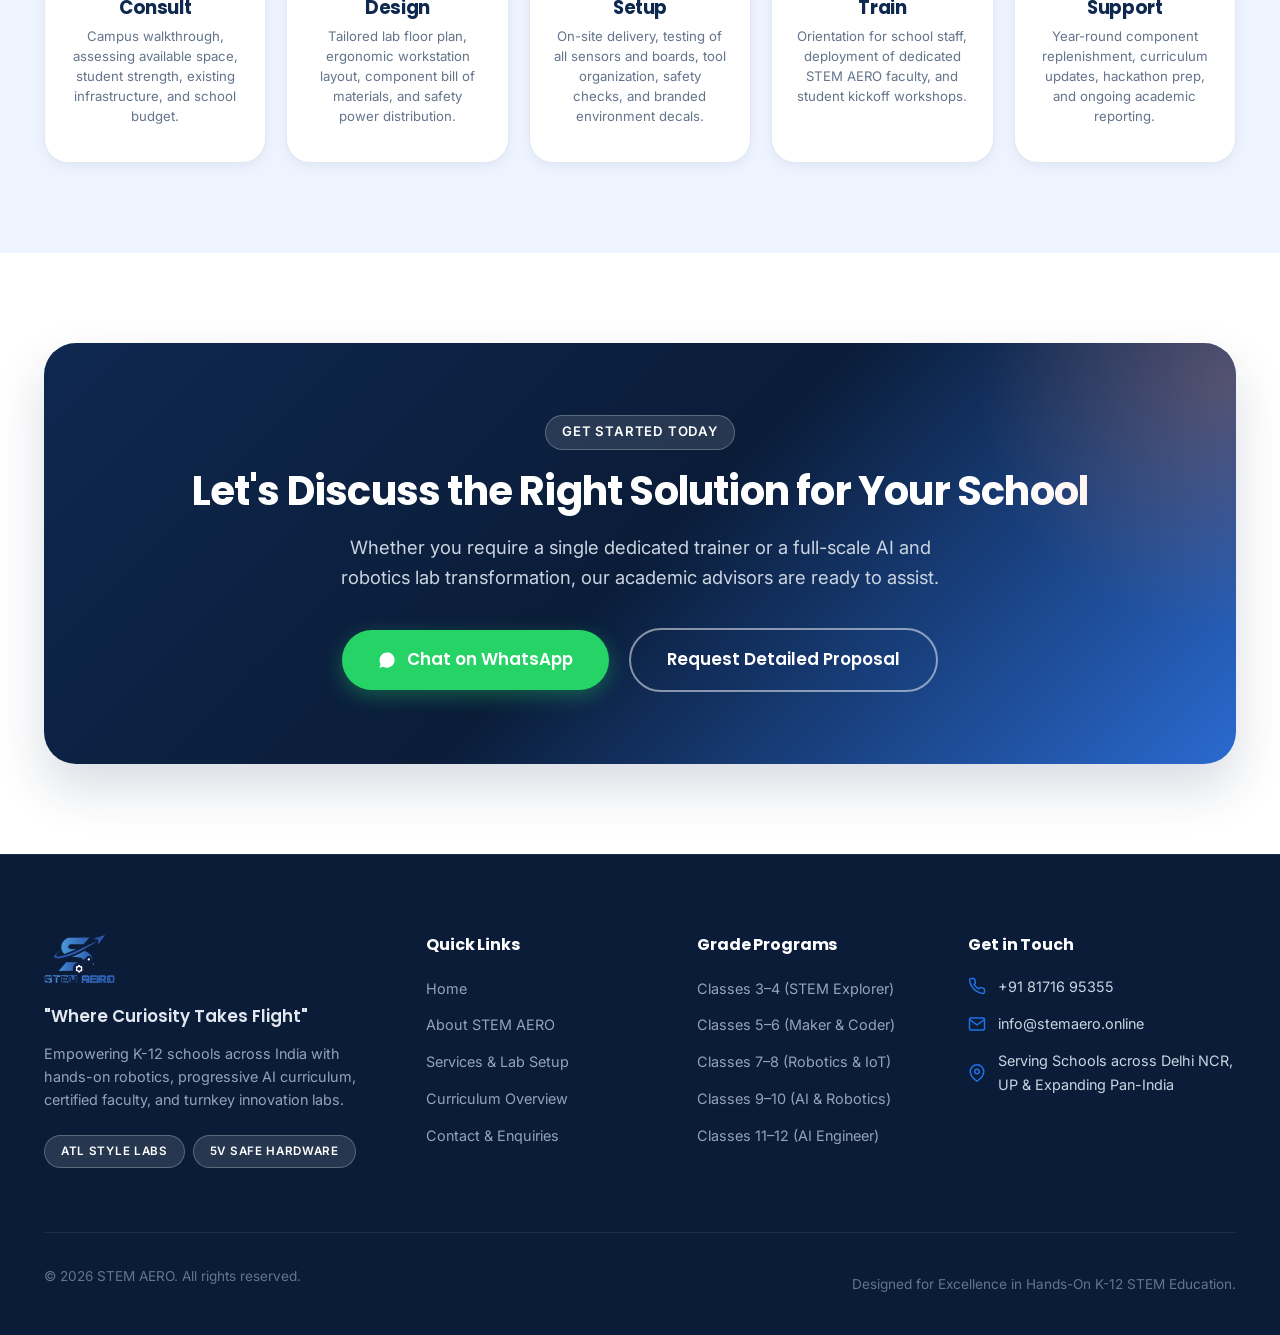
<file: services.html>
<!DOCTYPE html>
<html lang="en">
<head>
  <meta charset="UTF-8">
  <meta name="viewport" content="width=device-width, initial-scale=1.0">
  <title>Services & Lab Setup | STEM AERO - Complete School STEM Solutions</title>
  <meta name="description" content="Discover STEM AERO's specialized school services: Dedicated STEM trainer provision, Class 3-12 progressive robotics curriculum, and turnkey ATL-style AI lab setups.">
  <meta name="keywords" content="STEM trainer provision, school robotics curriculum, ATL lab setup, robotics laboratory, AI lab for schools, STEM AERO services">
  <link rel="canonical" href="https://stemaero.online/services.html">

  <!-- Open Graph -->
  <meta property="og:type" content="website">
  <meta property="og:title" content="Services & Lab Setup | STEM AERO">
  <meta property="og:description" content="Turnkey STEM & Robotics solutions for schools: Certified faculty placement, 10-year curriculum, and turnkey AI lab setup.">
  <meta property="og:image" content="assets/img/logo.svg">
  <meta property="og:url" content="https://stemaero.online/services.html">

  <!-- Favicon -->
  <link rel="icon" type="image/svg+xml" href="assets/img/logo.svg">

  <!-- Google Fonts -->
  <link rel="preconnect" href="https://fonts.googleapis.com">
  <link rel="preconnect" href="https://fonts.gstatic.com" crossorigin>
  <link href="https://fonts.googleapis.com/css2?family=Inter:wght@400;500;600;700&family=Poppins:wght@600;700;800&display=swap" rel="stylesheet">

  <!-- Custom CSS -->
  <link rel="stylesheet" href="css/style.css">
</head>
<body>

  <!-- ==========================================================================
       PAGE PRELOADER (Simple Rocket Launch with STEM AERO Logo)
       ========================================================================== -->
  <div id="page-preloader" class="page-preloader" aria-hidden="true">
    <div class="rocket-loader-stage">
      <div class="simple-rocket-ship" id="simple-rocket">
        <!-- Thruster Fire at Rocket Base -->
        <div class="rocket-engine-fire">
          <div class="fire-flame-outer"></div>
          <div class="fire-flame-inner"></div>
        </div>

        <!-- Sleek Modern Vector Rocket Ship -->
        <svg class="rocket-svg-graphic" viewBox="0 0 160 280" xmlns="http://www.w3.org/2000/svg">
          <defs>
            <linearGradient id="rocketBodyGrad" x1="0%" y1="0%" x2="100%" y2="0%">
              <stop offset="0%" stop-color="#FFFFFF"/>
              <stop offset="25%" stop-color="#F4F8FC"/>
              <stop offset="75%" stop-color="#E2ECF8"/>
              <stop offset="100%" stop-color="#CBD8EA"/>
            </linearGradient>
            <linearGradient id="rocketNoseGrad" x1="0%" y1="0%" x2="100%" y2="0%">
              <stop offset="0%" stop-color="#1B4EA1"/>
              <stop offset="50%" stop-color="#2A6AD0"/>
              <stop offset="100%" stop-color="#1F73E8"/>
            </linearGradient>
            <linearGradient id="rocketFinGrad" x1="0%" y1="0%" x2="100%" y2="100%">
              <stop offset="0%" stop-color="#FF7A2F"/>
              <stop offset="100%" stop-color="#2A6AD0"/>
            </linearGradient>
          </defs>

          <!-- Modern Swept Delta Fins -->
          <path d="M 48 165 L 18 226 C 15 232, 23 236, 34 231 L 48 214 Z" fill="url(#rocketFinGrad)"/>
          <path d="M 112 165 L 142 226 C 145 232, 137 236, 126 231 L 112 214 Z" fill="url(#rocketFinGrad)"/>

          <!-- Engine Thruster Nozzle -->
          <path d="M 65 224 L 95 224 L 91 242 L 69 242 Z" fill="#0F2850"/>
          <ellipse cx="80" cy="242" rx="11" ry="3.5" fill="#FF7A2F"/>

          <!-- Slender Modern Fuselage Body -->
          <path d="M 80 16 C 56 52, 46 112, 46 224 L 114 224 C 114 112, 104 52, 80 16 Z" fill="url(#rocketBodyGrad)"/>
          
          <!-- Aerodynamic Specular Highlight -->
          <path d="M 80 18 C 66 50, 56 105, 55 218 L 62 218 C 64 105, 73 50, 80 18 Z" fill="#FFFFFF" opacity="0.65"/>

          <!-- Sharp Needle Nose Cone -->
          <path d="M 80 16 C 68 40, 57 70, 53 92 L 107 92 C 103 70, 92 40, 80 16 Z" fill="url(#rocketNoseGrad)"/>
          <circle cx="80" cy="16" r="3" fill="#FF7A2F"/>

          <!-- Modern Minimalist Accent Rings -->
          <rect x="49" y="96" width="62" height="5" rx="1.5" fill="#FF7A2F"/>
          <rect x="47" y="210" width="66" height="5" rx="1.5" fill="#2A6AD0"/>
        </svg>

        <!-- STEM AERO Emblem Badge on Rocket Fuselage -->
        <div class="rocket-fuselage-badge">
          <img src="assets/img/only_logo.svg" alt="STEM AERO Emblem" class="rocket-badge-logo">
        </div>
      </div>

      <!-- Smoke Burst Ring -->
      <div class="rocket-launch-smoke"></div>

      <!-- Tagline & Brand Caption -->
      <div class="rocket-tagline-text">
        <span class="tagline-brand">STEM AERO</span>
        <span class="tagline-sub">Where Curiosity Takes Flight</span>
      </div>
    </div>
  </div>


  <!-- ==========================================================================
       HEADER & NAVIGATION
       ========================================================================== -->
  <header class="navbar" id="top-navbar">
    <div class="container nav-container">
      <a href="index.html" class="brand-link" aria-label="STEM AERO - Home">
        <img src="assets/img/logo.svg" alt="STEM AERO Logo" class="brand-logo-img" width="160" height="52">
      </a>

      <nav class="nav-links" aria-label="Primary Navigation">
        <a href="index.html" class="nav-item">Home</a>
        <a href="about.html" class="nav-item">About Us</a>
        <a href="services.html" class="nav-item active">Services</a>
        <a href="syllabus.html" class="nav-item">Syllabus</a>
        <a href="contact.html" class="nav-item">Contact</a>
      </nav>

      <div class="nav-actions">
        <a href="https://wa.me/918171695355?text=Hello%20STEM%20AERO%2C%20I%20would%20like%20to%20know%20more%20about%20your%20services." target="_blank" rel="noopener noreferrer" class="btn btn-whatsapp btn-sm">
          <svg viewBox="0 0 24 24" fill="currentColor"><path d="M12.031 6.172c-3.181 0-5.767 2.586-5.768 5.766-.001 1.298.38 2.27 1.019 3.287l-.582 2.128 2.182-.573c.978.58 1.911.928 3.149.929 3.182 0 5.767-2.587 5.768-5.766.001-3.187-2.575-5.771-5.768-5.771zm3.392 8.244c-.144.405-.837.774-1.17.824-.299.045-.677.063-1.092-.069-.252-.08-.575-.187-.988-.365-1.739-.751-2.874-2.502-2.961-2.617-.087-.116-.708-.941-.708-1.793s.448-1.273.607-1.446c.159-.173.346-.217.462-.217l.332.007c.106.005.249-.04.39.299.144.347.491 1.2.534 1.288.043.087.072.188.014.304-.058.116-.087.188-.173.289l-.26.304c-.087.086-.177.18-.076.354.101.174.449.741.964 1.201.662.591 1.221.774 1.394.861.174.086.275.073.376-.044.101-.116.433-.506.549-.68.116-.173.231-.144.39-.086s1.011.477 1.184.564.289.13.332.203c.044.072.044.419-.1.824zm-3.423-12.416c-5.522 0-10 4.478-10 10 0 1.772.463 3.437 1.274 4.885l-1.353 4.943 5.068-1.33c1.402.766 3.003 1.202 4.708 1.202 5.522 0 10-4.478 10-10 0-5.522-4.478-10-10-10z"/></svg>
          WhatsApp
        </a>
        <a href="contact.html" class="btn btn-outline btn-sm">Enquire Now</a>
        <button class="mobile-toggle" aria-label="Toggle mobile menu" aria-expanded="false">
          <span></span>
          <span></span>
          <span></span>
        </button>
      </div>
    </div>

    <!-- Mobile Drawer -->
    <div class="mobile-menu-drawer" aria-label="Mobile Navigation">
      <a href="index.html" class="nav-item">Home</a>
      <a href="about.html" class="nav-item">About Us</a>
      <a href="services.html" class="nav-item active">Services & Lab Setup</a>
      <a href="syllabus.html" class="nav-item">Curriculum (Classes 3–12)</a>
      <a href="contact.html" class="nav-item">Contact & Enquiries</a>
      <div style="margin-top: 1.5rem; display: flex; flex-direction: column; gap: 0.75rem;">
        <a href="https://wa.me/918171695355" target="_blank" rel="noopener noreferrer" class="btn btn-whatsapp">Chat on WhatsApp</a>
        <a href="contact.html" class="btn btn-primary">Book School Demo</a>
      </div>
    </div>
  </header>

  <!-- ==========================================================================
       MAIN CONTENT: SERVICES & LAB SETUP
       ========================================================================== -->
  <main id="main-content">
    <!-- Header Banner -->
    <section class="section section-tint page-hero-banner">
      <div class="container text-center" style="text-align: center;">
        <span class="badge badge-blue">Our School Offerings</span>
        <h1>Comprehensive STEM & Robotics Solutions</h1>
        <p style="max-width: 680px; margin: 0 auto; font-size: 1.15rem; color: var(--text-body);">
          From expert faculty placement to progressive curriculum and turnkey innovation lab setups, we provide everything your school needs to succeed.
        </p>
      </div>
    </section>

    <!-- ==========================================================================
       SERVICE 1: STEM TRAINER PROVISION
       ========================================================================== -->
    <section class="service-detail-section" id="trainers" aria-label="STEM Trainer Provision">
      <div class="container">
        <div class="service-detail-grid">
          <div class="service-detail-content">
            <span class="badge badge-blue">Core Offering 1</span>
            <h2>Dedicated STEM & Robotics Trainers for Schools</h2>
            <p>
              Hiring, training, and retaining specialized robotics educators is one of the biggest challenges schools face today. STEM AERO eliminates this burden completely by providing certified, full-time STEM trainers who integrate seamlessly into your school's daily timetable.
            </p>
            <div class="service-feature-checklist">
              <div class="service-check-item">
                <svg viewBox="0 0 24 24" fill="none" stroke="currentColor" stroke-width="2.5"><polyline points="20 6 9 17 4 12"></polyline></svg>
                <div>
                  <strong>Certified Robotics Instructors:</strong> Engineering and science graduates rigorously trained in child pedagogy and interactive hardware instruction.
                </div>
              </div>
              <div class="service-check-item">
                <svg viewBox="0 0 24 24" fill="none" stroke="currentColor" stroke-width="2.5"><polyline points="20 6 9 17 4 12"></polyline></svg>
                <div>
                  <strong>Timetable Integration:</strong> Trainers conduct regular weekly periods across Classes 3 through 12, taking full responsibility for lesson delivery and grading.
                </div>
              </div>
              <div class="service-check-item">
                <svg viewBox="0 0 24 24" fill="none" stroke="currentColor" stroke-width="2.5"><polyline points="20 6 9 17 4 12"></polyline></svg>
                <div>
                  <strong>Substitute Backup Guarantee:</strong> In case of trainer illness or leave, STEM AERO immediately deploys a qualified substitute, ensuring zero disruption to school classes.
                </div>
              </div>
              <div class="service-check-item">
                <svg viewBox="0 0 24 24" fill="none" stroke="currentColor" stroke-width="2.5"><polyline points="20 6 9 17 4 12"></polyline></svg>
                <div>
                  <strong>Continuous Quality Audits:</strong> Our academic supervisors perform bi-weekly pedagogical reviews and student engagement checks.
                </div>
              </div>
            </div>
            <a href="https://wa.me/918171695355?text=Hello%20STEM%20AERO%2C%20we%20are%20interested%20in%20deploying%20STEM%20trainers%20at%20our%20school." target="_blank" rel="noopener noreferrer" class="btn btn-whatsapp">
              Enquire About Trainer Deployment
            </a>
          </div>

          <!-- Real Action Photography: Dedicated Trainer In Class -->
          <div class="service-detail-visual">
            <div class="real-photo-card">
              <div class="real-photo-frame" style="aspect-ratio: 4/3;">
                <img src="assets/img/stem-trainer-mentoring.jpg" alt="Certified STEM AERO Trainer guiding students in robotics wiring" class="real-photo-img" width="600" height="450" loading="lazy">
                <div class="real-photo-badge">
                  <span class="badge-live-pulse"></span>
                  <span>Dedicated Campus Trainer</span>
                </div>
              </div>
              <div class="real-photo-caption">
                <svg viewBox="0 0 24 24" fill="none" stroke="currentColor" stroke-width="2"><path d="M17 21v-2a4 4 0 0 0-4-4H5a4 4 0 0 0-4 4v2"></path><circle cx="9" cy="7" r="4"></circle></svg>
                <span><strong>Trainer Mentorship Session:</strong> Full-time certified STEM AERO mentors placed directly on campus to conduct practical lab classes.</span>
              </div>
            </div>
          </div>
        </div>
      </div>
    </section>

    <!-- ==========================================================================
       SERVICE 2: STEM & ROBOTICS CLASSES (CLASSES 3-12)
       ========================================================================== -->
    <section class="service-detail-section" id="classes" aria-label="STEM & Robotics Classes">
      <div class="container">
        <div class="service-detail-grid reverse">
          <div class="service-detail-content">
            <span class="badge badge-orange">Core Offering 2</span>
            <h2>10-Year Progressive Curriculum (Classes 3 to 12)</h2>
            <p>
              Unlike disjointed summer camps or one-off robotics kits, STEM AERO provides a unified, continuous academic syllabus. As students grow from elementary school to high school, our curriculum elevates their skills systematically from visual blocks to production-grade AI code.
            </p>
            <div class="service-feature-checklist">
              <div class="service-check-item">
                <svg viewBox="0 0 24 24" fill="none" stroke="currentColor" stroke-width="2.5"><polyline points="20 6 9 17 4 12"></polyline></svg>
                <div>
                  <strong>120 Graded Chapters:</strong> Exactly 12 structured chapters per class level, ensuring clear pacing and milestone completion each term.
                </div>
              </div>
              <div class="service-check-item">
                <svg viewBox="0 0 24 24" fill="none" stroke="currentColor" stroke-width="2.5"><polyline points="20 6 9 17 4 12"></polyline></svg>
                <div>
                  <strong>Hands-On Ratio (50% Building / 20% Projects):</strong> 70% of total class time is spent actively constructing physical mechanisms and writing code.
                </div>
              </div>
              <div class="service-check-item">
                <svg viewBox="0 0 24 24" fill="none" stroke="currentColor" stroke-width="2.5"><polyline points="20 6 9 17 4 12"></polyline></svg>
                <div>
                  <strong>Hackathons & Competition Mentorship:</strong> Direct coaching for national robotics olympiads, Atal Tinkering challenges, and international science expos.
                </div>
              </div>
              <div class="service-check-item">
                <svg viewBox="0 0 24 24" fill="none" stroke="currentColor" stroke-width="2.5"><polyline points="20 6 9 17 4 12"></polyline></svg>
                <div>
                  <strong>Aligned with NEP 2020:</strong> Fully compliant with National Education Policy mandates for experiential, inquiry-based STEM learning.
                </div>
              </div>
            </div>
            <a href="syllabus.html" class="btn btn-primary">
              Explore All 12 Class Syllabuses
            </a>
          </div>

          <!-- Real Action Photography: Student Projects Showcase -->
          <div class="service-detail-visual">
            <div class="real-photo-card">
              <div class="real-photo-frame" style="aspect-ratio: 4/3;">
                <img src="assets/img/stem-student-exhibition.jpg" alt="Students demonstrating smart robotics rover at science exhibition" class="real-photo-img" width="600" height="450" loading="lazy">
                <div class="real-photo-badge">
                  <span class="badge-live-pulse"></span>
                  <span>Student Capstone Projects</span>
                </div>
              </div>
              <div class="real-photo-caption">
                <svg viewBox="0 0 24 24" fill="none" stroke="currentColor" stroke-width="2"><polygon points="12 2 15.09 8.26 22 9.27 17 14.14 18.18 21.02 12 17.77 5.82 21.02 7 14.14 2 9.27 8.91 8.26 12 2"></polygon></svg>
                <span><strong>Student Robotics Exhibition:</strong> Young creators showcasing self-built obstacle-avoiding rovers and IoT inventions at inter-school expos.</span>
              </div>
            </div>
          </div>
        </div>
      </div>
    </section>

    <!-- ==========================================================================
       SERVICE 3: AI & ROBOTICS LAB SETUP (ATL STYLE)
       ========================================================================== -->
    <section class="service-detail-section" id="lab-setup" aria-label="AI and Robotics Lab Setup">
      <div class="container">
        <div class="service-detail-grid">
          <div class="service-detail-content">
            <span class="badge badge-blue">Core Offering 3</span>
            <h2>Turnkey AI & Robotics Lab Setup (ATL-Style Labs)</h2>
            <p>
              We transform unutilized classrooms into vibrant, modern innovation centers. Whether you are setting up an Atal Tinkering Lab (ATL) under government grants or establishing a proprietary STEM AERO Center of Excellence, we provide complete consultation, hardware supply, setup, and maintenance.
            </p>
            <div class="service-feature-checklist">
              <div class="service-check-item">
                <svg viewBox="0 0 24 24" fill="none" stroke="currentColor" stroke-width="2.5"><polyline points="20 6 9 17 4 12"></polyline></svg>
                <div>
                  <strong>Curated Component Selection:</strong> Microcontrollers (Arduino Uno, Nano, ESP32, Raspberry Pi), motor drivers, sensors (ultrasonic, PIR, IR, temp, gyros), and safe power storage.
                </div>
              </div>
              <div class="service-check-item">
                <svg viewBox="0 0 24 24" fill="none" stroke="currentColor" stroke-width="2.5"><polyline points="20 6 9 17 4 12"></polyline></svg>
                <div>
                  <strong>Adapted to School Budget:</strong> Tiered packages ranging from cost-effective Starter Maker Hubs to comprehensive AI, Vision & 3D Prototyping Labs.
                </div>
              </div>
              <div class="service-check-item">
                <svg viewBox="0 0 24 24" fill="none" stroke="currentColor" stroke-width="2.5"><polyline points="20 6 9 17 4 12"></polyline></svg>
                <div>
                  <strong>Workstation Furniture & Decals:</strong> Modular workbenches, anti-static safety mats, organized component storage drawers, and futuristic wall graphics.
                </div>
              </div>
              <div class="service-check-item">
                <svg viewBox="0 0 24 24" fill="none" stroke="currentColor" stroke-width="2.5"><polyline points="20 6 9 17 4 12"></polyline></svg>
                <div>
                  <strong>Annual Replenishment & Spares:</strong> Hassle-free replacement of burnt resistors, damaged cables, and worn components throughout the school year.
                </div>
              </div>
            </div>
            <a href="contact.html" class="btn btn-orange">
              Request Lab Consultation & Quote
            </a>
          </div>

          <!-- Real Action Photography: ATL Style Innovation Lab -->
          <div class="service-detail-visual">
            <div class="real-photo-card">
              <div class="real-photo-frame" style="aspect-ratio: 4/3;">
                <img src="assets/img/stem-turnkey-lab-setup.jpg" alt="Turnkey School AI and Robotics Innovation Lab Setup" class="real-photo-img" width="600" height="450" loading="lazy">
                <div class="real-photo-badge">
                  <span class="badge-live-pulse"></span>
                  <span>Turnkey Lab Setup</span>
                </div>
              </div>
              <div class="real-photo-caption">
                <svg viewBox="0 0 24 24" fill="none" stroke="currentColor" stroke-width="2"><rect x="2" y="3" width="20" height="14" rx="2" ry="2"></rect><line x1="8" y1="21" x2="16" y2="21"></line><line x1="12" y1="17" x2="12" y2="21"></line></svg>
                <span><strong>Turnkey School Innovation Lab:</strong> Complete ATL-style setup including 3D printers, robotic arms, workstation tables, and electronics kits.</span>
              </div>
            </div>
          </div>
        </div>
      </div>
    </section>

    <!-- ==========================================================================
       THE 5-STEP LAB SETUP PROCESS GRAPHIC
       ========================================================================== -->
    <section class="section section-tint" id="process" aria-label="5-Step Implementation Process">
      <div class="container">
        <div class="section-header">
          <span class="badge badge-orange">Execution Methodology</span>
          <h2>Our 5-Step Lab Setup & Integration Process</h2>
          <p>From initial campus evaluation to running student hackathons, our smooth transition takes less than 3 weeks.</p>
        </div>

        <div class="process-5-steps">
          <!-- Step 1 -->
          <div class="process-step-card">
            <div class="process-step-badge">1</div>
            <h3 class="process-step-title">Consult</h3>
            <p class="process-step-desc">Campus walkthrough, assessing available space, student strength, existing infrastructure, and school budget.</p>
          </div>

          <!-- Step 2 -->
          <div class="process-step-card">
            <div class="process-step-badge">2</div>
            <h3 class="process-step-title">Design</h3>
            <p class="process-step-desc">Tailored lab floor plan, ergonomic workstation layout, component bill of materials, and safety power distribution.</p>
          </div>

          <!-- Step 3 -->
          <div class="process-step-card">
            <div class="process-step-badge">3</div>
            <h3 class="process-step-title">Setup</h3>
            <p class="process-step-desc">On-site delivery, testing of all sensors and boards, tool organization, safety checks, and branded environment decals.</p>
          </div>

          <!-- Step 4 -->
          <div class="process-step-card">
            <div class="process-step-badge">4</div>
            <h3 class="process-step-title">Train</h3>
            <p class="process-step-desc">Orientation for school staff, deployment of dedicated STEM AERO faculty, and student kickoff workshops.</p>
          </div>

          <!-- Step 5 -->
          <div class="process-step-card">
            <div class="process-step-badge">5</div>
            <h3 class="process-step-title">Support</h3>
            <p class="process-step-desc">Year-round component replenishment, curriculum updates, hackathon prep, and ongoing academic reporting.</p>
          </div>
        </div>
      </div>
    </section>

    <!-- Final CTA Banner -->
    <section class="section">
      <div class="container">
        <div class="cta-banner-card">
          <span class="badge badge-white">Get Started Today</span>
          <h2>Let's Discuss the Right Solution for Your School</h2>
          <p>Whether you require a single dedicated trainer or a full-scale AI and robotics lab transformation, our academic advisors are ready to assist.</p>
          <div class="cta-banner-actions">
            <a href="https://wa.me/918171695355?text=Hello%20STEM%20AERO%2C%20I%20would%20like%20to%20consult%20regarding%20our%20school%20STEM%20and%20lab%20requirements." target="_blank" rel="noopener noreferrer" class="btn btn-whatsapp btn-lg">
              <svg viewBox="0 0 24 24" fill="currentColor"><path d="M12.031 6.172c-3.181 0-5.767 2.586-5.768 5.766-.001 1.298.38 2.27 1.019 3.287l-.582 2.128 2.182-.573c.978.58 1.911.928 3.149.929 3.182 0 5.767-2.587 5.768-5.766.001-3.187-2.575-5.771-5.768-5.771zm3.392 8.244c-.144.405-.837.774-1.17.824-.299.045-.677.063-1.092-.069-.252-.08-.575-.187-.988-.365-1.739-.751-2.874-2.502-2.961-2.617-.087-.116-.708-.941-.708-1.793s.448-1.273.607-1.446c.159-.173.346-.217.462-.217l.332.007c.106.005.249-.04.39.299.144.347.491 1.2.534 1.288.043.087.072.188.014.304-.058.116-.087.188-.173.289l-.26.304c-.087.086-.177.18-.076.354.101.174.449.741.964 1.201.662.591 1.221.774 1.394.861.174.086.275.073.376-.044.101-.116.433-.506.549-.68.116-.173.231-.144.39-.086s1.011.477 1.184.564.289.13.332.203c.044.072.044.419-.1.824zm-3.423-12.416c-5.522 0-10 4.478-10 10 0 1.772.463 3.437 1.274 4.885l-1.353 4.943 5.068-1.33c1.402.766 3.003 1.202 4.708 1.202 5.522 0 10-4.478 10-10 0-5.522-4.478-10-10-10z"/></svg>
              Chat on WhatsApp
            </a>
            <a href="contact.html" class="btn btn-outline-white btn-lg">Request Detailed Proposal</a>
          </div>
        </div>
      </div>
    </section>
  </main>

  <!-- ==========================================================================
       FOOTER
       ========================================================================== -->
  <footer class="footer">
    <div class="container">
      <div class="footer-grid">
        <div class="footer-brand">
          <a href="index.html" aria-label="STEM AERO Home">
            <img src="assets/img/logo.svg" alt="STEM AERO Logo" class="brand-logo-img" width="160" height="52">
          </a>
          <p class="footer-tagline">"Where Curiosity Takes Flight"</p>
          <p class="footer-desc">
            Empowering K-12 schools across India with hands-on robotics, progressive AI curriculum, certified faculty, and turnkey innovation labs.
          </p>
          <div style="display: flex; gap: 0.5rem; flex-wrap: wrap;">
            <span class="badge badge-white" style="font-size: 0.725rem; margin-bottom: 0;">ATL Style Labs</span>
            <span class="badge badge-white" style="font-size: 0.725rem; margin-bottom: 0;">5V Safe Hardware</span>
          </div>
        </div>

        <div>
          <h4 class="footer-heading">Quick Links</h4>
          <ul class="footer-links-list">
            <li class="footer-link-item"><a href="index.html">Home</a></li>
            <li class="footer-link-item"><a href="about.html">About STEM AERO</a></li>
            <li class="footer-link-item"><a href="services.html">Services & Lab Setup</a></li>
            <li class="footer-link-item"><a href="syllabus.html">Curriculum Overview</a></li>
            <li class="footer-link-item"><a href="contact.html">Contact & Enquiries</a></li>
          </ul>
        </div>

        <div>
          <h4 class="footer-heading">Grade Programs</h4>
          <ul class="footer-links-list">
            <li class="footer-link-item"><a href="syllabus.html#class-3">Classes 3–4 (STEM Explorer)</a></li>
            <li class="footer-link-item"><a href="syllabus.html#class-5">Classes 5–6 (Maker & Coder)</a></li>
            <li class="footer-link-item"><a href="syllabus.html#class-7">Classes 7–8 (Robotics & IoT)</a></li>
            <li class="footer-link-item"><a href="syllabus.html#class-9">Classes 9–10 (AI & Robotics)</a></li>
            <li class="footer-link-item"><a href="syllabus.html#class-11">Classes 11–12 (AI Engineer)</a></li>
          </ul>
        </div>

        <div>
          <h4 class="footer-heading">Get in Touch</h4>
          <div class="footer-contact-item">
            <svg viewBox="0 0 24 24" fill="none" stroke="currentColor" stroke-width="2"><path d="M22 16.92v3a2 2 0 0 1-2.18 2 19.79 19.79 0 0 1-8.63-3.07 19.5 19.5 0 0 1-6-6 19.79 19.79 0 0 1-3.07-8.67A2 2 0 0 1 4.11 2h3a2 2 0 0 1 2 1.72 12.84 12.84 0 0 0 .7 2.81 2 2 0 0 1-.45 2.11L8.09 9.91a16 16 0 0 0 6 6l1.27-1.27a2 2 0 0 1 2.11-.45 12.84 12.84 0 0 0 2.81.7A2 2 0 0 1 22 16.92z"></path></svg>
            <a href="https://wa.me/918171695355" target="_blank" rel="noopener noreferrer" style="color: inherit;">+91 81716 95355</a>
          </div>
          <div class="footer-contact-item">
            <svg viewBox="0 0 24 24" fill="none" stroke="currentColor" stroke-width="2"><path d="M4 4h16c1.1 0 2 .9 2 2v12c0 1.1-.9 2-2 2H4c-1.1 0-2-.9-2-2V6c0-1.1.9-2 2-2z"></path><polyline points="22,6 12,13 2,6"></polyline></svg>
            <a href="mailto:info@stemaero.online" style="color: inherit;">info@stemaero.online</a>
          </div>
          <div class="footer-contact-item">
            <svg viewBox="0 0 24 24" fill="none" stroke="currentColor" stroke-width="2"><path d="M21 10c0 7-9 13-9 13s-9-6-9-13a9 9 0 0 1 18 0z"></path><circle cx="12" cy="10" r="3"></circle></svg>
            <span>Serving Schools across Delhi NCR, UP & Expanding Pan-India</span>
          </div>
        </div>
      </div>

      <div class="footer-bottom">
        <p class="footer-bottom-copy">© 2026 STEM AERO. All rights reserved.</p>
        <p class="footer-bottom-copy">Designed for Excellence in Hands-On K-12 STEM Education.</p>
      </div>
    </div>
  </footer>

  <!-- Floating WhatsApp -->
  <a href="https://wa.me/918171695355?text=Hello%20STEM%20AERO%2C%20I%20would%20like%20to%20know%20more%20about%20your%20programs." class="floating-whatsapp" target="_blank" rel="noopener noreferrer" aria-label="Chat with STEM AERO on WhatsApp">
    <svg viewBox="0 0 24 24" fill="currentColor"><path d="M12.031 6.172c-3.181 0-5.767 2.586-5.768 5.766-.001 1.298.38 2.27 1.019 3.287l-.582 2.128 2.182-.573c.978.58 1.911.928 3.149.929 3.182 0 5.767-2.587 5.768-5.766.001-3.187-2.575-5.771-5.768-5.771zm3.392 8.244c-.144.405-.837.774-1.17.824-.299.045-.677.063-1.092-.069-.252-.08-.575-.187-.988-.365-1.739-.751-2.874-2.502-2.961-2.617-.087-.116-.708-.941-.708-1.793s.448-1.273.607-1.446c.159-.173.346-.217.462-.217l.332.007c.106.005.249-.04.39.299.144.347.491 1.2.534 1.288.043.087.072.188.014.304-.058.116-.087.188-.173.289l-.26.304c-.087.086-.177.18-.076.354.101.174.449.741.964 1.201.662.591 1.221.774 1.394.861.174.086.275.073.376-.044.101-.116.433-.506.549-.68.116-.173.231-.144.39-.086s1.011.477 1.184.564.289.13.332.203c.044.072.044.419-.1.824zm-3.423-12.416c-5.522 0-10 4.478-10 10 0 1.772.463 3.437 1.274 4.885l-1.353 4.943 5.068-1.33c1.402.766 3.003 1.202 4.708 1.202 5.522 0 10-4.478 10-10 0-5.522-4.478-10-10-10z"/></svg>
    <span class="floating-whatsapp-tooltip">Chat with us on WhatsApp</span>
  </a>

  <script src="js/script.js"></script>
</body>
</html>
</file>
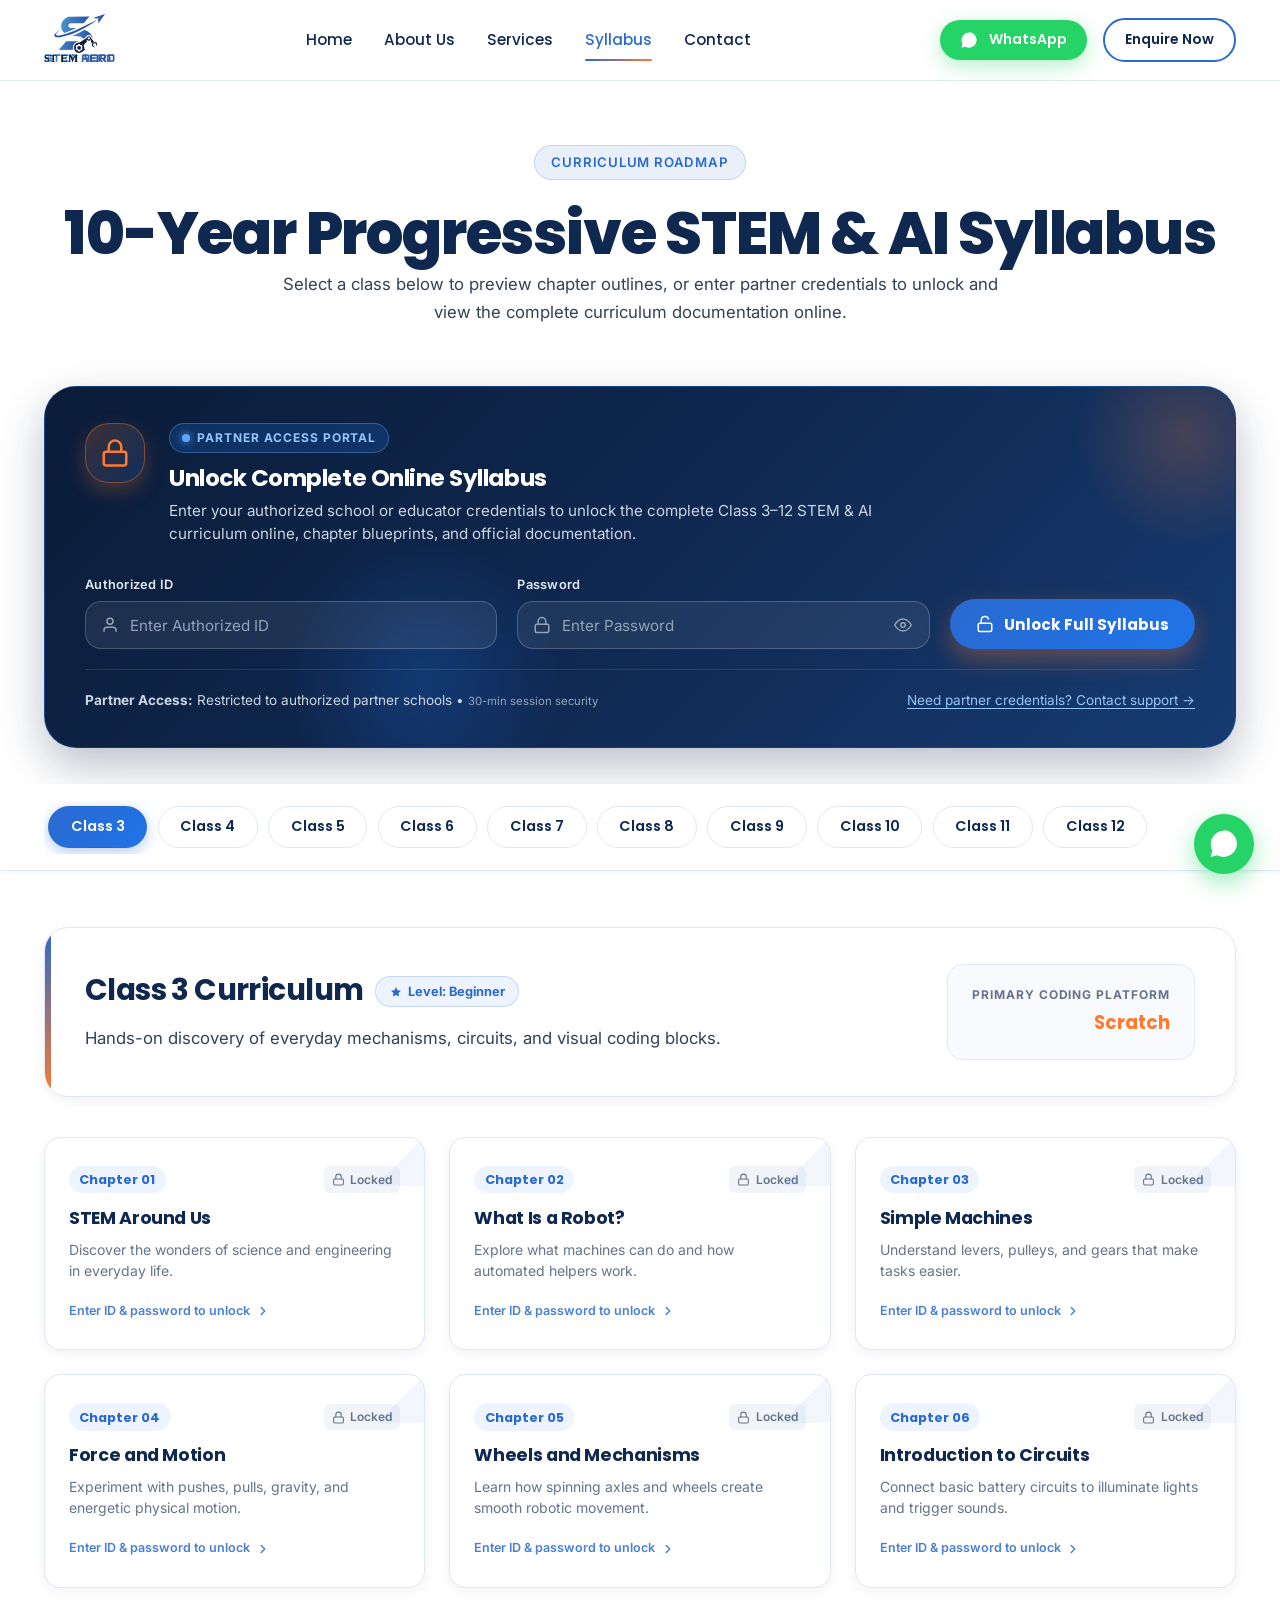
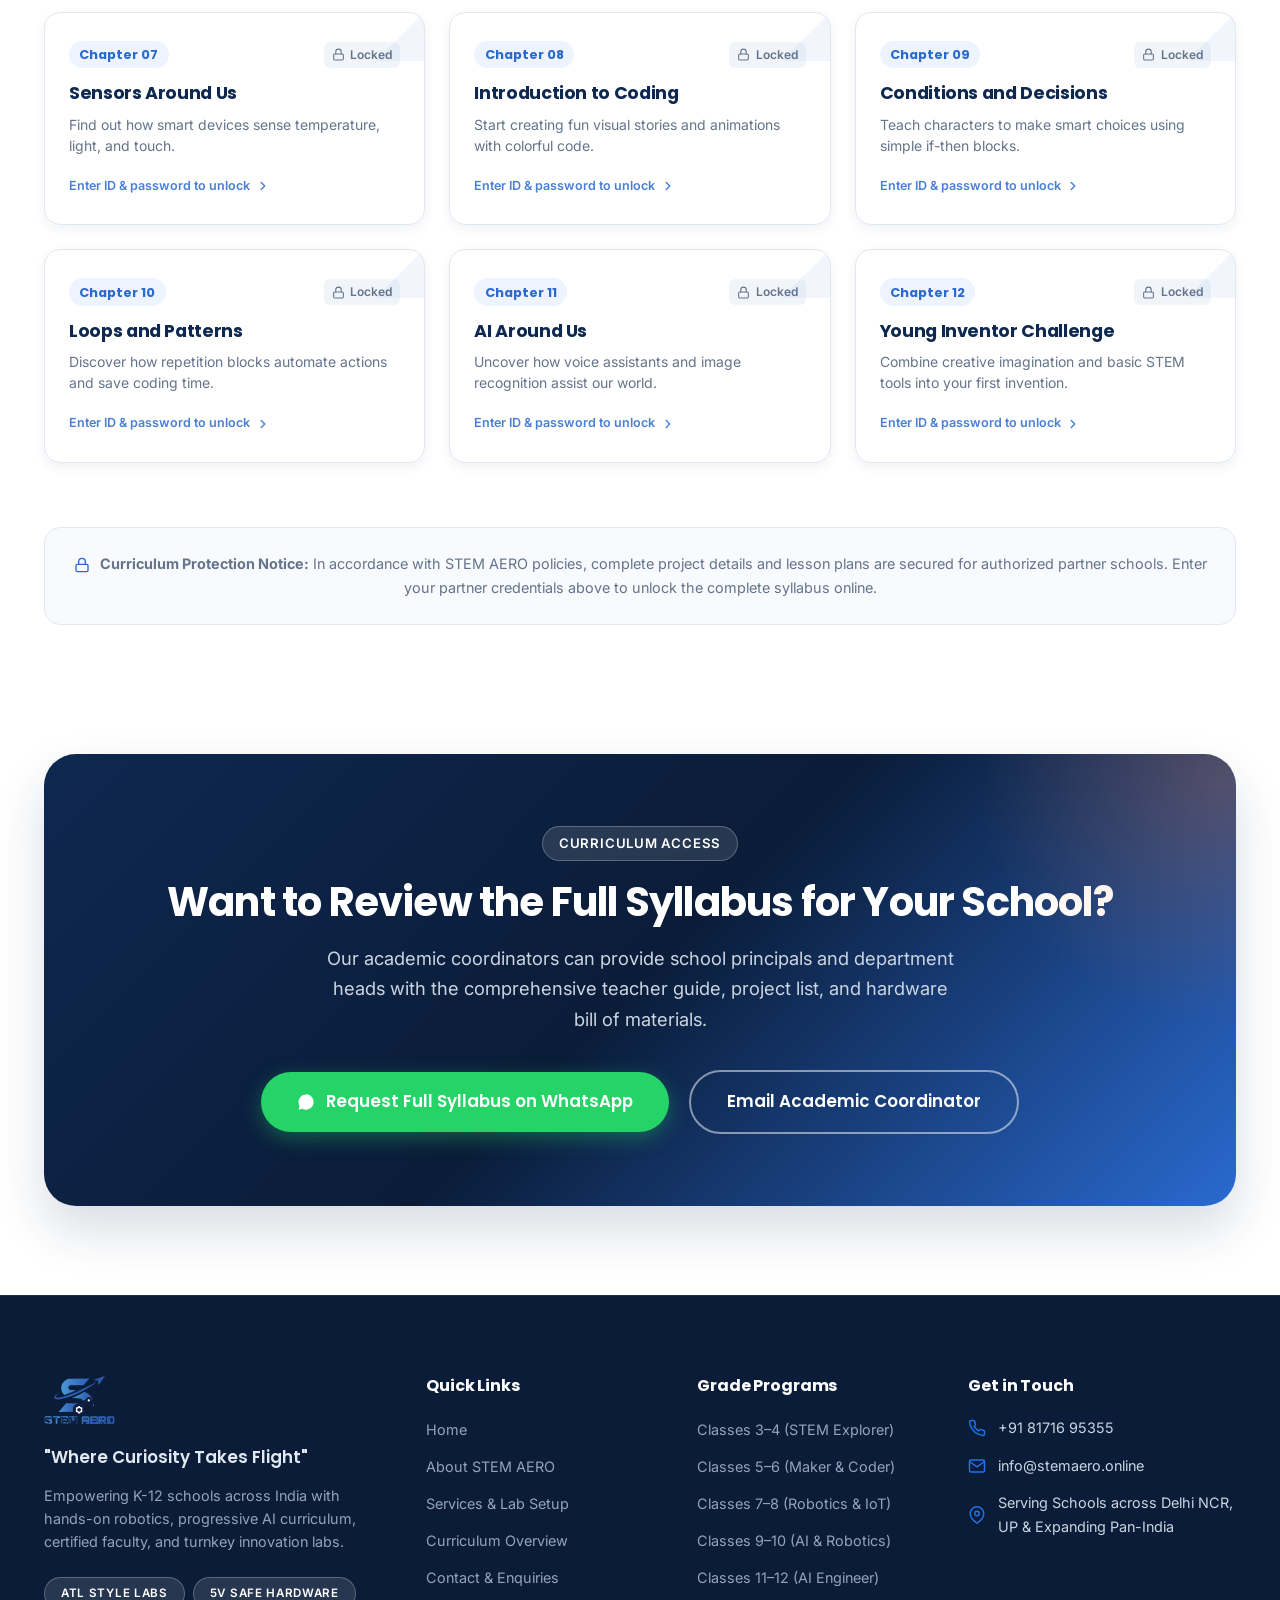
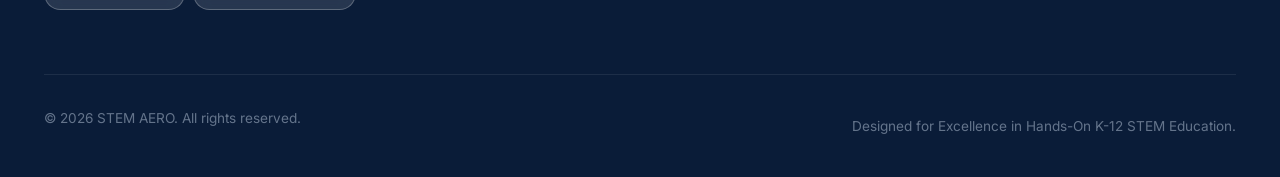
<file: syllabus.html>
<!DOCTYPE html>
<html lang="en">
<head>
  <meta charset="UTF-8">
  <meta name="viewport" content="width=device-width, initial-scale=1.0">
  <title>Curriculum Overview (Classes 3-12) | STEM AERO - STEM, AI & Robotics</title>
  <meta name="description" content="Explore STEM AERO's 10-year progressive robotics, coding, and AI curriculum overview for Classes 3 to 12. View chapter outlines and request detailed school syllabus.">
  <meta name="keywords" content="STEM curriculum, robotics syllabus, school AI chapters, Scratch coding class 3, Arduino syllabus, Python robotics class, STEM AERO curriculum">
  <link rel="canonical" href="https://stemaero.online/syllabus.html">

  <!-- Open Graph -->
  <meta property="og:type" content="website">
  <meta property="og:title" content="Curriculum Overview (Classes 3–12) | STEM AERO">
  <meta property="og:description" content="10-year structured progression in STEM, Robotics and AI. Discover chapter roadmaps across elementary, middle and senior secondary classes.">
  <meta property="og:image" content="assets/img/logo.svg">
  <meta property="og:url" content="https://stemaero.online/syllabus.html">

  <!-- Favicon -->
  <link rel="icon" type="image/svg+xml" href="assets/img/logo.svg">

  <!-- Google Fonts -->
  <link rel="preconnect" href="https://fonts.googleapis.com">
  <link rel="preconnect" href="https://fonts.gstatic.com" crossorigin>
  <link href="https://fonts.googleapis.com/css2?family=Inter:wght@400;500;600;700&family=Poppins:wght@600;700;800&display=swap" rel="stylesheet">

  <!-- Custom CSS -->
  <link rel="stylesheet" href="css/style.css">
</head>
<body>

  <!-- ==========================================================================
       PAGE PRELOADER (Simple Rocket Launch with STEM AERO Logo)
       ========================================================================== -->
  <div id="page-preloader" class="page-preloader" aria-hidden="true">
    <div class="rocket-loader-stage">
      <div class="simple-rocket-ship" id="simple-rocket">
        <!-- Thruster Fire at Rocket Base -->
        <div class="rocket-engine-fire">
          <div class="fire-flame-outer"></div>
          <div class="fire-flame-inner"></div>
        </div>

        <!-- Sleek Modern Vector Rocket Ship -->
        <svg class="rocket-svg-graphic" viewBox="0 0 160 280" xmlns="http://www.w3.org/2000/svg">
          <defs>
            <linearGradient id="rocketBodyGrad" x1="0%" y1="0%" x2="100%" y2="0%">
              <stop offset="0%" stop-color="#FFFFFF"/>
              <stop offset="25%" stop-color="#F4F8FC"/>
              <stop offset="75%" stop-color="#E2ECF8"/>
              <stop offset="100%" stop-color="#CBD8EA"/>
            </linearGradient>
            <linearGradient id="rocketNoseGrad" x1="0%" y1="0%" x2="100%" y2="0%">
              <stop offset="0%" stop-color="#1B4EA1"/>
              <stop offset="50%" stop-color="#2A6AD0"/>
              <stop offset="100%" stop-color="#1F73E8"/>
            </linearGradient>
            <linearGradient id="rocketFinGrad" x1="0%" y1="0%" x2="100%" y2="100%">
              <stop offset="0%" stop-color="#FF7A2F"/>
              <stop offset="100%" stop-color="#2A6AD0"/>
            </linearGradient>
          </defs>

          <!-- Modern Swept Delta Fins -->
          <path d="M 48 165 L 18 226 C 15 232, 23 236, 34 231 L 48 214 Z" fill="url(#rocketFinGrad)"/>
          <path d="M 112 165 L 142 226 C 145 232, 137 236, 126 231 L 112 214 Z" fill="url(#rocketFinGrad)"/>

          <!-- Engine Thruster Nozzle -->
          <path d="M 65 224 L 95 224 L 91 242 L 69 242 Z" fill="#0F2850"/>
          <ellipse cx="80" cy="242" rx="11" ry="3.5" fill="#FF7A2F"/>

          <!-- Slender Modern Fuselage Body -->
          <path d="M 80 16 C 56 52, 46 112, 46 224 L 114 224 C 114 112, 104 52, 80 16 Z" fill="url(#rocketBodyGrad)"/>
          
          <!-- Aerodynamic Specular Highlight -->
          <path d="M 80 18 C 66 50, 56 105, 55 218 L 62 218 C 64 105, 73 50, 80 18 Z" fill="#FFFFFF" opacity="0.65"/>

          <!-- Sharp Needle Nose Cone -->
          <path d="M 80 16 C 68 40, 57 70, 53 92 L 107 92 C 103 70, 92 40, 80 16 Z" fill="url(#rocketNoseGrad)"/>
          <circle cx="80" cy="16" r="3" fill="#FF7A2F"/>

          <!-- Modern Minimalist Accent Rings -->
          <rect x="49" y="96" width="62" height="5" rx="1.5" fill="#FF7A2F"/>
          <rect x="47" y="210" width="66" height="5" rx="1.5" fill="#2A6AD0"/>
        </svg>

        <!-- STEM AERO Emblem Badge on Rocket Fuselage -->
        <div class="rocket-fuselage-badge">
          <img src="assets/img/only_logo.svg" alt="STEM AERO Emblem" class="rocket-badge-logo">
        </div>
      </div>

      <!-- Smoke Burst Ring -->
      <div class="rocket-launch-smoke"></div>

      <!-- Tagline & Brand Caption -->
      <div class="rocket-tagline-text">
        <span class="tagline-brand">STEM AERO</span>
        <span class="tagline-sub">Where Curiosity Takes Flight</span>
      </div>
    </div>
  </div>


  <!-- ==========================================================================
       HEADER & NAVIGATION
       ========================================================================== -->
  <header class="navbar" id="top-navbar">
    <div class="container nav-container">
      <a href="index.html" class="brand-link" aria-label="STEM AERO - Home">
        <img src="assets/img/logo.svg" alt="STEM AERO Logo" class="brand-logo-img" width="160" height="52">
      </a>

      <nav class="nav-links" aria-label="Primary Navigation">
        <a href="index.html" class="nav-item">Home</a>
        <a href="about.html" class="nav-item">About Us</a>
        <a href="services.html" class="nav-item">Services</a>
        <a href="syllabus.html" class="nav-item active">Syllabus</a>
        <a href="contact.html" class="nav-item">Contact</a>
      </nav>

      <div class="nav-actions">
        <a href="https://wa.me/918171695355?text=Hello%20STEM%20AERO%2C%20I%20would%20like%20to%20know%20more%20about%20your%20syllabus." target="_blank" rel="noopener noreferrer" class="btn btn-whatsapp btn-sm">
          <svg viewBox="0 0 24 24" fill="currentColor"><path d="M12.031 6.172c-3.181 0-5.767 2.586-5.768 5.766-.001 1.298.38 2.27 1.019 3.287l-.582 2.128 2.182-.573c.978.58 1.911.928 3.149.929 3.182 0 5.767-2.587 5.768-5.766.001-3.187-2.575-5.771-5.768-5.771zm3.392 8.244c-.144.405-.837.774-1.17.824-.299.045-.677.063-1.092-.069-.252-.08-.575-.187-.988-.365-1.739-.751-2.874-2.502-2.961-2.617-.087-.116-.708-.941-.708-1.793s.448-1.273.607-1.446c.159-.173.346-.217.462-.217l.332.007c.106.005.249-.04.39.299.144.347.491 1.2.534 1.288.043.087.072.188.014.304-.058.116-.087.188-.173.289l-.26.304c-.087.086-.177.18-.076.354.101.174.449.741.964 1.201.662.591 1.221.774 1.394.861.174.086.275.073.376-.044.101-.116.433-.506.549-.68.116-.173.231-.144.39-.086s1.011.477 1.184.564.289.13.332.203c.044.072.044.419-.1.824zm-3.423-12.416c-5.522 0-10 4.478-10 10 0 1.772.463 3.437 1.274 4.885l-1.353 4.943 5.068-1.33c1.402.766 3.003 1.202 4.708 1.202 5.522 0 10-4.478 10-10 0-5.522-4.478-10-10-10z"/></svg>
          WhatsApp
        </a>
        <a href="contact.html" class="btn btn-outline btn-sm">Enquire Now</a>
        <button class="mobile-toggle" aria-label="Toggle mobile menu" aria-expanded="false">
          <span></span>
          <span></span>
          <span></span>
        </button>
      </div>
    </div>

    <!-- Mobile Drawer -->
    <div class="mobile-menu-drawer" aria-label="Mobile Navigation">
      <a href="index.html" class="nav-item">Home</a>
      <a href="about.html" class="nav-item">About Us</a>
      <a href="services.html" class="nav-item">Services & Lab Setup</a>
      <a href="syllabus.html" class="nav-item active">Curriculum (Classes 3–12)</a>
      <a href="contact.html" class="nav-item">Contact & Enquiries</a>
      <div style="margin-top: 1.5rem; display: flex; flex-direction: column; gap: 0.75rem;">
        <a href="https://wa.me/918171695355" target="_blank" rel="noopener noreferrer" class="btn btn-whatsapp">Chat on WhatsApp</a>
        <a href="contact.html" class="btn btn-primary">Book School Demo</a>
      </div>
    </div>
  </header>

  <!-- ==========================================================================
       MAIN CONTENT: SYLLABUS OVERVIEW
       ========================================================================== -->
  <main id="main-content">
    <!-- Header Banner -->
    <section class="syllabus-page-header">
      <div class="container text-center" style="text-align: center;">
        <span class="badge badge-blue">Curriculum Roadmap</span>
        <h1>10-Year Progressive STEM & AI Syllabus</h1>
        <p style="max-width: 720px; margin: 0 auto; font-size: 1.05rem; color: var(--text-body);">
          Select a class below to preview chapter outlines, or enter partner credentials to unlock and view the complete curriculum documentation online.
        </p>
      </div>
    </section>

    <!-- ==========================================================================
         SYLLABUS ACCESS & LOCK PORTAL (JS Client-Side Authentication)
         Secured Partner Access
         ========================================================================== -->
    <section class="syllabus-auth-section" id="syllabus-auth-portal" aria-label="Syllabus Access Portal">
      <div class="container">

        <!-- LOCKED STATE CARD -->
        <div id="syllabus-locked-card" class="syllabus-auth-card">
          <div class="syllabus-auth-header">
            <div class="auth-shield-icon" aria-hidden="true">
              <svg viewBox="0 0 24 24" fill="none" stroke="currentColor" stroke-width="2" stroke-linecap="round" stroke-linejoin="round">
                <rect x="3" y="11" width="18" height="11" rx="2" ry="2"></rect>
                <path d="M7 11V7a5 5 0 0 1 10 0v4"></path>
              </svg>
            </div>
            <div class="auth-header-text">
              <span class="auth-badge"><span class="auth-pulse-dot"></span> Partner Access Portal</span>
              <h2 class="auth-title">Unlock Complete Online Syllabus</h2>
              <p class="auth-subtitle">
                Enter your authorized school or educator credentials to unlock the complete Class 3–12 STEM & AI curriculum online, chapter blueprints, and official documentation.
              </p>
            </div>
          </div>

          <!-- Auth Form -->
          <form id="syllabus-auth-form" class="syllabus-auth-form" onsubmit="return false;" novalidate>
            <div class="auth-inputs-row">
              <!-- ID Field -->
              <div class="auth-field-group">
                <label for="auth-id-input" class="auth-label">Authorized ID</label>
                <div class="auth-input-wrapper">
                  <svg class="auth-field-icon" viewBox="0 0 24 24" fill="none" stroke="currentColor" stroke-width="2">
                    <path d="M20 21v-2a4 4 0 0 0-4-4H8a4 4 0 0 0-4 4v2"></path>
                    <circle cx="12" cy="7" r="4"></circle>
                  </svg>
                  <input type="text" id="auth-id-input" class="auth-input" placeholder="Enter Authorized ID" autocomplete="username" required>
                </div>
              </div>

              <!-- Password Field -->
              <div class="auth-field-group">
                <label for="auth-pass-input" class="auth-label">Password</label>
                <div class="auth-input-wrapper">
                  <svg class="auth-field-icon" viewBox="0 0 24 24" fill="none" stroke="currentColor" stroke-width="2">
                    <rect x="3" y="11" width="18" height="11" rx="2" ry="2"></rect>
                    <path d="M7 11V7a5 5 0 0 1 10 0v4"></path>
                  </svg>
                  <input type="password" id="auth-pass-input" class="auth-input" placeholder="Enter Password" autocomplete="current-password" required>
                  <button type="button" class="auth-toggle-btn" id="auth-toggle-pass-btn" aria-label="Toggle password visibility">
                    <svg class="eye-open-icon" viewBox="0 0 24 24" fill="none" stroke="currentColor" stroke-width="2">
                      <path d="M1 12s4-8 11-8 11 8 11 8-4 8-11 8-11-8-11-8z"></path>
                      <circle cx="12" cy="12" r="3"></circle>
                    </svg>
                    <svg class="eye-closed-icon" style="display:none;" viewBox="0 0 24 24" fill="none" stroke="currentColor" stroke-width="2">
                      <path d="M17.94 17.94A10.07 10.07 0 0 1 12 20c-7 0-11-8-11-8a18.45 18.45 0 0 1 5.06-5.94M9.9 4.24A9.12 9.12 0 0 1 12 4c7 0 11 8 11 8a18.5 18.5 0 0 1-2.16 3.19m-6.72-1.07a3 3 0 1 1-4.24-4.24"></path>
                      <line x1="1" y1="1" x2="23" y2="23"></line>
                    </svg>
                  </button>
                </div>
              </div>

              <!-- Submit Button -->
              <div class="auth-btn-group">
                <button type="submit" id="auth-submit-btn" class="btn btn-primary auth-submit-btn">
                  <svg viewBox="0 0 24 24" fill="none" stroke="currentColor" stroke-width="2" style="width: 18px; height: 18px;">
                    <rect x="3" y="11" width="18" height="11" rx="2" ry="2"></rect>
                    <path d="M7 11V7a5 5 0 0 1 9.9-1"></path>
                  </svg>
                  Unlock Full Syllabus
                </button>
              </div>
            </div>

            <!-- Session Expired Alert (Shown after 30 minutes) -->
            <div id="auth-expired-banner" class="auth-expired-banner" style="display: none;" role="alert">
              <svg viewBox="0 0 24 24" fill="none" stroke="currentColor" stroke-width="2">
                <circle cx="12" cy="12" r="10"></circle>
                <polyline points="12 6 12 12 16 14"></polyline>
              </svg>
              <span><strong>Session Expired (30 min):</strong> Please re-enter ID &amp; password to continue accessing the syllabus.</span>
            </div>

            <!-- Error Banner -->
            <div id="auth-error-banner" class="auth-error-banner" style="display: none;" role="alert">
              <svg viewBox="0 0 24 24" fill="none" stroke="currentColor" stroke-width="2">
                <circle cx="12" cy="12" r="10"></circle>
                <line x1="12" y1="8" x2="12" y2="12"></line>
                <line x1="12" y1="16" x2="12.01" y2="16"></line>
              </svg>
              <span id="auth-error-text">Invalid ID or Password. Please try again.</span>
            </div>

            <!-- Credentials Help Note -->
            <div class="auth-footer-help">
              <span class="auth-hint-text">
                <strong>Partner Access:</strong> Restricted to authorized partner schools &bull; <small style="color:#94A3B8;">30-min session security</small>
              </span>
              <a href="https://wa.me/918171695355?text=Hello%20STEM%20AERO%2C%20I%20need%20partner%20credentials%20for%20the%20syllabus." target="_blank" rel="noopener noreferrer" class="auth-help-link">
                Need partner credentials? Contact support &rarr;
              </a>
            </div>
          </form>
        </div>

        <!-- UNLOCKED STATE BANNER (Shown when verified) -->
        <div id="syllabus-unlocked-card" class="syllabus-unlocked-banner" style="display: none;">
          <div class="unlocked-left">
            <div class="unlocked-badge-wrapper">
              <span class="badge badge-success">
                <svg viewBox="0 0 24 24" fill="none" stroke="currentColor" stroke-width="2.5" style="width:14px; height:14px; margin-right:4px;">
                  <polyline points="20 6 9 17 4 12"></polyline>
                </svg>
                Syllabus Unlocked &bull; Verified Partner Access
              </span>
              <span class="unlocked-user-tag">Session: <strong>Partner Verified</strong></span>
              <!-- 30-Minute Live Countdown Timer Badge -->
              <div class="session-timer-badge" id="session-timer-badge" title="Session automatically expires after 30 minutes">
                <svg viewBox="0 0 24 24" fill="none" stroke="currentColor" stroke-width="2">
                  <circle cx="12" cy="12" r="10"></circle>
                  <polyline points="12 6 12 12 16 14"></polyline>
                </svg>
                <span id="session-timer-countdown">Session: 30m remaining</span>
              </div>
            </div>
            <h3 class="unlocked-heading">Full Online Syllabus & Documentation Unlocked</h3>
            <p class="unlocked-subtext">You have active full access to preview and read all grade curriculum roadmaps (Classes 3 to 12) and the official syllabus document.</p>
          </div>
          <div class="unlocked-actions">
            <a href="#online-syllabus-viewer" class="btn btn-primary btn-sm" id="btn-jump-to-viewer">
              <svg viewBox="0 0 24 24" fill="none" stroke="currentColor" stroke-width="2" style="width:16px;height:16px;"><path d="M1 12s4-8 11-8 11 8 11 8-4 8-11 8-11-8-11-8z"></path><circle cx="12" cy="12" r="3"></circle></svg>
              View Full PDF Online
            </a>
            <a href="slabus/AI_Robotics_STEM_Syllabus_Class_3_to_12_STEM_AERO.pdf" download="STEM_AERO_Complete_Syllabus_Class_3_to_12.pdf" class="btn btn-viewer-open btn-sm">
              <svg viewBox="0 0 24 24" fill="none" stroke="currentColor" stroke-width="2" style="width:16px;height:16px;"><path d="M21 15v4a2 2 0 0 1-2 2H5a2 2 0 0 1-2-2v-4"></path><polyline points="7 10 12 15 17 10"></polyline><line x1="12" y1="15" x2="12" y2="3"></line></svg>
              Download PDF
            </a>
            <button type="button" id="btn-lock-syllabus" class="btn btn-ghost-lock btn-sm" title="Re-lock Syllabus">
              <svg viewBox="0 0 24 24" fill="none" stroke="currentColor" stroke-width="2" style="width:14px;height:14px;"><rect x="3" y="11" width="18" height="11" rx="2" ry="2"></rect><path d="M7 11V7a5 5 0 0 1 10 0v4"></path></svg>
              Lock Session
            </button>
          </div>
        </div>

      </div>
    </section>

    <!-- STICKY CLASS SELECTOR BAR (Tabs Class 3 to Class 12) -->
    <div class="sticky-class-selector" aria-label="Class Selection Tabs">
      <div class="container">
        <div class="class-pills-scroll" role="tablist">
          <button class="syllabus-pill-btn active" data-class-id="class-3" role="tab" aria-selected="true">Class 3</button>
          <button class="syllabus-pill-btn" data-class-id="class-4" role="tab" aria-selected="false">Class 4</button>
          <button class="syllabus-pill-btn" data-class-id="class-5" role="tab" aria-selected="false">Class 5</button>
          <button class="syllabus-pill-btn" data-class-id="class-6" role="tab" aria-selected="false">Class 6</button>
          <button class="syllabus-pill-btn" data-class-id="class-7" role="tab" aria-selected="false">Class 7</button>
          <button class="syllabus-pill-btn" data-class-id="class-8" role="tab" aria-selected="false">Class 8</button>
          <button class="syllabus-pill-btn" data-class-id="class-9" role="tab" aria-selected="false">Class 9</button>
          <button class="syllabus-pill-btn" data-class-id="class-10" role="tab" aria-selected="false">Class 10</button>
          <button class="syllabus-pill-btn" data-class-id="class-11" role="tab" aria-selected="false">Class 11</button>
          <button class="syllabus-pill-btn" data-class-id="class-12" role="tab" aria-selected="false">Class 12</button>
        </div>
      </div>
    </div>

    <!-- CURRICULUM DISPLAY AREA -->
    <section class="section" style="padding-top: 1.5rem;" aria-label="Chapter Cards">
      <div class="container">

        <!-- Dynamic Class Header Card (Populated by JS or Static Default) -->
        <div class="class-header-card">
          <div class="class-header-info">
            <div class="class-header-meta">
              <h2>Class 3 Curriculum</h2>
              <span class="class-level-tag">
                <svg width="12" height="12" viewBox="0 0 24 24" fill="currentColor"><path d="M12 2l3.09 6.26L22 9.27l-5 4.87 1.18 6.88L12 17.77l-6.18 3.25L7 14.14 2 9.27l6.91-1.01L12 2z"/></svg>
                Level: Beginner
              </span>
            </div>
            <p class="class-focus-text">Hands-on discovery of everyday mechanisms, circuits, and visual coding blocks.</p>
          </div>
          <div class="class-coding-box">
            <div class="class-coding-label">Primary Coding Platform</div>
            <div class="class-coding-val">Scratch</div>
          </div>
        </div>

        <!-- 12 Chapters Grid (Populated from syllabus-data.js) -->
        <div class="chapters-grid" id="chapters-container">
          <!-- Populated by JS -->
        </div>

        <!-- Note on Curriculum Confidentiality & Status -->
        <div id="syllabus-protection-notice" style="background: var(--bg-subtle); border: 1px solid var(--border-color); border-radius: var(--radius-md); padding: 1.5rem; text-align: center; margin-bottom: 2.5rem;">
          <p id="syllabus-protection-text" style="font-size: 0.9rem; color: var(--text-muted); margin: 0;">
            <svg style="display: inline-block; vertical-align: middle; margin-right: 6px; width: 16px; height: 16px; color: var(--royal-blue);" viewBox="0 0 24 24" fill="none" stroke="currentColor" stroke-width="2"><rect x="3" y="11" width="18" height="11" rx="2" ry="2"></rect><path d="M7 11V7a5 5 0 0 1 10 0v4"></path></svg>
            <strong>Curriculum Protection Notice:</strong> In accordance with STEM AERO policies, complete project details and lesson plans are secured for authorized partner schools. Enter your partner credentials above to unlock the complete syllabus online.
          </p>
        </div>

      </div>
    </section>

    <!-- ==========================================================================
         ONLINE FULL SYLLABUS VIEWER (UNLOCKED STATE)
         Displays the complete PDF online right inside the website!
         ========================================================================== -->
    <section class="section syllabus-viewer-section" id="online-syllabus-viewer" style="display: none;" aria-label="Official Syllabus PDF Viewer">
      <div class="container">
        <div class="viewer-wrapper-card">
          <div class="viewer-top-toolbar">
            <div class="viewer-header-info">
              <div class="viewer-title-row">
                <span class="badge badge-blue">Official Curriculum Document</span>
                <h3>STEM AERO Comprehensive K-12 Syllabus (Classes 3 to 12)</h3>
              </div>
              <p class="viewer-subtitle">
                Complete progression roadmap in Robotics, Coding, Electronics, and Artificial Intelligence.
              </p>
            </div>
            <div class="viewer-toolbar-buttons">
              <a href="slabus/AI_Robotics_STEM_Syllabus_Class_3_to_12_STEM_AERO.pdf" target="_blank" rel="noopener noreferrer" class="btn btn-viewer-open btn-sm" id="btn-open-in-browser" title="Open complete syllabus in browser window">
                <svg viewBox="0 0 24 24" fill="none" stroke="currentColor" stroke-width="2" style="width:16px;height:16px;"><path d="M18 13v6a2 2 0 0 1-2 2H5a2 2 0 0 1-2-2V8a2 2 0 0 1 2-2h6"></path><polyline points="15 3 21 3 21 9"></polyline><line x1="10" y1="14" x2="21" y2="3"></line></svg>
                <span>Open in Browser</span>
              </a>
              <a href="slabus/AI_Robotics_STEM_Syllabus_Class_3_to_12_STEM_AERO.pdf" download="STEM_AERO_Complete_Syllabus_Class_3_to_12.pdf" class="btn btn-primary btn-sm">
                <svg viewBox="0 0 24 24" fill="none" stroke="currentColor" stroke-width="2" style="width:15px;height:15px;"><path d="M21 15v4a2 2 0 0 1-2 2H5a2 2 0 0 1-2-2v-4"></path><polyline points="7 10 12 15 17 10"></polyline><line x1="12" y1="15" x2="12" y2="3"></line></svg>
                <span>Download PDF</span>
              </a>
            </div>
          </div>

          <!-- Embedded Document Frame -->
          <div class="viewer-iframe-container">
            <iframe
              id="syllabus-pdf-frame"
              src="slabus/AI_Robotics_STEM_Syllabus_Class_3_to_12_STEM_AERO.pdf#toolbar=1&navpanes=1&zoom=100"
              title="Official STEM AERO Complete Syllabus PDF"
              width="100%"
              height="850"
              loading="lazy">
            </iframe>
          </div>

          <!-- Mobile Notice / Fallback -->
          <div class="viewer-mobile-bar">
            <p>Viewing on a mobile device or browser with external PDF viewer?</p>
            <a href="slabus/AI_Robotics_STEM_Syllabus_Class_3_to_12_STEM_AERO.pdf" target="_blank" class="btn btn-primary btn-sm">
              Open Full Syllabus PDF Online
            </a>
          </div>
        </div>
      </div>
    </section>

    <!-- Final CTA Banner -->
    <section class="section" style="padding-top: 0;">
      <div class="container">
        <div class="cta-banner-card">
          <span class="badge badge-white">Curriculum Access</span>
          <h2>Want to Review the Full Syllabus for Your School?</h2>
          <p>Our academic coordinators can provide school principals and department heads with the comprehensive teacher guide, project list, and hardware bill of materials.</p>
          <div class="cta-banner-actions">
            <a href="https://wa.me/918171695355?text=Hello%20STEM%20AERO%2C%20I%20would%20like%20to%20receive%20the%20complete%20syllabus%20brochure%20for%20our%20school." target="_blank" rel="noopener noreferrer" class="btn btn-whatsapp btn-lg">
              <svg viewBox="0 0 24 24" fill="currentColor"><path d="M12.031 6.172c-3.181 0-5.767 2.586-5.768 5.766-.001 1.298.38 2.27 1.019 3.287l-.582 2.128 2.182-.573c.978.58 1.911.928 3.149.929 3.182 0 5.767-2.587 5.768-5.766.001-3.187-2.575-5.771-5.768-5.771zm3.392 8.244c-.144.405-.837.774-1.17.824-.299.045-.677.063-1.092-.069-.252-.08-.575-.187-.988-.365-1.739-.751-2.874-2.502-2.961-2.617-.087-.116-.708-.941-.708-1.793s.448-1.273.607-1.446c.159-.173.346-.217.462-.217l.332.007c.106.005.249-.04.39.299.144.347.491 1.2.534 1.288.043.087.072.188.014.304-.058.116-.087.188-.173.289l-.26.304c-.087.086-.177.18-.076.354.101.174.449.741.964 1.201.662.591 1.221.774 1.394.861.174.086.275.073.376-.044.101-.116.433-.506.549-.68.116-.173.231-.144.39-.086s1.011.477 1.184.564.289.13.332.203c.044.072.044.419-.1.824zm-3.423-12.416c-5.522 0-10 4.478-10 10 0 1.772.463 3.437 1.274 4.885l-1.353 4.943 5.068-1.33c1.402.766 3.003 1.202 4.708 1.202 5.522 0 10-4.478 10-10 0-5.522-4.478-10-10-10z"/></svg>
              Request Full Syllabus on WhatsApp
            </a>
            <a href="contact.html" class="btn btn-outline-white btn-lg">Email Academic Coordinator</a>
          </div>
        </div>
      </div>
    </section>
  </main>

  <!-- ==========================================================================
       CHAPTER DETAIL & UNLOCK MODAL
       ========================================================================== -->
  <div class="modal-overlay" role="dialog" aria-modal="true" aria-hidden="true">
    <div class="modal-window">
      <button class="modal-close-btn" aria-label="Close modal">
        <svg width="20" height="20" viewBox="0 0 24 24" fill="none" stroke="currentColor" stroke-width="2.5" stroke-linecap="round" stroke-linejoin="round">
          <line x1="18" y1="6" x2="6" y2="18"></line>
          <line x1="6" y1="6" x2="18" y2="18"></line>
        </svg>
      </button>

      <div class="modal-icon-shield" id="modal-icon-shield">
        <svg viewBox="0 0 24 24" fill="none" stroke="currentColor" stroke-width="2" stroke-linecap="round" stroke-linejoin="round">
          <rect x="3" y="11" width="18" height="11" rx="2" ry="2"></rect>
          <path d="M7 11V7a5 5 0 0 1 10 0v4"></path>
        </svg>
      </div>

      <h3 class="modal-title" id="modal-title-text">Detailed Chapter Content Locked</h3>
      <div style="text-align: center;">
        <span class="modal-target-chapter">Class 3 &bull; Chapter 01: STEM Around Us</span>
      </div>

      <p class="modal-text" id="modal-body-text">
        This chapter's full content is available to enrolled schools and authorized partners. Unlock instant online access using your ID &amp; password, or request details via WhatsApp.
      </p>

      <!-- Quick Inline Modal Unlock Form (Shown when locked) -->
      <div id="modal-auth-container" class="modal-auth-box">
        <div class="modal-auth-title">
          <svg width="16" height="16" viewBox="0 0 24 24" fill="none" stroke="currentColor" stroke-width="2">
            <rect x="3" y="11" width="18" height="11" rx="2" ry="2"></rect>
            <path d="M7 11V7a5 5 0 0 1 10 0v4"></path>
          </svg>
          Quick Partner Unlock
        </div>
        <p class="modal-auth-desc">Enter your single ID &amp; password to unlock the whole syllabus online immediately:</p>
        <div class="modal-auth-inputs">
          <input type="text" id="modal-auth-id" class="modal-auth-input" placeholder="Enter Authorized ID" autocomplete="username">
          <input type="password" id="modal-auth-pass" class="modal-auth-input" placeholder="Enter Password" autocomplete="current-password">
        </div>
        <button type="button" id="modal-auth-btn" class="btn btn-primary modal-auth-submit">
          <svg viewBox="0 0 24 24" fill="none" stroke="currentColor" stroke-width="2" style="width:16px;height:16px;">
            <rect x="3" y="11" width="18" height="11" rx="2" ry="2"></rect>
            <path d="M7 11V7a5 5 0 0 1 9.9-1"></path>
          </svg>
          Unlock Online Now
        </button>
        <div id="modal-auth-error" class="modal-auth-error" style="display:none;">
          <svg width="14" height="14" viewBox="0 0 24 24" fill="none" stroke="currentColor" stroke-width="2"><circle cx="12" cy="12" r="10"></circle><line x1="12" y1="8" x2="12" y2="12"></line><line x1="12" y1="16" x2="12.01" y2="16"></line></svg>
          <span>Invalid ID or Password. Try again.</span>
        </div>
        <div class="modal-auth-hint">Restricted to partner schools &bull; <a href="https://wa.me/918171695355?text=Hello%20STEM%20AERO%2C%20I%20need%20partner%20credentials%20for%20the%20syllabus." target="_blank" rel="noopener noreferrer" style="color: #60A5FA; text-decoration: underline;">Request access via WhatsApp &rarr;</a></div>
      </div>

      <!-- Action Buttons -->
      <div class="modal-buttons" id="modal-action-buttons">
        <a href="#" class="btn btn-whatsapp modal-btn-wa" target="_blank" rel="noopener noreferrer">
          <svg viewBox="0 0 24 24" fill="currentColor" style="width: 18px; height: 18px;"><path d="M12.031 6.172c-3.181 0-5.767 2.586-5.768 5.766-.001 1.298.38 2.27 1.019 3.287l-.582 2.128 2.182-.573c.978.58 1.911.928 3.149.929 3.182 0 5.767-2.587 5.768-5.766.001-3.187-2.575-5.771-5.768-5.771zm3.392 8.244c-.144.405-.837.774-1.17.824-.299.045-.677.063-1.092-.069-.252-.08-.575-.187-.988-.365-1.739-.751-2.874-2.502-2.961-2.617-.087-.116-.708-.941-.708-1.793s.448-1.273.607-1.446c.159-.173.346-.217.462-.217l.332.007c.106.005.249-.04.39.299.144.347.491 1.2.534 1.288.043.087.072.188.014.304-.058.116-.087.188-.173.289l-.26.304c-.087.086-.177.18-.076.354.101.174.449.741.964 1.201.662.591 1.221.774 1.394.861.174.086.275.073.376-.044.101-.116.433-.506.549-.68.116-.173.231-.144.39-.086s1.011.477 1.184.564.289.13.332.203c.044.072.044.419-.1.824zm-3.423-12.416c-5.522 0-10 4.478-10 10 0 1.772.463 3.437 1.274 4.885l-1.353 4.943 5.068-1.33c1.402.766 3.003 1.202 4.708 1.202 5.522 0 10-4.478 10-10 0-5.522-4.478-10-10-10z"/></svg>
          Enquire on WhatsApp
        </a>
        <a href="#" class="btn btn-outline modal-btn-email">
          <svg viewBox="0 0 24 24" fill="none" stroke="currentColor" stroke-width="2" style="width: 18px; height: 18px;"><path d="M4 4h16c1.1 0 2 .9 2 2v12c0 1.1-.9 2-2 2H4c-1.1 0-2-.9-2-2V6c0-1.1.9-2 2-2z"></path><polyline points="22,6 12,13 2,6"></polyline></svg>
          Email Academic Team
        </a>
        <a href="#online-syllabus-viewer" id="modal-btn-view-pdf" class="btn btn-primary" style="display:none;">
          <svg viewBox="0 0 24 24" fill="none" stroke="currentColor" stroke-width="2" style="width: 18px; height: 18px;"><path d="M1 12s4-8 11-8 11 8 11 8-4 8-11 8-11-8-11-8z"></path><circle cx="12" cy="12" r="3"></circle></svg>
          View in Full Online PDF
        </a>
      </div>
    </div>
  </div>

  <!-- ==========================================================================
       FOOTER
       ========================================================================== -->
  <footer class="footer">
    <div class="container">
      <div class="footer-grid">
        <div class="footer-brand">
          <a href="index.html" aria-label="STEM AERO Home">
            <img src="assets/img/logo.svg" alt="STEM AERO Logo" class="brand-logo-img" width="160" height="52">
          </a>
          <p class="footer-tagline">"Where Curiosity Takes Flight"</p>
          <p class="footer-desc">
            Empowering K-12 schools across India with hands-on robotics, progressive AI curriculum, certified faculty, and turnkey innovation labs.
          </p>
          <div style="display: flex; gap: 0.5rem; flex-wrap: wrap;">
            <span class="badge badge-white" style="font-size: 0.725rem; margin-bottom: 0;">ATL Style Labs</span>
            <span class="badge badge-white" style="font-size: 0.725rem; margin-bottom: 0;">5V Safe Hardware</span>
          </div>
        </div>

        <div>
          <h4 class="footer-heading">Quick Links</h4>
          <ul class="footer-links-list">
            <li class="footer-link-item"><a href="index.html">Home</a></li>
            <li class="footer-link-item"><a href="about.html">About STEM AERO</a></li>
            <li class="footer-link-item"><a href="services.html">Services & Lab Setup</a></li>
            <li class="footer-link-item"><a href="syllabus.html">Curriculum Overview</a></li>
            <li class="footer-link-item"><a href="contact.html">Contact & Enquiries</a></li>
          </ul>
        </div>

        <div>
          <h4 class="footer-heading">Grade Programs</h4>
          <ul class="footer-links-list">
            <li class="footer-link-item"><a href="syllabus.html#class-3">Classes 3–4 (STEM Explorer)</a></li>
            <li class="footer-link-item"><a href="syllabus.html#class-5">Classes 5–6 (Maker & Coder)</a></li>
            <li class="footer-link-item"><a href="syllabus.html#class-7">Classes 7–8 (Robotics & IoT)</a></li>
            <li class="footer-link-item"><a href="syllabus.html#class-9">Classes 9–10 (AI & Robotics)</a></li>
            <li class="footer-link-item"><a href="syllabus.html#class-11">Classes 11–12 (AI Engineer)</a></li>
          </ul>
        </div>

        <div>
          <h4 class="footer-heading">Get in Touch</h4>
          <div class="footer-contact-item">
            <svg viewBox="0 0 24 24" fill="none" stroke="currentColor" stroke-width="2"><path d="M22 16.92v3a2 2 0 0 1-2.18 2 19.79 19.79 0 0 1-8.63-3.07 19.5 19.5 0 0 1-6-6 19.79 19.79 0 0 1-3.07-8.67A2 2 0 0 1 4.11 2h3a2 2 0 0 1 2 1.72 12.84 12.84 0 0 0 .7 2.81 2 2 0 0 1-.45 2.11L8.09 9.91a16 16 0 0 0 6 6l1.27-1.27a2 2 0 0 1 2.11-.45 12.84 12.84 0 0 0 2.81.7A2 2 0 0 1 22 16.92z"></path></svg>
            <a href="https://wa.me/918171695355" target="_blank" rel="noopener noreferrer" style="color: inherit;">+91 81716 95355</a>
          </div>
          <div class="footer-contact-item">
            <svg viewBox="0 0 24 24" fill="none" stroke="currentColor" stroke-width="2"><path d="M4 4h16c1.1 0 2 .9 2 2v12c0 1.1-.9 2-2 2H4c-1.1 0-2-.9-2-2V6c0-1.1.9-2 2-2z"></path><polyline points="22,6 12,13 2,6"></polyline></svg>
            <a href="mailto:info@stemaero.online" style="color: inherit;">info@stemaero.online</a>
          </div>
          <div class="footer-contact-item">
            <svg viewBox="0 0 24 24" fill="none" stroke="currentColor" stroke-width="2"><path d="M21 10c0 7-9 13-9 13s-9-6-9-13a9 9 0 0 1 18 0z"></path><circle cx="12" cy="10" r="3"></circle></svg>
            <span>Serving Schools across Delhi NCR, UP & Expanding Pan-India</span>
          </div>
        </div>
      </div>

      <div class="footer-bottom">
        <p class="footer-bottom-copy">© 2026 STEM AERO. All rights reserved.</p>
        <p class="footer-bottom-copy">Designed for Excellence in Hands-On K-12 STEM Education.</p>
      </div>
    </div>
  </footer>

  <!-- Floating WhatsApp -->
  <a href="https://wa.me/918171695355?text=Hello%20STEM%20AERO%2C%20I%20would%20like%20to%20know%20more%20about%20your%20programs." class="floating-whatsapp" target="_blank" rel="noopener noreferrer" aria-label="Chat with STEM AERO on WhatsApp">
    <svg viewBox="0 0 24 24" fill="currentColor"><path d="M12.031 6.172c-3.181 0-5.767 2.586-5.768 5.766-.001 1.298.38 2.27 1.019 3.287l-.582 2.128 2.182-.573c.978.58 1.911.928 3.149.929 3.182 0 5.767-2.587 5.768-5.766.001-3.187-2.575-5.771-5.768-5.771zm3.392 8.244c-.144.405-.837.774-1.17.824-.299.045-.677.063-1.092-.069-.252-.08-.575-.187-.988-.365-1.739-.751-2.874-2.502-2.961-2.617-.087-.116-.708-.941-.708-1.793s.448-1.273.607-1.446c.159-.173.346-.217.462-.217l.332.007c.106.005.249-.04.39.299.144.347.491 1.2.534 1.288.043.087.072.188.014.304-.058.116-.087.188-.173.289l-.26.304c-.087.086-.177.18-.076.354.101.174.449.741.964 1.201.662.591 1.221.774 1.394.861.174.086.275.073.376-.044.101-.116.433-.506.549-.68.116-.173.231-.144.39-.086s1.011.477 1.184.564.289.13.332.203c.044.072.044.419-.1.824zm-3.423-12.416c-5.522 0-10 4.478-10 10 0 1.772.463 3.437 1.274 4.885l-1.353 4.943 5.068-1.33c1.402.766 3.003 1.202 4.708 1.202 5.522 0 10-4.478 10-10 0-5.522-4.478-10-10-10z"/></svg>
    <span class="floating-whatsapp-tooltip">Chat with us on WhatsApp</span>
  </a>

  <!-- Syllabus Data Script & Core Logic -->
  <script src="js/syllabus-data.js"></script>
  <script src="js/script.js"></script>
</body>
</html>
</file>
<file: css/style.css>
/* ==========================================================================
   STEM AERO - Premium Stylesheet
   Brand: "Where Curiosity Takes Flight"
   Palette: Navy #0F2850 | Royal Blue #2A6AD0 | Bright Blue #1F73E8 | Orange #FF7A2F
   ========================================================================== */

/* --------------------------------------------------------------------------
   CSS VARIABLES & DESIGN TOKENS
   Edit these variables to easily customize brand colors, fonts and spacing.
   -------------------------------------------------------------------------- */
:root {
  /* Brand Colors */
  --navy-primary: #0F2850;        /* Deep Navy */
  --navy-dark: #0A1C38;           /* Extra dark navy for contrast */
  --navy-light: #163B72;          /* Secondary dark */
  --royal-blue: #2A6AD0;          /* Brand Primary Blue */
  --bright-blue: #1F73E8;         /* Accent Blue */
  --orange: #FF7A2F;              /* CTA / Highlight Orange */
  --orange-hover: #E6651D;        /* CTA Hover Orange */
  --orange-glow: rgba(255, 122, 47, 0.35);

  /* Backgrounds & Tints */
  --bg-light-tint: #EEF4FF;       /* Light blue section background */
  --bg-subtle: #F8FAFD;           /* Off-white page background */
  --surface: #FFFFFF;             /* Pure white card surface */
  --surface-alt: #F1F5F9;         /* Slate light */
  --glass-bg: rgba(255, 255, 255, 0.88);
  --glass-border: rgba(42, 106, 208, 0.15);

  /* Typography Colors */
  --text-dark: #0F2850;           /* Primary text */
  --text-body: #334155;           /* Slate 700 - rich readable body text */
  --text-muted: #64748B;          /* Slate 500 - helper text */
  --text-light: #94A3B8;          /* Slate 400 */
  --text-white: #FFFFFF;

  /* Borders */
  --border-color: #E2E8F0;
  --border-light: #EDF2F7;
  --border-focus: #1F73E8;

  /* WhatsApp Official */
  --whatsapp-green: #25D366;
  --whatsapp-green-hover: #20BA5A;

  /* Typography */
  --font-heading: 'Poppins', -apple-system, BlinkMacSystemFont, 'Segoe UI', Roboto, sans-serif;
  --font-body: 'Inter', -apple-system, BlinkMacSystemFont, 'Segoe UI', Roboto, sans-serif;

  /* Border Radii */
  --radius-xs: 6px;
  --radius-sm: 10px;
  --radius-md: 16px;
  --radius-lg: 24px;
  --radius-xl: 32px;
  --radius-full: 9999px;

  /* Elevations & Shadows */
  --shadow-xs: 0 1px 3px rgba(15, 40, 80, 0.05);
  --shadow-sm: 0 4px 12px rgba(15, 40, 80, 0.06);
  --shadow-md: 0 8px 24px rgba(15, 40, 80, 0.08);
  --shadow-lg: 0 16px 36px rgba(15, 40, 80, 0.12);
  --shadow-xl: 0 24px 50px rgba(15, 40, 80, 0.16);
  --shadow-glow-blue: 0 0 35px rgba(31, 115, 232, 0.3);
  --shadow-glow-orange: 0 10px 25px rgba(255, 122, 47, 0.35);

  /* Transitions */
  --transition-fast: 0.2s cubic-bezier(0.4, 0, 0.2, 1);
  --transition-base: 0.3s cubic-bezier(0.4, 0, 0.2, 1);
  --transition-bounce: 0.4s cubic-bezier(0.34, 1.56, 0.64, 1);

  /* Container */
  --container-max: 1240px;
}

/* --------------------------------------------------------------------------
   RESET & BASE STYLES
   -------------------------------------------------------------------------- */
*, *::before, *::after {
  box-sizing: border-box;
  margin: 0;
  padding: 0;
  -webkit-tap-highlight-color: transparent;
}

html {
  font-size: 16px;
  scroll-behavior: smooth;
  -webkit-text-size-adjust: 100%;
  overflow-x: hidden;
  width: 100%;
  max-width: 100vw;
}

body {
  font-family: var(--font-body);
  font-size: 1rem;
  line-height: 1.65;
  color: var(--text-body);
  background-color: var(--surface);
  overflow-x: hidden;
  width: 100%;
  max-width: 100vw;
  position: relative;
  -webkit-font-smoothing: antialiased;
  -moz-osx-font-smoothing: grayscale;
}

img, svg {
  display: block;
  max-width: 100%;
}

a {
  color: inherit;
  text-decoration: none;
  transition: color var(--transition-fast);
}

button, input, select, textarea {
  font-family: inherit;
  font-size: inherit;
}

button {
  cursor: pointer;
  border: none;
  background: none;
}

ul, ol {
  list-style: none;
}

/* ==========================================================================
   PAGE PRELOADER - MODERN COMPACT ROCKET LAUNCH (FROSTED GLASS THEME)
   Transparent frosted blur background, modern compact rocket carrying STEM AERO logo
   ========================================================================== */
.page-preloader {
  position: fixed;
  inset: 0;
  width: 100vw;
  max-width: 100vw;
  height: 100vh;
  height: 100dvh;
  z-index: 999999;
  background: rgba(255, 255, 255, 0.72);
  backdrop-filter: blur(18px) saturate(180%);
  -webkit-backdrop-filter: blur(18px) saturate(180%);
  display: flex;
  align-items: center;
  justify-content: center;
  flex-direction: column;
  opacity: 1;
  visibility: visible;
  transition: opacity 0.4s cubic-bezier(0.4, 0, 0.2, 1), visibility 0.4s;
  overflow: hidden;
  pointer-events: all;
}

.page-preloader.fade-out {
  opacity: 0;
  visibility: hidden;
  pointer-events: none;
}

.rocket-loader-stage {
  position: relative;
  display: flex;
  flex-direction: column;
  align-items: center;
  justify-content: center;
  padding: 1.5rem;
}

/* Compact Modern Rocket Ship rotated at 45° */
.simple-rocket-ship {
  position: relative;
  width: 104px;
  height: 182px;
  transform: rotate(45deg);
  transition: transform 0.3s ease;
  animation: rocketIdleFloat 2.4s ease-in-out infinite alternate;
  filter: drop-shadow(0 10px 24px rgba(15, 40, 80, 0.16));
}

@keyframes rocketIdleFloat {
  0% { transform: rotate(45deg) translateY(0); }
  100% { transform: rotate(45deg) translateY(-8px); }
}

/* Launch Blastoff Animation - Shoots diagonally forward along rocket's 45° nose */
.page-preloader.launching .simple-rocket-ship {
  animation: rocketBlastoff 0.85s cubic-bezier(0.2, 0.8, 0.1, 1) forwards;
}

@keyframes rocketBlastoff {
  0% {
    transform: rotate(45deg) translateY(0) scale(1);
  }
  16% {
    /* Anticipation recoil backward along thrust axis */
    transform: rotate(44.2deg) translateY(12px) scale(0.98);
  }
  36% {
    /* Initial thrust surge forward */
    transform: rotate(45.4deg) translateY(-40px) scale(1.04);
  }
  100% {
    /* Rockets away into space diagonally up-right */
    transform: rotate(45deg) translateY(-2200px) scale(1.2);
    opacity: 0;
  }
}

.rocket-svg-graphic {
  width: 100%;
  height: 100%;
  overflow: visible;
  display: block;
}

/* Fuselage Badge holding STEM AERO Logo */
.rocket-fuselage-badge {
  position: absolute;
  top: 53%;
  left: 50%;
  transform: translate(-50%, -50%) rotate(-45deg);
  width: 46px;
  height: 46px;
  background: #FFFFFF;
  border-radius: 50%;
  border: 2px solid #2A6AD0;
  box-shadow: 0 4px 12px rgba(15, 40, 80, 0.14);
  display: flex;
  align-items: center;
  justify-content: center;
  padding: 4px;
  z-index: 5;
}

.rocket-badge-logo {
  width: 100%;
  height: 100%;
  object-fit: contain;
  display: block;
}

/* Thruster Fire Engine */
.rocket-engine-fire {
  position: absolute;
  top: 89%;
  left: 50%;
  transform: translateX(-50%);
  display: flex;
  flex-direction: column;
  align-items: center;
  pointer-events: none;
  z-index: 1;
}

.fire-flame-outer {
  width: 16px;
  height: 32px;
  background: linear-gradient(to bottom, #FF7A2F 0%, #FFA15C 40%, rgba(255, 122, 47, 0) 100%);
  border-radius: 50% 50% 50% 50% / 15% 15% 85% 85%;
  filter: drop-shadow(0 0 10px #FF7A2F);
  animation: flameIdleFlicker 0.25s infinite alternate;
}

.fire-flame-inner {
  position: absolute;
  top: 0;
  width: 9px;
  height: 20px;
  background: linear-gradient(to bottom, #FFFFFF 0%, #FFE082 50%, #FF7A2F 100%);
  border-radius: 50% 50% 50% 50% / 15% 15% 85% 85%;
  animation: flameIdleFlicker 0.18s infinite alternate-reverse;
}

@keyframes flameIdleFlicker {
  0% { transform: scaleY(0.85) scaleX(0.9); opacity: 0.85; }
  100% { transform: scaleY(1.25) scaleX(1.1); opacity: 1; }
}

/* Fire growth during launch */
.page-preloader.launching .fire-flame-outer {
  animation: flameBoost 0.85s forwards;
}

@keyframes flameBoost {
  0% { height: 32px; width: 16px; }
  25% { height: 85px; width: 26px; filter: drop-shadow(0 0 20px #FF7A2F); }
  100% { height: 140px; width: 30px; }
}

/* Smoke puff expanding at launch pad */
.rocket-launch-smoke {
  position: absolute;
  top: 50%;
  left: 50%;
  width: 100px;
  height: 100px;
  border-radius: 50%;
  border: 2px solid rgba(42, 106, 208, 0.25);
  transform: translate(-50%, -50%) scale(0.6);
  opacity: 0;
  pointer-events: none;
}

.page-preloader.launching .rocket-launch-smoke {
  animation: smokeRingBurst 0.8s ease-out forwards;
}

@keyframes smokeRingBurst {
  0% { transform: translate(-50%, -50%) scale(0.6); opacity: 0.85; border-color: #FF7A2F; }
  100% { transform: translate(-50%, -50%) scale(2.8); opacity: 0; border-color: rgba(42, 106, 208, 0); }
}

/* Brand Tagline underneath */
.rocket-tagline-text {
  margin-top: 2rem;
  text-align: center;
  display: flex;
  flex-direction: column;
  gap: 0.2rem;
  transition: opacity 0.35s ease;
}

.page-preloader.launching .rocket-tagline-text {
  opacity: 0;
}

.tagline-brand {
  font-family: var(--font-heading);
  font-size: 1.15rem;
  font-weight: 800;
  letter-spacing: 0.1em;
  color: var(--navy-primary);
}

.tagline-sub {
  font-family: var(--font-heading);
  font-size: 0.78rem;
  font-weight: 600;
  letter-spacing: 0.12em;
  text-transform: uppercase;
  color: var(--royal-blue);
}

/* --------------------------------------------------------------------------
   TYPOGRAPHY
   -------------------------------------------------------------------------- */
h1, h2, h3, h4, h5, h6 {
  font-family: var(--font-heading);
  color: var(--text-dark);
  font-weight: 700;
  line-height: 1.25;
  letter-spacing: -0.02em;
}

h1 {
  font-size: clamp(2.25rem, 5vw, 3.75rem);
  font-weight: 800;
}

h2 {
  font-size: clamp(1.75rem, 3.5vw, 2.5rem);
}

h3 {
  font-size: clamp(1.25rem, 2.5vw, 1.6rem);
}

h4 {
  font-size: 1.2rem;
}

p {
  margin-bottom: 1rem;
}

p:last-child {
  margin-bottom: 0;
}

.text-gradient {
  background: linear-gradient(135deg, var(--royal-blue) 0%, var(--bright-blue) 50%, var(--orange) 100%);
  -webkit-background-clip: text;
  -webkit-text-fill-color: transparent;
  background-clip: text;
}

.text-gradient-blue {
  background: linear-gradient(135deg, var(--navy-primary) 0%, var(--royal-blue) 60%, var(--bright-blue) 100%);
  -webkit-background-clip: text;
  -webkit-text-fill-color: transparent;
  background-clip: text;
}

/* --------------------------------------------------------------------------
   LAYOUT UTILITIES
   -------------------------------------------------------------------------- */
.container {
  width: 100%;
  max-width: var(--container-max);
  margin-left: auto;
  margin-right: auto;
  padding-left: 1.5rem;
  padding-right: 1.5rem;
}

.section {
  padding-top: clamp(4rem, 7vw, 6.5rem);
  padding-bottom: clamp(4rem, 7vw, 6.5rem);
  position: relative;
}

.section-tint {
  background-color: var(--bg-light-tint);
}

.page-hero-banner {
  padding-top: 3.5rem;
  padding-bottom: 3.5rem;
}

.section-navy {
  background-color: var(--navy-primary);
  color: #E2E8F0;
}

.section-navy h2, 
.section-navy h3, 
.section-navy h4 {
  color: var(--text-white);
}

.section-navy p {
  color: #CBD5E1;
}

.section-header {
  text-align: center;
  max-width: 720px;
  margin: 0 auto 3.5rem auto;
}

.section-header.left-aligned {
  text-align: left;
  margin-left: 0;
  margin-right: 0;
}

.badge {
  display: inline-flex;
  align-items: center;
  gap: 0.5rem;
  padding: 0.35rem 1rem;
  font-size: 0.825rem;
  font-weight: 600;
  text-transform: uppercase;
  letter-spacing: 0.06em;
  border-radius: var(--radius-full);
  margin-bottom: 1rem;
}

.badge-blue {
  background: rgba(42, 106, 208, 0.1);
  color: var(--royal-blue);
  border: 1px solid rgba(42, 106, 208, 0.2);
}

.badge-orange {
  background: rgba(255, 122, 47, 0.12);
  color: var(--orange);
  border: 1px solid rgba(255, 122, 47, 0.25);
}

.badge-white {
  background: rgba(255, 255, 255, 0.12);
  color: var(--text-white);
  border: 1px solid rgba(255, 255, 255, 0.25);
  backdrop-filter: blur(8px);
}

/* --------------------------------------------------------------------------
   BUTTONS
   -------------------------------------------------------------------------- */
.btn {
  display: inline-flex;
  align-items: center;
  justify-content: center;
  gap: 0.65rem;
  font-family: var(--font-heading);
  font-size: 0.975rem;
  font-weight: 600;
  padding: 0.85rem 1.75rem;
  border-radius: var(--radius-full);
  transition: all var(--transition-base);
  text-decoration: none;
  white-space: nowrap;
}

.btn svg {
  width: 1.15rem;
  height: 1.15rem;
  transition: transform var(--transition-fast);
}

.btn:hover svg {
  transform: translateX(3px);
}

.btn-primary {
  background: linear-gradient(135deg, var(--royal-blue) 0%, var(--bright-blue) 100%);
  color: var(--text-white);
  box-shadow: 0 6px 20px rgba(42, 106, 208, 0.3);
}

.btn-primary:hover {
  background: linear-gradient(135deg, #225bc0 0%, #1765d4 100%);
  box-shadow: 0 10px 25px rgba(42, 106, 208, 0.4);
  transform: translateY(-2px);
  color: var(--text-white);
}

.btn-orange {
  background: linear-gradient(135deg, var(--orange) 0%, #FF8F4D 100%);
  color: var(--text-white);
  box-shadow: var(--shadow-glow-orange);
}

.btn-orange:hover {
  background: linear-gradient(135deg, var(--orange-hover) 0%, var(--orange) 100%);
  box-shadow: 0 12px 28px rgba(255, 122, 47, 0.45);
  transform: translateY(-2px);
  color: var(--text-white);
}

.btn-outline {
  background: transparent;
  color: var(--navy-primary);
  border: 2px solid var(--royal-blue);
}

.btn-outline:hover {
  background: rgba(42, 106, 208, 0.08);
  transform: translateY(-2px);
  color: var(--royal-blue);
}

.btn-outline-white {
  background: transparent;
  color: var(--text-white);
  border: 2px solid rgba(255, 255, 255, 0.5);
}

.btn-outline-white:hover {
  background: rgba(255, 255, 255, 0.15);
  border-color: var(--text-white);
  color: var(--text-white);
  transform: translateY(-2px);
}

.btn-whatsapp {
  background-color: var(--whatsapp-green);
  color: var(--text-white);
  box-shadow: 0 6px 20px rgba(37, 211, 102, 0.35);
}

.btn-whatsapp:hover {
  background-color: var(--whatsapp-green-hover);
  box-shadow: 0 10px 25px rgba(37, 211, 102, 0.45);
  transform: translateY(-2px);
  color: var(--text-white);
}

.btn-sm {
  padding: 0.55rem 1.25rem;
  font-size: 0.875rem;
}

.btn-lg {
  padding: 1rem 2.25rem;
  font-size: 1.05rem;
}

/* --------------------------------------------------------------------------
   STICKY NAVBAR
   -------------------------------------------------------------------------- */
.navbar {
  position: sticky;
  top: 0;
  left: 0;
  width: 100%;
  z-index: 1000;
  background: var(--glass-bg);
  backdrop-filter: blur(14px);
  -webkit-backdrop-filter: blur(14px);
  border-bottom: 1px solid var(--glass-border);
  transition: all var(--transition-base);
}

.navbar.scrolled {
  background: rgba(255, 255, 255, 0.95);
  box-shadow: var(--shadow-sm);
}

.nav-container {
  display: flex;
  align-items: center;
  justify-content: space-between;
  height: 80px;
}

.brand-link {
  display: flex;
  align-items: center;
  gap: 0.75rem;
  text-decoration: none;
}

.brand-logo-img {
  height: 52px;
  width: auto;
  object-fit: contain;
  transition: transform var(--transition-fast);
}

.brand-link:hover .brand-logo-img {
  transform: scale(1.03);
}

.nav-links {
  display: flex;
  align-items: center;
  gap: 2rem;
}

.nav-item {
  font-family: var(--font-heading);
  font-size: 0.95rem;
  font-weight: 500;
  color: var(--text-dark);
  position: relative;
  padding: 0.5rem 0;
  transition: color var(--transition-fast);
}

.nav-item::after {
  content: '';
  position: absolute;
  bottom: 0;
  left: 0;
  width: 0;
  height: 2px;
  background: linear-gradient(90deg, var(--royal-blue), var(--orange));
  border-radius: var(--radius-full);
  transition: width var(--transition-base);
}

.nav-item:hover,
.nav-item.active {
  color: var(--royal-blue);
}

.nav-item:hover::after,
.nav-item.active::after {
  width: 100%;
}

.nav-actions {
  display: flex;
  align-items: center;
  gap: 1rem;
}

.mobile-toggle {
  display: none;
  flex-direction: column;
  justify-content: center;
  gap: 5px;
  width: 42px;
  height: 42px;
  padding: 8px;
  border-radius: var(--radius-sm);
  background: var(--bg-light-tint);
  border: 1px solid var(--border-color);
  cursor: pointer;
  z-index: 1001;
}

.mobile-toggle span {
  display: block;
  width: 100%;
  height: 2.5px;
  background-color: var(--navy-primary);
  border-radius: 2px;
  transition: all var(--transition-base);
}

.mobile-toggle.active span:nth-child(1) {
  transform: translateY(7.5px) rotate(45deg);
}

.mobile-toggle.active span:nth-child(2) {
  opacity: 0;
}

.mobile-toggle.active span:nth-child(3) {
  transform: translateY(-7.5px) rotate(-45deg);
}

.mobile-menu-drawer {
  display: none;
}


/* --------------------------------------------------------------------------
   HERO SECTION (HOME)
   -------------------------------------------------------------------------- */
.hero {
  position: relative;
  overflow: hidden;
  padding-top: clamp(3rem, 6vw, 5.5rem);
  padding-bottom: clamp(4rem, 8vw, 6.5rem);
  background: radial-gradient(circle at 85% 15%, rgba(42, 106, 208, 0.08) 0%, transparent 60%),
              radial-gradient(circle at 10% 80%, rgba(255, 122, 47, 0.06) 0%, transparent 50%),
              var(--surface);
}

.hero-grid {
  display: grid;
  grid-template-columns: 1.15fr 0.85fr;
  align-items: center;
  gap: 3.5rem;
}

.hero-content {
  position: relative;
  z-index: 2;
}

.hero-tagline {
  font-family: var(--font-heading);
  font-size: 1.15rem;
  font-weight: 600;
  color: var(--royal-blue);
  margin-bottom: 0.75rem;
  display: flex;
  align-items: center;
  gap: 0.5rem;
}

.hero-tagline svg {
  width: 18px;
  height: 18px;
  color: var(--orange);
}

.hero-title {
  margin-bottom: 1.25rem;
  line-height: 1.15;
}

.hero-description {
  font-size: 1.125rem;
  color: var(--text-body);
  line-height: 1.7;
  margin-bottom: 2.25rem;
  max-width: 580px;
}

.hero-ctas {
  display: flex;
  align-items: center;
  flex-wrap: wrap;
  gap: 1rem;
  margin-bottom: 2.75rem;
}

.hero-badges {
  display: flex;
  align-items: center;
  flex-wrap: wrap;
  gap: 1.5rem;
  padding-top: 1.5rem;
  border-top: 1px solid var(--border-color);
}

.hero-badge-item {
  display: flex;
  align-items: center;
  gap: 0.65rem;
  font-size: 0.9rem;
  font-weight: 500;
  color: var(--text-dark);
}

.hero-badge-icon {
  width: 34px;
  height: 34px;
  border-radius: 50%;
  background: var(--bg-light-tint);
  display: flex;
  align-items: center;
  justify-content: center;
  color: var(--royal-blue);
}

.hero-badge-icon svg {
  width: 18px;
  height: 18px;
}

/* Hero Interactive Visual Canvas */
.hero-visual-wrapper {
  position: relative;
  display: flex;
  justify-content: center;
  align-items: center;
}

.hero-visual-art {
  width: 100%;
  max-width: 500px;
  aspect-ratio: 1 / 1;
  position: relative;
  display: flex;
  justify-content: center;
  align-items: center;
}

.hero-orbit-ring {
  position: absolute;
  border-radius: 50%;
  border: 1px dashed rgba(42, 106, 208, 0.25);
  animation: rotateClockwise 35s linear infinite;
}

.hero-orbit-ring.ring-1 {
  width: 90%;
  height: 90%;
}

.hero-orbit-ring.ring-2 {
  width: 70%;
  height: 70%;
  border-color: rgba(255, 122, 47, 0.2);
  animation-direction: reverse;
  animation-duration: 25s;
}

.hero-center-card {
  position: relative;
  z-index: 2;
  width: 78%;
  background: linear-gradient(145deg, #FFFFFF 0%, #EEF4FF 100%);
  border-radius: var(--radius-xl);
  padding: 2.25rem 2rem;
  box-shadow: var(--shadow-xl), var(--shadow-glow-blue);
  border: 1px solid rgba(42, 106, 208, 0.18);
  text-align: center;
  animation: floatingCard 6s ease-in-out infinite;
}

.hero-center-icon {
  width: 76px;
  height: 76px;
  margin: 0 auto 1.25rem auto;
  border-radius: var(--radius-md);
  background: linear-gradient(135deg, var(--navy-primary) 0%, var(--royal-blue) 100%);
  display: flex;
  align-items: center;
  justify-content: center;
  color: var(--text-white);
  box-shadow: 0 10px 20px rgba(15, 40, 80, 0.25);
}

.hero-center-icon svg {
  width: 42px;
  height: 42px;
}

.floating-pill {
  position: absolute;
  z-index: 3;
  background: var(--surface);
  border-radius: var(--radius-full);
  padding: 0.55rem 1rem;
  box-shadow: var(--shadow-md);
  border: 1px solid var(--border-color);
  display: flex;
  align-items: center;
  gap: 0.5rem;
  font-size: 0.825rem;
  font-weight: 600;
  color: var(--navy-primary);
  white-space: nowrap;
}

.pill-robotics {
  top: 8%;
  left: -5%;
  animation: floatSlow 5s ease-in-out infinite;
}

.pill-ai {
  bottom: 12%;
  left: -2%;
  animation: floatSlow 6s ease-in-out infinite 1s;
}

.pill-stem {
  top: 18%;
  right: -5%;
  animation: floatSlow 7s ease-in-out infinite 0.5s;
}

.pill-safety {
  bottom: 8%;
  right: -2%;
  animation: floatSlow 5.5s ease-in-out infinite 1.5s;
}

.pill-dot {
  width: 8px;
  height: 8px;
  border-radius: 50%;
}

.pill-dot.blue { background-color: var(--royal-blue); }
.pill-dot.orange { background-color: var(--orange); }
.pill-dot.green { background-color: var(--whatsapp-green); }

/* --------------------------------------------------------------------------
   KEYFRAME ANIMATIONS
   -------------------------------------------------------------------------- */
@keyframes rotateClockwise {
  from { transform: rotate(0deg); }
  to { transform: rotate(360deg); }
}

@keyframes floatingCard {
  0%, 100% { transform: translateY(0); }
  50% { transform: translateY(-12px); }
}

@keyframes floatSlow {
  0%, 100% { transform: translateY(0); }
  50% { transform: translateY(-8px); }
}

@keyframes pulseGlow {
  0%, 100% { box-shadow: 0 0 0 0 rgba(37, 211, 102, 0.5); }
  50% { box-shadow: 0 0 0 14px rgba(37, 211, 102, 0); }
}

@keyframes barGrow {
  from { width: 0; }
  to { width: var(--target-width, 100%); }
}

/* --------------------------------------------------------------------------
   "WHAT WE DO" SECTION
   -------------------------------------------------------------------------- */
.services-trio-grid {
  display: grid;
  grid-template-columns: repeat(3, 1fr);
  gap: 2rem;
}

.trio-card {
  background: var(--surface);
  border-radius: var(--radius-lg);
  padding: 2.5rem 2rem;
  border: 1px solid var(--border-color);
  box-shadow: var(--shadow-sm);
  transition: all var(--transition-base);
  display: flex;
  flex-direction: column;
  position: relative;
  overflow: hidden;
}

.trio-card::before {
  content: '';
  position: absolute;
  top: 0;
  left: 0;
  width: 100%;
  height: 5px;
  background: linear-gradient(90deg, var(--royal-blue), var(--bright-blue));
  opacity: 0;
  transition: opacity var(--transition-fast);
}

.trio-card:hover {
  transform: translateY(-8px);
  box-shadow: var(--shadow-lg);
  border-color: rgba(42, 106, 208, 0.3);
}

.trio-card:hover::before {
  opacity: 1;
}

.trio-card.featured::before {
  background: linear-gradient(90deg, var(--orange), #FFA15C);
  opacity: 1;
}

.trio-icon {
  width: 64px;
  height: 64px;
  border-radius: var(--radius-md);
  background: var(--bg-light-tint);
  color: var(--royal-blue);
  display: flex;
  align-items: center;
  justify-content: center;
  margin-bottom: 1.5rem;
  transition: all var(--transition-base);
}

.trio-card:hover .trio-icon {
  background: linear-gradient(135deg, var(--royal-blue) 0%, var(--bright-blue) 100%);
  color: var(--text-white);
  transform: scale(1.06);
}

.trio-card.featured .trio-icon {
  background: rgba(255, 122, 47, 0.12);
  color: var(--orange);
}

.trio-card.featured:hover .trio-icon {
  background: linear-gradient(135deg, var(--orange) 0%, var(--orange-hover) 100%);
  color: var(--text-white);
}

.trio-icon svg {
  width: 32px;
  height: 32px;
}

.trio-title {
  margin-bottom: 0.85rem;
}

.trio-desc {
  font-size: 0.95rem;
  color: var(--text-body);
  line-height: 1.6;
  margin-bottom: 1.5rem;
  flex-grow: 1;
}

.trio-features {
  margin-bottom: 1.75rem;
  padding-top: 1rem;
  border-top: 1px solid var(--border-light);
}

.trio-feature-item {
  display: flex;
  align-items: center;
  gap: 0.5rem;
  font-size: 0.875rem;
  color: var(--text-body);
  margin-bottom: 0.5rem;
}

.trio-feature-item svg {
  width: 16px;
  height: 16px;
  color: var(--royal-blue);
  flex-shrink: 0;
}

.trio-link {
  display: inline-flex;
  align-items: center;
  gap: 0.5rem;
  font-family: var(--font-heading);
  font-size: 0.9rem;
  font-weight: 600;
  color: var(--royal-blue);
  margin-top: auto;
}

.trio-link svg {
  width: 14px;
  height: 14px;
  transition: transform var(--transition-fast);
}

.trio-link:hover svg {
  transform: translateX(4px);
}

/* --------------------------------------------------------------------------
   LEARNING JOURNEY (TIMELINE)
   -------------------------------------------------------------------------- */
.journey-timeline {
  display: grid;
  grid-template-columns: repeat(5, 1fr);
  gap: 1.5rem;
  position: relative;
  margin-top: 2rem;
}

.journey-step {
  background: var(--surface);
  border-radius: var(--radius-lg);
  padding: 2rem 1.5rem;
  border: 1px solid var(--border-color);
  box-shadow: var(--shadow-sm);
  display: flex;
  flex-direction: column;
  position: relative;
  transition: all var(--transition-base);
}

.journey-step:hover {
  transform: translateY(-6px);
  box-shadow: var(--shadow-md);
  border-color: var(--royal-blue);
}

.journey-num {
  font-family: var(--font-heading);
  font-size: 2.25rem;
  font-weight: 800;
  color: rgba(42, 106, 208, 0.15);
  line-height: 1;
  margin-bottom: 0.75rem;
}

.journey-step:hover .journey-num {
  color: rgba(42, 106, 208, 0.4);
}

.journey-classes {
  display: inline-block;
  font-size: 0.75rem;
  font-weight: 700;
  text-transform: uppercase;
  letter-spacing: 0.05em;
  color: var(--orange);
  background: rgba(255, 122, 47, 0.1);
  padding: 0.2rem 0.65rem;
  border-radius: var(--radius-full);
  margin-bottom: 0.75rem;
  width: fit-content;
}

.journey-title {
  font-size: 1.15rem;
  margin-bottom: 0.5rem;
}

.journey-desc {
  font-size: 0.85rem;
  color: var(--text-muted);
  line-height: 1.55;
  margin-bottom: 1rem;
  flex-grow: 1;
}

.journey-tech {
  font-size: 0.8rem;
  font-weight: 600;
  color: var(--royal-blue);
  padding-top: 0.75rem;
  border-top: 1px solid var(--border-light);
  display: flex;
  align-items: center;
  gap: 0.35rem;
}

.journey-tech svg {
  width: 14px;
  height: 14px;
}

/* --------------------------------------------------------------------------
   TECHNOLOGIES STRIP
   -------------------------------------------------------------------------- */
.tech-strip-section {
  padding: 3rem 0;
  background: var(--navy-dark);
  border-top: 1px solid rgba(255, 255, 255, 0.08);
  border-bottom: 1px solid rgba(255, 255, 255, 0.08);
}

.tech-strip-title {
  text-align: center;
  font-size: 0.85rem;
  font-weight: 600;
  text-transform: uppercase;
  letter-spacing: 0.12em;
  color: #94A3B8;
  margin-bottom: 1.75rem;
}

.tech-badges-grid {
  display: flex;
  align-items: center;
  justify-content: center;
  flex-wrap: wrap;
  gap: 1.25rem 2.25rem;
}

.tech-badge {
  display: inline-flex;
  align-items: center;
  gap: 0.65rem;
  color: #E2E8F0;
  font-family: var(--font-heading);
  font-size: 0.95rem;
  font-weight: 600;
  padding: 0.5rem 1rem;
  background: rgba(255, 255, 255, 0.05);
  border: 1px solid rgba(255, 255, 255, 0.1);
  border-radius: var(--radius-full);
  transition: all var(--transition-fast);
}

.tech-badge svg {
  width: 18px;
  height: 18px;
  color: var(--bright-blue);
}

.tech-badge:hover {
  background: rgba(42, 106, 208, 0.25);
  border-color: var(--royal-blue);
  color: var(--text-white);
  transform: translateY(-2px);
}

/* --------------------------------------------------------------------------
   "HOW WE TEACH" & LEARNING RATIO BAR
   -------------------------------------------------------------------------- */
.pedagogy-cycle-grid {
  display: grid;
  grid-template-columns: repeat(6, 1fr);
  gap: 1rem;
  margin-bottom: 4rem;
}

.cycle-step-card {
  background: var(--surface);
  border: 1px solid var(--border-color);
  border-radius: var(--radius-md);
  padding: 1.5rem 1rem;
  text-align: center;
  transition: all var(--transition-base);
  position: relative;
}

.cycle-step-card:hover {
  transform: translateY(-5px);
  border-color: var(--royal-blue);
  box-shadow: var(--shadow-sm);
}

.cycle-step-num {
  width: 28px;
  height: 28px;
  border-radius: 50%;
  background: var(--bg-light-tint);
  color: var(--royal-blue);
  font-size: 0.8rem;
  font-weight: 700;
  display: flex;
  align-items: center;
  justify-content: center;
  margin: 0 auto 0.75rem auto;
}

.cycle-step-title {
  font-size: 1rem;
  margin-bottom: 0.35rem;
}

.cycle-step-desc {
  font-size: 0.785rem;
  color: var(--text-muted);
  line-height: 1.45;
}

/* 30/50/20 Ratio Card */
.ratio-card-box {
  background: var(--surface);
  border-radius: var(--radius-xl);
  padding: 2.75rem;
  border: 1px solid var(--border-color);
  box-shadow: var(--shadow-md);
  max-width: 900px;
  margin: 0 auto;
}

.ratio-header {
  text-align: center;
  margin-bottom: 2rem;
}

.ratio-header h3 {
  margin-bottom: 0.5rem;
}

.ratio-bar-container {
  height: 38px;
  background: var(--border-color);
  border-radius: var(--radius-full);
  overflow: hidden;
  display: flex;
  margin-bottom: 2rem;
  box-shadow: inset 0 2px 6px rgba(0, 0, 0, 0.1);
}

.ratio-segment {
  height: 100%;
  display: flex;
  align-items: center;
  justify-content: center;
  font-family: var(--font-heading);
  font-size: 0.85rem;
  font-weight: 700;
  color: var(--text-white);
  transition: width 1.2s cubic-bezier(0.25, 1, 0.5, 1);
  position: relative;
  overflow: hidden;
}

.segment-theory {
  width: 30%;
  background: linear-gradient(135deg, var(--navy-primary) 0%, var(--navy-light) 100%);
}

.segment-hands-on {
  width: 50%;
  background: linear-gradient(135deg, var(--royal-blue) 0%, var(--bright-blue) 100%);
}

.segment-project {
  width: 20%;
  background: linear-gradient(135deg, var(--orange) 0%, #FF9955 100%);
}

.ratio-legend-grid {
  display: grid;
  grid-template-columns: repeat(3, 1fr);
  gap: 1.5rem;
}

.legend-item {
  display: flex;
  flex-direction: column;
  padding: 1rem 1.25rem;
  border-radius: var(--radius-md);
  background: var(--bg-subtle);
  border: 1px solid var(--border-light);
}

.legend-head {
  display: flex;
  align-items: center;
  gap: 0.5rem;
  margin-bottom: 0.35rem;
}

.legend-dot {
  width: 12px;
  height: 12px;
  border-radius: 50%;
  flex-shrink: 0;
}

.dot-theory { background-color: var(--navy-primary); }
.dot-hands-on { background-color: var(--royal-blue); }
.dot-project { background-color: var(--orange); }

.legend-pct {
  font-family: var(--font-heading);
  font-weight: 700;
  font-size: 1.15rem;
  color: var(--text-dark);
}

.legend-label {
  font-weight: 600;
  font-size: 0.9rem;
  color: var(--text-dark);
}

.legend-desc {
  font-size: 0.825rem;
  color: var(--text-muted);
  line-height: 1.4;
}

/* --------------------------------------------------------------------------
   "WHY STEM AERO" SECTION
   -------------------------------------------------------------------------- */
.why-grid {
  display: grid;
  grid-template-columns: repeat(5, 1fr);
  gap: 1.5rem;
}

.why-card {
  background: var(--surface);
  border: 1px solid var(--border-color);
  border-radius: var(--radius-lg);
  padding: 2rem 1.5rem;
  box-shadow: var(--shadow-sm);
  transition: all var(--transition-base);
  display: flex;
  flex-direction: column;
}

.why-card:hover {
  transform: translateY(-6px);
  border-color: var(--bright-blue);
  box-shadow: var(--shadow-md);
}

.why-icon {
  width: 52px;
  height: 52px;
  border-radius: var(--radius-md);
  background: var(--bg-light-tint);
  color: var(--royal-blue);
  display: flex;
  align-items: center;
  justify-content: center;
  margin-bottom: 1.25rem;
}

.why-card:hover .why-icon {
  background: var(--royal-blue);
  color: var(--text-white);
}

.why-icon svg {
  width: 26px;
  height: 26px;
}

.why-title {
  font-size: 1.1rem;
  margin-bottom: 0.65rem;
}

.why-desc {
  font-size: 0.875rem;
  color: var(--text-body);
  line-height: 1.55;
}

/* --------------------------------------------------------------------------
   SYLLABUS TEASER (HOME)
   -------------------------------------------------------------------------- */
.syllabus-chips-wrapper {
  display: flex;
  justify-content: center;
  flex-wrap: wrap;
  gap: 0.75rem;
  margin-bottom: 2.5rem;
}

.class-chip {
  padding: 0.65rem 1.35rem;
  border-radius: var(--radius-full);
  background: var(--surface);
  border: 1px solid var(--border-color);
  font-family: var(--font-heading);
  font-size: 0.925rem;
  font-weight: 600;
  color: var(--navy-primary);
  transition: all var(--transition-fast);
  display: inline-flex;
  align-items: center;
  gap: 0.5rem;
  box-shadow: var(--shadow-xs);
}

.class-chip:hover {
  background: var(--royal-blue);
  border-color: var(--royal-blue);
  color: var(--text-white);
  transform: translateY(-2px);
  box-shadow: var(--shadow-sm);
}

/* --------------------------------------------------------------------------
   PHOTO PLACEHOLDER SLOTS
   -------------------------------------------------------------------------- */
.photo-placeholder {
  width: 100%;
  border: 2px dashed rgba(42, 106, 208, 0.35);
  background: linear-gradient(135deg, rgba(238, 244, 255, 0.6) 0%, rgba(255, 255, 255, 0.9) 100%);
  border-radius: var(--radius-lg);
  padding: 3rem 2rem;
  display: flex;
  flex-direction: column;
  align-items: center;
  justify-content: center;
  text-align: center;
  position: relative;
  overflow: hidden;
  min-height: 280px;
}

.placeholder-icon {
  width: 58px;
  height: 58px;
  border-radius: 50%;
  background: rgba(42, 106, 208, 0.12);
  color: var(--royal-blue);
  display: flex;
  align-items: center;
  justify-content: center;
  margin-bottom: 1rem;
}

.placeholder-icon svg {
  width: 28px;
  height: 28px;
}

.placeholder-title {
  font-family: var(--font-heading);
  font-size: 1rem;
  font-weight: 700;
  color: var(--navy-primary);
  margin-bottom: 0.35rem;
}

.placeholder-note {
  font-size: 0.825rem;
  color: var(--text-muted);
  max-width: 420px;
}

.placeholder-tag {
  position: absolute;
  top: 1rem;
  right: 1rem;
  font-size: 0.725rem;
  font-weight: 700;
  text-transform: uppercase;
  letter-spacing: 0.05em;
  background: rgba(42, 106, 208, 0.12);
  color: var(--royal-blue);
  padding: 0.25rem 0.75rem;
  border-radius: var(--radius-full);
}

/* --------------------------------------------------------------------------
   REAL ACTION PHOTOGRAPHY CARDS
   -------------------------------------------------------------------------- */
.real-photo-card {
  width: 100%;
  border-radius: var(--radius-xl);
  background: var(--bg-card);
  border: 1px solid rgba(42, 106, 208, 0.16);
  box-shadow: 0 16px 40px rgba(15, 40, 80, 0.08);
  overflow: hidden;
  display: flex;
  flex-direction: column;
  transition: transform var(--transition-base), box-shadow var(--transition-base);
}

.real-photo-card:hover {
  transform: translateY(-4px);
  box-shadow: 0 24px 50px rgba(15, 40, 80, 0.14);
}

.real-photo-frame {
  position: relative;
  width: 100%;
  overflow: hidden;
  background: var(--navy-dark);
}

.real-photo-img {
  width: 100%;
  height: 100%;
  object-fit: cover;
  display: block;
  transition: transform 0.6s cubic-bezier(0.2, 0.8, 0.2, 1);
}

.real-photo-card:hover .real-photo-img {
  transform: scale(1.03);
}

.real-photo-badge {
  position: absolute;
  top: 1rem;
  right: 1rem;
  font-size: 0.75rem;
  font-weight: 700;
  letter-spacing: 0.04em;
  background: rgba(15, 40, 80, 0.82);
  backdrop-filter: blur(8px);
  -webkit-backdrop-filter: blur(8px);
  color: #FFFFFF;
  padding: 0.4rem 0.85rem;
  border-radius: var(--radius-full);
  display: inline-flex;
  align-items: center;
  gap: 0.4rem;
  border: 1px solid rgba(255, 255, 255, 0.2);
  box-shadow: 0 4px 12px rgba(0, 0, 0, 0.2);
  z-index: 2;
}

.badge-live-pulse {
  width: 7px;
  height: 7px;
  border-radius: 50%;
  background: #22C55E;
  box-shadow: 0 0 8px #22C55E;
}

.real-photo-caption {
  padding: 1rem 1.25rem;
  background: #FFFFFF;
  border-top: 1px solid rgba(42, 106, 208, 0.08);
  display: flex;
  align-items: center;
  gap: 0.75rem;
  font-size: 0.88rem;
  color: var(--text-dark);
  line-height: 1.45;
}

.real-photo-caption svg {
  width: 18px;
  height: 18px;
  color: var(--royal-blue);
  flex-shrink: 0;
}

/* --------------------------------------------------------------------------
   CTA BANNER (BOTTOM OF PAGES)
   -------------------------------------------------------------------------- */
.cta-banner-card {
  background: linear-gradient(135deg, var(--navy-primary) 0%, var(--navy-dark) 50%, var(--royal-blue) 100%);
  border-radius: var(--radius-xl);
  padding: clamp(3rem, 6vw, 4.5rem) clamp(2rem, 5vw, 4rem);
  text-align: center;
  color: var(--text-white);
  box-shadow: var(--shadow-xl);
  position: relative;
  overflow: hidden;
}

.cta-banner-card::before {
  content: '';
  position: absolute;
  top: -50%;
  right: -20%;
  width: 500px;
  height: 500px;
  border-radius: 50%;
  background: radial-gradient(circle, rgba(255, 122, 47, 0.25) 0%, transparent 70%);
  pointer-events: none;
}

.cta-banner-card h2 {
  color: var(--text-white);
  margin-bottom: 1rem;
}

.cta-banner-card p {
  color: #CBD5E1;
  font-size: 1.15rem;
  max-width: 640px;
  margin: 0 auto 2.25rem auto;
}

.cta-banner-actions {
  display: flex;
  align-items: center;
  justify-content: center;
  flex-wrap: wrap;
  gap: 1.25rem;
}

/* --------------------------------------------------------------------------
   SYLLABUS PAGE (INTERACTIVE CURRICULUM BROWSER)
   -------------------------------------------------------------------------- */
.syllabus-page-header {
  padding-top: 4rem;
  padding-bottom: 2rem;
  text-align: center;
}

/* Sticky Class Pills Selector */
.sticky-class-selector {
  position: sticky;
  top: 80px;
  z-index: 950;
  background: var(--glass-bg);
  backdrop-filter: blur(12px);
  -webkit-backdrop-filter: blur(12px);
  padding: 1rem 0;
  border-bottom: 1px solid var(--glass-border);
  box-shadow: var(--shadow-xs);
}

.class-pills-scroll {
  display: flex;
  align-items: center;
  gap: 0.65rem;
  overflow-x: auto;
  padding: 0.35rem 0.25rem;
  scrollbar-width: thin;
}

.class-pills-scroll::-webkit-scrollbar {
  height: 4px;
}

.class-pills-scroll::-webkit-scrollbar-thumb {
  background: var(--royal-blue);
  border-radius: 4px;
}

.syllabus-pill-btn {
  padding: 0.6rem 1.35rem;
  border-radius: var(--radius-full);
  font-family: var(--font-heading);
  font-size: 0.9rem;
  font-weight: 600;
  background: var(--surface);
  border: 1px solid var(--border-color);
  color: var(--navy-primary);
  white-space: nowrap;
  transition: all var(--transition-fast);
  cursor: pointer;
}

.syllabus-pill-btn:hover {
  border-color: var(--royal-blue);
  color: var(--royal-blue);
}

.syllabus-pill-btn.active {
  background: linear-gradient(135deg, var(--royal-blue) 0%, var(--bright-blue) 100%);
  border-color: var(--royal-blue);
  color: var(--text-white);
  box-shadow: 0 4px 14px rgba(42, 106, 208, 0.35);
}

/* Class Info Header Card */
.class-header-card {
  background: var(--surface);
  border-radius: var(--radius-lg);
  padding: 2.25rem 2.5rem;
  border: 1px solid var(--border-color);
  box-shadow: var(--shadow-sm);
  margin-top: 2rem;
  margin-bottom: 2.5rem;
  display: flex;
  align-items: center;
  justify-content: space-between;
  gap: 2rem;
  position: relative;
  overflow: hidden;
}

.class-header-card::before {
  content: '';
  position: absolute;
  left: 0;
  top: 0;
  bottom: 0;
  width: 6px;
  background: linear-gradient(180deg, var(--royal-blue) 0%, var(--orange) 100%);
}

.class-header-info h2 {
  font-size: 1.85rem;
  margin-bottom: 0.35rem;
}

.class-header-meta {
  display: flex;
  align-items: center;
  flex-wrap: wrap;
  gap: 0.75rem;
  margin-bottom: 0.75rem;
}

.class-level-tag {
  display: inline-flex;
  align-items: center;
  gap: 0.35rem;
  font-size: 0.8rem;
  font-weight: 700;
  padding: 0.25rem 0.85rem;
  border-radius: var(--radius-full);
  background: var(--bg-light-tint);
  color: var(--royal-blue);
  border: 1px solid rgba(42, 106, 208, 0.2);
}

.class-focus-text {
  font-size: 1.05rem;
  color: var(--text-body);
  max-width: 680px;
}

.class-coding-box {
  background: var(--bg-subtle);
  border: 1px solid var(--border-color);
  border-radius: var(--radius-md);
  padding: 1.25rem 1.5rem;
  text-align: right;
  flex-shrink: 0;
}

.class-coding-label {
  font-size: 0.75rem;
  text-transform: uppercase;
  letter-spacing: 0.08em;
  font-weight: 700;
  color: var(--text-muted);
  margin-bottom: 0.25rem;
}

.class-coding-val {
  font-family: var(--font-heading);
  font-size: 1.15rem;
  font-weight: 700;
  color: var(--orange);
}

/* 12 Chapter Cards Grid */
.chapters-grid {
  display: grid;
  grid-template-columns: repeat(3, 1fr);
  gap: 1.5rem;
  margin-bottom: 4rem;
}

.chapter-card {
  background: var(--surface);
  border-radius: var(--radius-md);
  padding: 1.75rem 1.5rem;
  border: 1px solid var(--border-color);
  box-shadow: var(--shadow-sm);
  position: relative;
  overflow: hidden;
  transition: all var(--transition-base);
  cursor: pointer;
  display: flex;
  flex-direction: column;
}

.chapter-card:hover {
  transform: translateY(-5px);
  border-color: var(--royal-blue);
  box-shadow: var(--shadow-md);
}

.chapter-top-bar {
  display: flex;
  align-items: center;
  justify-content: space-between;
  margin-bottom: 0.85rem;
}

.chapter-num-badge {
  font-family: var(--font-heading);
  font-size: 0.8rem;
  font-weight: 700;
  color: var(--royal-blue);
  background: var(--bg-light-tint);
  padding: 0.2rem 0.65rem;
  border-radius: var(--radius-full);
}

.chapter-lock-indicator {
  display: flex;
  align-items: center;
  gap: 0.35rem;
  font-size: 0.75rem;
  font-weight: 600;
  color: var(--text-muted);
  background: var(--surface-alt);
  padding: 0.2rem 0.5rem;
  border-radius: var(--radius-xs);
  transition: all var(--transition-fast);
}

.chapter-lock-indicator svg {
  width: 13px;
  height: 13px;
}

.chapter-card:hover .chapter-lock-indicator {
  color: var(--orange);
  background: rgba(255, 122, 47, 0.1);
}

.chapter-title {
  font-size: 1.1rem;
  margin-bottom: 0.5rem;
  color: var(--navy-primary);
  line-height: 1.35;
}

.chapter-teaser {
  font-size: 0.875rem;
  color: var(--text-muted);
  line-height: 1.5;
  margin-bottom: 1.25rem;
  flex-grow: 1;
}

.chapter-click-hint {
  font-size: 0.785rem;
  font-weight: 600;
  color: var(--royal-blue);
  display: inline-flex;
  align-items: center;
  gap: 0.35rem;
  margin-top: auto;
  opacity: 0.85;
  transition: opacity var(--transition-fast);
}

.chapter-card:hover .chapter-click-hint {
  opacity: 1;
  color: var(--orange);
}

/* Frosted corner lock decoration */
.chapter-frosted-overlay {
  position: absolute;
  top: 0;
  right: 0;
  width: 48px;
  height: 48px;
  background: linear-gradient(135deg, transparent 50%, rgba(42, 106, 208, 0.06) 50%);
  pointer-events: none;
}

/* --------------------------------------------------------------------------
   SYLLABUS LOCKED MODAL
   -------------------------------------------------------------------------- */
.modal-overlay {
  position: fixed;
  inset: 0;
  background: rgba(15, 40, 80, 0.65);
  backdrop-filter: blur(8px);
  -webkit-backdrop-filter: blur(8px);
  z-index: 2000;
  display: flex;
  align-items: center;
  justify-content: center;
  padding: 1.5rem;
  opacity: 0;
  visibility: hidden;
  transition: all var(--transition-base);
}

.modal-overlay.active {
  opacity: 1;
  visibility: visible;
}

.modal-window {
  background: var(--surface);
  border-radius: var(--radius-xl);
  max-width: 540px;
  width: 100%;
  padding: 2.75rem 2.25rem;
  box-shadow: var(--shadow-xl);
  border: 1px solid var(--border-color);
  position: relative;
  transform: scale(0.92) translateY(20px);
  transition: all var(--transition-bounce);
}

.modal-overlay.active .modal-window {
  transform: scale(1) translateY(0);
}

.modal-close-btn {
  position: absolute;
  top: 1.25rem;
  right: 1.25rem;
  width: 36px;
  height: 36px;
  border-radius: 50%;
  background: var(--bg-subtle);
  border: 1px solid var(--border-color);
  display: flex;
  align-items: center;
  justify-content: center;
  color: var(--text-muted);
  cursor: pointer;
  transition: all var(--transition-fast);
}

.modal-close-btn:hover {
  background: var(--surface-alt);
  color: var(--navy-primary);
  transform: rotate(90deg);
}

.modal-icon-shield {
  width: 68px;
  height: 68px;
  border-radius: 50%;
  background: rgba(255, 122, 47, 0.12);
  color: var(--orange);
  display: flex;
  align-items: center;
  justify-content: center;
  margin: 0 auto 1.5rem auto;
}

.modal-icon-shield svg {
  width: 34px;
  height: 34px;
}

.modal-title {
  text-align: center;
  font-size: 1.45rem;
  margin-bottom: 0.5rem;
}

.modal-target-chapter {
  text-align: center;
  font-size: 0.95rem;
  font-weight: 600;
  color: var(--royal-blue);
  background: var(--bg-light-tint);
  padding: 0.35rem 1rem;
  border-radius: var(--radius-full);
  display: inline-block;
  margin: 0 auto 1.25rem auto;
}

.modal-text {
  text-align: center;
  font-size: 0.975rem;
  color: var(--text-body);
  line-height: 1.6;
  margin-bottom: 2rem;
}

.modal-buttons {
  display: flex;
  flex-direction: column;
  gap: 0.85rem;
}

/* --------------------------------------------------------------------------
   SYLLABUS JS AUTHENTICATION PORTAL & VIEWER
   -------------------------------------------------------------------------- */
.syllabus-auth-section {
  padding: 1.75rem 0 0.5rem 0;
}

/* Auth Protected Card (Locked State) */
.syllabus-auth-card {
  background: linear-gradient(135deg, #0A1C38 0%, #0F2850 50%, #163B72 100%);
  border: 1.5px solid rgba(42, 106, 208, 0.35);
  border-radius: var(--radius-xl);
  box-shadow: 0 18px 45px rgba(10, 28, 56, 0.28), 0 0 0 1px rgba(255, 255, 255, 0.06);
  padding: 2.25rem 2.5rem;
  color: var(--text-white);
  position: relative;
  overflow: hidden;
  margin-bottom: 1.75rem;
  transition: all var(--transition-base);
}

.syllabus-auth-card::before {
  content: '';
  position: absolute;
  top: -60px;
  right: -60px;
  width: 220px;
  height: 220px;
  background: radial-gradient(circle, rgba(255, 122, 47, 0.22) 0%, transparent 70%);
  border-radius: 50%;
  pointer-events: none;
}

.syllabus-auth-card::after {
  content: '';
  position: absolute;
  bottom: -70px;
  left: 20%;
  width: 280px;
  height: 280px;
  background: radial-gradient(circle, rgba(31, 115, 232, 0.25) 0%, transparent 70%);
  border-radius: 50%;
  pointer-events: none;
}

.syllabus-auth-header {
  display: flex;
  align-items: flex-start;
  gap: 1.5rem;
  margin-bottom: 1.75rem;
  position: relative;
  z-index: 1;
}

.auth-shield-icon {
  width: 60px;
  height: 60px;
  border-radius: var(--radius-lg);
  background: linear-gradient(135deg, rgba(255, 122, 47, 0.2), rgba(42, 106, 208, 0.2));
  border: 1px solid rgba(255, 122, 47, 0.4);
  color: var(--orange);
  display: flex;
  align-items: center;
  justify-content: center;
  flex-shrink: 0;
  box-shadow: 0 8px 20px rgba(255, 122, 47, 0.25);
}

.auth-shield-icon svg {
  width: 30px;
  height: 30px;
}

.auth-header-text {
  flex-grow: 1;
}

.auth-badge {
  display: inline-flex;
  align-items: center;
  gap: 0.45rem;
  font-size: 0.75rem;
  font-weight: 700;
  text-transform: uppercase;
  letter-spacing: 0.08em;
  padding: 0.25rem 0.75rem;
  border-radius: var(--radius-full);
  background: rgba(31, 115, 232, 0.22);
  color: #93C5FD;
  border: 1px solid rgba(147, 197, 253, 0.3);
  margin-bottom: 0.6rem;
}

.auth-pulse-dot {
  width: 8px;
  height: 8px;
  border-radius: 50%;
  background: #60A5FA;
  box-shadow: 0 0 8px #60A5FA;
  animation: authPulse 1.8s infinite;
}

@keyframes authPulse {
  0% { transform: scale(0.9); opacity: 0.7; }
  50% { transform: scale(1.25); opacity: 1; }
  100% { transform: scale(0.9); opacity: 0.7; }
}

.auth-title {
  color: var(--text-white);
  font-size: 1.45rem;
  font-weight: 700;
  margin-bottom: 0.35rem;
  line-height: 1.3;
}

.auth-subtitle {
  color: #CBD5E1;
  font-size: 0.95rem;
  line-height: 1.55;
  max-width: 780px;
  margin: 0;
}

/* Auth Form */
.syllabus-auth-form {
  position: relative;
  z-index: 1;
}

.auth-inputs-row {
  display: grid;
  grid-template-columns: 1fr 1fr auto;
  gap: 1.25rem;
  align-items: flex-end;
}

.auth-field-group {
  display: flex;
  flex-direction: column;
  gap: 0.4rem;
}

.auth-label {
  font-size: 0.8rem;
  font-weight: 600;
  color: #E2E8F0;
  letter-spacing: 0.02em;
}

.auth-input-wrapper {
  position: relative;
  display: flex;
  align-items: center;
}

.auth-field-icon {
  position: absolute;
  left: 1rem;
  width: 18px;
  height: 18px;
  color: #94A3B8;
  pointer-events: none;
  transition: color var(--transition-fast);
}

.auth-input {
  width: 100%;
  background: rgba(255, 255, 255, 0.07);
  border: 1.5px solid rgba(255, 255, 255, 0.2);
  border-radius: var(--radius-md);
  padding: 0.85rem 1rem 0.85rem 2.75rem;
  font-family: var(--font-body);
  font-size: 0.95rem;
  color: var(--text-white);
  transition: all var(--transition-fast);
}

.auth-input::placeholder {
  color: #94A3B8;
}

.auth-input:focus {
  outline: none;
  background: rgba(255, 255, 255, 0.12);
  border-color: var(--bright-blue);
  box-shadow: 0 0 0 4px rgba(31, 115, 232, 0.28);
}

.auth-input.has-error {
  border-color: #EF4444 !important;
  background: rgba(239, 68, 68, 0.1) !important;
  box-shadow: 0 0 0 3px rgba(239, 68, 68, 0.25) !important;
}

.auth-input-wrapper:focus-within .auth-field-icon {
  color: var(--bright-blue);
}

.auth-toggle-btn {
  position: absolute;
  right: 0.75rem;
  background: transparent;
  border: none;
  color: #94A3B8;
  padding: 0.35rem;
  cursor: pointer;
  display: flex;
  align-items: center;
  justify-content: center;
  border-radius: var(--radius-xs);
  transition: color var(--transition-fast);
}

.auth-toggle-btn:hover {
  color: var(--text-white);
}

.auth-toggle-btn svg {
  width: 18px;
  height: 18px;
}

.auth-submit-btn {
  padding: 0.88rem 1.65rem;
  font-size: 0.95rem;
  font-weight: 700;
  display: inline-flex;
  align-items: center;
  justify-content: center;
  gap: 0.6rem;
  white-space: nowrap;
  box-shadow: var(--shadow-glow-orange);
  height: 50px;
}

/* Error Banner */
.auth-error-banner {
  margin-top: 1rem;
  background: rgba(239, 68, 68, 0.15);
  border: 1px solid rgba(239, 68, 68, 0.4);
  color: #FCA5A5;
  padding: 0.75rem 1rem;
  border-radius: var(--radius-sm);
  font-size: 0.88rem;
  display: flex;
  align-items: center;
  gap: 0.65rem;
  animation: authShake 0.45s ease-in-out;
}

.auth-error-banner svg {
  width: 18px;
  height: 18px;
  color: #EF4444;
  flex-shrink: 0;
}

@keyframes authShake {
  0%, 100% { transform: translateX(0); }
  20%, 60% { transform: translateX(-6px); }
  40%, 80% { transform: translateX(6px); }
}

/* Auth Footer Help */
.auth-footer-help {
  margin-top: 1.25rem;
  padding-top: 1.15rem;
  border-top: 1px solid rgba(255, 255, 255, 0.1);
  display: flex;
  align-items: center;
  justify-content: space-between;
  flex-wrap: wrap;
  gap: 0.75rem;
  font-size: 0.85rem;
}

.auth-hint-text {
  color: #CBD5E1;
}

.auth-hint-text code {
  background: rgba(255, 255, 255, 0.12);
  color: #F8FAFC;
  padding: 0.15rem 0.45rem;
  border-radius: 4px;
  font-family: monospace;
  font-size: 0.875rem;
  font-weight: 600;
  border: 1px solid rgba(255, 255, 255, 0.2);
}

.auth-help-link {
  color: #93C5FD;
  text-decoration: underline;
  text-underline-offset: 3px;
  transition: color var(--transition-fast);
}

.auth-help-link:hover {
  color: #BFDBFE;
}

/* UNLOCKED STATE BANNER */
.syllabus-unlocked-banner {
  background: linear-gradient(135deg, #063428 0%, #0B4636 50%, #0F2850 100%);
  border: 1.5px solid rgba(16, 185, 129, 0.5);
  border-radius: var(--radius-xl);
  box-shadow: 0 16px 40px rgba(6, 78, 59, 0.25), 0 0 0 1px rgba(255, 255, 255, 0.08);
  padding: 1.75rem 2.25rem;
  color: var(--text-white);
  display: flex;
  align-items: center;
  justify-content: space-between;
  gap: 2rem;
  margin-bottom: 1.75rem;
  animation: authSlideIn 0.4s ease-out;
}

@keyframes authSlideIn {
  from { opacity: 0; transform: translateY(-12px); }
  to { opacity: 1; transform: translateY(0); }
}

.unlocked-left {
  flex-grow: 1;
}

.unlocked-badge-wrapper {
  display: flex;
  align-items: center;
  gap: 0.85rem;
  margin-bottom: 0.45rem;
  flex-wrap: wrap;
}

.badge-success {
  background: rgba(16, 185, 129, 0.22);
  color: #6EE7B7;
  border: 1px solid rgba(110, 231, 183, 0.35);
  font-size: 0.785rem;
  font-weight: 700;
  display: inline-flex;
  align-items: center;
}

.unlocked-user-tag {
  font-size: 0.825rem;
  color: #D1FAE5;
  background: rgba(255, 255, 255, 0.08);
  padding: 0.2rem 0.65rem;
  border-radius: var(--radius-full);
}

.unlocked-heading {
  color: var(--text-white);
  font-size: 1.35rem;
  font-weight: 700;
  margin-bottom: 0.25rem;
}

.unlocked-subtext {
  color: #A7F3D0;
  font-size: 0.9rem;
  margin: 0;
  max-width: 650px;
}

.unlocked-actions {
  display: flex;
  align-items: center;
  gap: 0.75rem;
  flex-shrink: 0;
  flex-wrap: wrap;
}

.btn-ghost-lock {
  background: rgba(255, 255, 255, 0.1);
  color: #E2E8F0;
  border: 1px solid rgba(255, 255, 255, 0.2);
  padding: 0.5rem 0.95rem;
  border-radius: var(--radius-sm);
  font-size: 0.825rem;
  font-weight: 600;
  cursor: pointer;
  display: inline-flex;
  align-items: center;
  gap: 0.4rem;
  transition: all var(--transition-fast);
}

.btn-ghost-lock:hover {
  background: rgba(239, 68, 68, 0.2);
  border-color: #EF4444;
  color: #FCA5A5;
}

/* ONLINE FULL SYLLABUS VIEWER */
.syllabus-viewer-section {
  padding-top: 1.5rem;
  padding-bottom: 3.5rem;
}

.viewer-wrapper-card {
  background: var(--surface);
  border: 1px solid var(--border-color);
  border-radius: var(--radius-xl);
  box-shadow: var(--shadow-lg);
  overflow: hidden;
  transition: all var(--transition-base);
}

.viewer-top-toolbar {
  background: var(--navy-primary);
  color: var(--text-white);
  padding: 1.5rem 2rem;
  display: flex;
  align-items: center;
  justify-content: space-between;
  gap: 1.5rem;
  flex-wrap: wrap;
}

.viewer-title-row {
  display: flex;
  align-items: center;
  gap: 0.85rem;
  margin-bottom: 0.35rem;
  flex-wrap: wrap;
}

.viewer-title-row h3 {
  color: var(--text-white);
  font-size: 1.25rem;
  font-weight: 700;
  margin: 0;
}

.viewer-subtitle {
  color: #94A3B8;
  font-size: 0.88rem;
  margin: 0;
}

.viewer-toolbar-buttons {
  display: flex;
  align-items: center;
  gap: 0.75rem;
  flex-shrink: 0;
}

/* Open in Browser Button (High Contrast & Visible) */
.btn-viewer-open {
  background: rgba(255, 255, 255, 0.14) !important;
  color: #FFFFFF !important;
  border: 1.5px solid rgba(255, 255, 255, 0.45) !important;
  display: inline-flex !important;
  align-items: center !important;
  gap: 0.5rem !important;
  font-family: var(--font-heading) !important;
  font-weight: 600 !important;
  font-size: 0.875rem !important;
  padding: 0.55rem 1.15rem !important;
  border-radius: var(--radius-full) !important;
  text-decoration: none !important;
  white-space: nowrap !important;
  transition: all var(--transition-base) !important;
}

.btn-viewer-open svg {
  stroke: #FFFFFF !important;
  color: #FFFFFF !important;
  width: 16px !important;
  height: 16px !important;
  flex-shrink: 0 !important;
}

.btn-viewer-open span {
  color: #FFFFFF !important;
}

.btn-viewer-open:hover {
  background: rgba(255, 255, 255, 0.28) !important;
  border-color: #FFFFFF !important;
  color: #FFFFFF !important;
  transform: translateY(-2px) !important;
  box-shadow: 0 4px 14px rgba(0, 0, 0, 0.3) !important;
}

/* Ensure outline buttons on dark toolbar/banner are crisp white */
.viewer-toolbar-buttons .btn-outline,
.unlocked-actions .btn-outline {
  background: rgba(255, 255, 255, 0.12) !important;
  color: #FFFFFF !important;
  border: 1.5px solid rgba(255, 255, 255, 0.45) !important;
}

.viewer-toolbar-buttons .btn-outline:hover,
.unlocked-actions .btn-outline:hover {
  background: rgba(255, 255, 255, 0.25) !important;
  border-color: #FFFFFF !important;
  color: #FFFFFF !important;
  transform: translateY(-2px) !important;
}

/* Session countdown badge */
.session-timer-badge {
  display: inline-flex;
  align-items: center;
  gap: 0.4rem;
  font-size: 0.785rem;
  color: #A7F3D0;
  background: rgba(16, 185, 129, 0.2);
  border: 1px solid rgba(16, 185, 129, 0.4);
  padding: 0.25rem 0.75rem;
  border-radius: var(--radius-full);
  font-weight: 600;
}

.session-timer-badge svg {
  width: 14px;
  height: 14px;
  color: #34D399;
  flex-shrink: 0;
}

/* Expired Session Notice */
.auth-expired-banner {
  margin-top: 1rem;
  background: rgba(245, 158, 11, 0.16);
  border: 1.5px solid rgba(245, 158, 11, 0.55);
  color: #FEF3C7;
  padding: 0.8rem 1rem;
  border-radius: var(--radius-sm);
  font-size: 0.88rem;
  display: flex;
  align-items: center;
  gap: 0.65rem;
  animation: authSlideIn 0.35s ease-out;
}

.auth-expired-banner svg {
  width: 18px;
  height: 18px;
  color: #FBBF24;
  flex-shrink: 0;
}

.viewer-iframe-container {
  width: 100%;
  height: 850px;
  background: #525659;
  position: relative;
}

.viewer-iframe-container iframe {
  width: 100%;
  height: 100%;
  border: none;
  display: block;
}

.viewer-mobile-bar {
  background: var(--bg-subtle);
  border-top: 1px solid var(--border-color);
  padding: 1.25rem 2rem;
  display: flex;
  align-items: center;
  justify-content: space-between;
  gap: 1rem;
  flex-wrap: wrap;
}

.viewer-mobile-bar p {
  color: var(--text-muted);
  font-size: 0.9rem;
  margin: 0;
}

/* Unlocked Chapter Cards Styling */
.chapter-card.unlocked {
  border-color: rgba(42, 106, 208, 0.25);
  background: linear-gradient(180deg, #FFFFFF 0%, #FAFCFF 100%);
}

.chapter-card.unlocked:hover {
  border-color: var(--royal-blue);
  box-shadow: 0 12px 30px rgba(42, 106, 208, 0.16);
  transform: translateY(-6px);
}

.chapter-lock-indicator.unlocked {
  color: #059669;
  background: rgba(16, 185, 129, 0.12);
  border: 1px solid rgba(16, 185, 129, 0.25);
}

.chapter-card.unlocked:hover .chapter-lock-indicator.unlocked {
  background: rgba(16, 185, 129, 0.2);
  color: #047857;
}

.chapter-click-hint.unlocked {
  color: var(--royal-blue);
  font-weight: 600;
}

.chapter-card.unlocked:hover .chapter-click-hint.unlocked {
  color: var(--orange);
}

/* Modal Quick Unlock Form */
.modal-auth-box {
  background: var(--bg-subtle);
  border: 1.5px dashed rgba(42, 106, 208, 0.35);
  border-radius: var(--radius-md);
  padding: 1.25rem;
  margin: 1.25rem 0 1.5rem 0;
  text-align: left;
}

.modal-auth-title {
  font-size: 0.9rem;
  font-weight: 700;
  color: var(--navy-primary);
  margin-bottom: 0.25rem;
  display: flex;
  align-items: center;
  gap: 0.4rem;
}

.modal-auth-desc {
  font-size: 0.825rem;
  color: var(--text-muted);
  margin-bottom: 0.85rem;
}

.modal-auth-inputs {
  display: grid;
  grid-template-columns: 1fr 1fr;
  gap: 0.65rem;
  margin-bottom: 0.75rem;
}

.modal-auth-input {
  width: 100%;
  padding: 0.65rem 0.85rem;
  font-size: 0.85rem;
  border: 1px solid var(--border-color);
  border-radius: var(--radius-xs);
  background: var(--surface);
  color: var(--text-dark);
}

.modal-auth-input:focus {
  border-color: var(--royal-blue);
  outline: none;
  box-shadow: 0 0 0 3px rgba(42, 106, 208, 0.15);
}

.modal-auth-submit {
  width: 100%;
  padding: 0.65rem 1rem;
  font-size: 0.875rem;
  font-weight: 600;
  display: flex;
  align-items: center;
  justify-content: center;
  gap: 0.5rem;
}

.modal-auth-error {
  margin-top: 0.5rem;
  font-size: 0.8rem;
  color: #DC2626;
  display: flex;
  align-items: center;
  gap: 0.35rem;
}

.modal-auth-hint {
  font-size: 0.75rem;
  color: var(--text-muted);
  margin-top: 0.5rem;
  text-align: center;
}

/* Responsive adjustments for auth portal are consolidated in the master RESPONSIVE DESIGN section below */

/* --------------------------------------------------------------------------
   ABOUT PAGE
   -------------------------------------------------------------------------- */
.story-grid {
  display: grid;
  grid-template-columns: 1fr 1fr;
  align-items: center;
  gap: 3.5rem;
  margin-bottom: 4rem;
}

.story-lead {
  font-size: 1.2rem;
  font-weight: 500;
  color: var(--navy-primary);
  line-height: 1.7;
  margin-bottom: 1.25rem;
}

.mission-vision-grid {
  display: grid;
  grid-template-columns: 1fr 1fr;
  gap: 2rem;
  margin-bottom: 4rem;
}

.mv-card {
  background: var(--surface);
  border-radius: var(--radius-lg);
  padding: 2.5rem 2rem;
  border: 1px solid var(--border-color);
  box-shadow: var(--shadow-sm);
  position: relative;
  overflow: hidden;
}

.mv-card.mission {
  border-top: 5px solid var(--royal-blue);
}

.mv-card.vision {
  border-top: 5px solid var(--orange);
}

.mv-icon {
  width: 54px;
  height: 54px;
  border-radius: var(--radius-md);
  display: flex;
  align-items: center;
  justify-content: center;
  margin-bottom: 1.25rem;
}

.mv-card.mission .mv-icon {
  background: var(--bg-light-tint);
  color: var(--royal-blue);
}

.mv-card.vision .mv-icon {
  background: rgba(255, 122, 47, 0.12);
  color: var(--orange);
}

.mv-icon svg {
  width: 28px;
  height: 28px;
}

/* Safety Section in About */
.safety-box {
  background: linear-gradient(145deg, #FFFFFF 0%, #EEF4FF 100%);
  border-radius: var(--radius-xl);
  padding: 3.5rem 3rem;
  border: 1px solid rgba(42, 106, 208, 0.25);
  box-shadow: var(--shadow-md);
  margin-bottom: 4rem;
}

.safety-grid {
  display: grid;
  grid-template-columns: repeat(4, 1fr);
  gap: 1.5rem;
  margin-top: 2rem;
}

.safety-card {
  background: var(--surface);
  border-radius: var(--radius-md);
  padding: 1.75rem 1.25rem;
  border: 1px solid var(--border-color);
  text-align: center;
}

.safety-card-icon {
  width: 48px;
  height: 48px;
  border-radius: 50%;
  background: rgba(37, 211, 102, 0.12);
  color: var(--whatsapp-green);
  display: flex;
  align-items: center;
  justify-content: center;
  margin: 0 auto 1rem auto;
}

.safety-card-icon svg {
  width: 24px;
  height: 24px;
}

.safety-card-title {
  font-size: 1.05rem;
  margin-bottom: 0.35rem;
}

.safety-card-desc {
  font-size: 0.825rem;
  color: var(--text-muted);
}

/* Values Grid */
.values-grid {
  display: grid;
  grid-template-columns: repeat(3, 1fr);
  gap: 1.75rem;
}

.value-card {
  background: var(--surface);
  border-radius: var(--radius-lg);
  padding: 2.25rem 1.75rem;
  border: 1px solid var(--border-color);
  box-shadow: var(--shadow-sm);
  transition: all var(--transition-base);
}

.value-card:hover {
  transform: translateY(-5px);
  border-color: var(--royal-blue);
  box-shadow: var(--shadow-md);
}

.value-icon {
  width: 48px;
  height: 48px;
  border-radius: var(--radius-md);
  background: var(--bg-light-tint);
  color: var(--royal-blue);
  display: flex;
  align-items: center;
  justify-content: center;
  margin-bottom: 1.25rem;
}

.value-icon svg {
  width: 24px;
  height: 24px;
}

/* --------------------------------------------------------------------------
   SERVICES PAGE & 5-STEP LAB SETUP PROCESS
   -------------------------------------------------------------------------- */
.service-detail-section {
  padding: 4rem 0;
  border-bottom: 1px solid var(--border-color);
}

.service-detail-section:last-of-type {
  border-bottom: none;
}

.service-detail-grid {
  display: grid;
  grid-template-columns: 1.1fr 0.9fr;
  align-items: center;
  gap: 3.5rem;
}

.service-detail-grid.reverse {
  grid-template-columns: 0.9fr 1.1fr;
}

.service-detail-grid.reverse .service-detail-content {
  order: 2;
}

.service-detail-grid.reverse .service-detail-visual {
  order: 1;
}

.service-feature-checklist {
  margin: 1.75rem 0 2rem 0;
}

.service-check-item {
  display: flex;
  align-items: flex-start;
  gap: 0.75rem;
  margin-bottom: 1rem;
  font-size: 0.95rem;
  color: var(--text-body);
}

.service-check-item svg {
  width: 20px;
  height: 20px;
  color: var(--bright-blue);
  flex-shrink: 0;
  margin-top: 2px;
}

/* 5-Step Process Graphic */
.process-5-steps {
  display: grid;
  grid-template-columns: repeat(5, 1fr);
  gap: 1.25rem;
  margin-top: 3rem;
  position: relative;
}

.process-step-card {
  background: var(--surface);
  border-radius: var(--radius-lg);
  padding: 2.25rem 1.5rem;
  border: 1px solid var(--border-color);
  box-shadow: var(--shadow-sm);
  text-align: center;
  position: relative;
  transition: all var(--transition-base);
}

.process-step-card:hover {
  transform: translateY(-6px);
  border-color: var(--royal-blue);
  box-shadow: var(--shadow-md);
}

.process-step-badge {
  width: 44px;
  height: 44px;
  border-radius: 50%;
  background: linear-gradient(135deg, var(--navy-primary) 0%, var(--royal-blue) 100%);
  color: var(--text-white);
  font-family: var(--font-heading);
  font-weight: 700;
  font-size: 1.1rem;
  display: flex;
  align-items: center;
  justify-content: center;
  margin: 0 auto 1.25rem auto;
  box-shadow: 0 4px 12px rgba(42, 106, 208, 0.3);
}

.process-step-card:nth-child(5) .process-step-badge {
  background: linear-gradient(135deg, var(--orange) 0%, #FFA15C 100%);
  box-shadow: 0 4px 12px rgba(255, 122, 47, 0.35);
}

.process-step-title {
  font-size: 1.15rem;
  margin-bottom: 0.5rem;
}

.process-step-desc {
  font-size: 0.825rem;
  color: var(--text-muted);
  line-height: 1.5;
}

/* --------------------------------------------------------------------------
   CONTACT PAGE & FORMS
   -------------------------------------------------------------------------- */
.contact-grid {
  display: grid;
  grid-template-columns: 0.9fr 1.1fr;
  gap: 3.5rem;
  align-items: flex-start;
}

.contact-info-card {
  background: var(--surface);
  border-radius: var(--radius-xl);
  padding: 2.5rem;
  border: 1px solid var(--border-color);
  box-shadow: var(--shadow-md);
}

.direct-channels {
  margin: 2rem 0;
  display: flex;
  flex-direction: column;
  gap: 1rem;
}

.direct-channel-btn {
  display: flex;
  align-items: center;
  gap: 1.25rem;
  padding: 1.25rem;
  border-radius: var(--radius-md);
  border: 1px solid var(--border-color);
  background: var(--bg-subtle);
  transition: all var(--transition-base);
  text-decoration: none;
}

.direct-channel-btn:hover {
  transform: translateY(-3px);
  box-shadow: var(--shadow-sm);
}

.direct-channel-btn.whatsapp:hover {
  border-color: var(--whatsapp-green);
  background: rgba(37, 211, 102, 0.06);
}

.direct-channel-btn.email:hover {
  border-color: var(--royal-blue);
  background: rgba(42, 106, 208, 0.06);
}

.channel-icon {
  width: 48px;
  height: 48px;
  border-radius: 50%;
  display: flex;
  align-items: center;
  justify-content: center;
  flex-shrink: 0;
}

.channel-icon.green {
  background: rgba(37, 211, 102, 0.15);
  color: var(--whatsapp-green);
}

.channel-icon.blue {
  background: var(--bg-light-tint);
  color: var(--royal-blue);
}

.channel-icon svg {
  width: 24px;
  height: 24px;
}

.channel-text-title {
  font-family: var(--font-heading);
  font-size: 0.8rem;
  text-transform: uppercase;
  letter-spacing: 0.06em;
  font-weight: 700;
  color: var(--text-muted);
}

.channel-text-val {
  font-family: var(--font-heading);
  font-size: 1.1rem;
  font-weight: 700;
  color: var(--navy-primary);
}

/* Service Area Box */
.service-area-box {
  background: var(--bg-light-tint);
  border: 1px dashed var(--royal-blue);
  border-radius: var(--radius-md);
  padding: 1.25rem 1.5rem;
  margin-top: 1.5rem;
}

.service-area-label {
  font-size: 0.75rem;
  text-transform: uppercase;
  font-weight: 700;
  letter-spacing: 0.06em;
  color: var(--royal-blue);
  margin-bottom: 0.25rem;
}

.service-area-val {
  font-family: var(--font-heading);
  font-weight: 600;
  color: var(--navy-primary);
  font-size: 0.95rem;
}

/* Contact Form */
.contact-form-card {
  background: var(--surface);
  border-radius: var(--radius-xl);
  padding: 3rem 2.5rem;
  border: 1px solid var(--border-color);
  box-shadow: var(--shadow-md);
}

.form-group {
  margin-bottom: 1.5rem;
}

.form-label {
  display: block;
  font-family: var(--font-heading);
  font-size: 0.875rem;
  font-weight: 600;
  color: var(--navy-primary);
  margin-bottom: 0.5rem;
}

.form-label span.req {
  color: var(--orange);
}

.form-input,
.form-select,
.form-textarea {
  width: 100%;
  padding: 0.85rem 1.15rem;
  border-radius: var(--radius-sm);
  border: 1.5px solid var(--border-color);
  background: var(--surface);
  color: var(--navy-primary);
  font-size: 0.95rem;
  outline: none;
  transition: all var(--transition-fast);
}

.form-input:focus,
.form-select:focus,
.form-textarea:focus {
  border-color: var(--border-focus);
  box-shadow: 0 0 0 3px rgba(31, 115, 232, 0.15);
}

.form-textarea {
  min-height: 120px;
  resize: vertical;
}

.form-actions {
  display: flex;
  flex-direction: column;
  gap: 0.85rem;
  margin-top: 1.75rem;
}

.form-status-msg {
  padding: 0.85rem 1rem;
  border-radius: var(--radius-sm);
  font-size: 0.875rem;
  font-weight: 500;
  margin-top: 1rem;
  display: none;
}

.form-status-msg.error {
  display: block;
  background: #FEF2F2;
  color: #DC2626;
  border: 1px solid #FECACA;
}

.form-status-msg.success {
  display: block;
  background: #F0FDF4;
  color: #16A34A;
  border: 1px solid #BBF7D0;
}

/* FAQ Section in Contact Page */
.faq-list-container {
  max-width: 820px;
  margin: 0 auto;
  display: flex;
  flex-direction: column;
  gap: 1rem;
}

.faq-item-card {
  background: var(--surface);
  padding: 1.5rem 1.75rem;
  border-radius: var(--radius-md);
  border: 1px solid var(--border-color);
  transition: all var(--transition-fast);
}

.faq-item-card:hover {
  border-color: var(--royal-blue);
  box-shadow: var(--shadow-sm);
}

.faq-item-title {
  margin-bottom: 0.5rem;
  color: var(--navy-primary);
  font-size: 1.05rem;
}

.faq-item-text {
  color: var(--text-body);
  font-size: 0.95rem;
  margin: 0;
  line-height: 1.6;
}

/* --------------------------------------------------------------------------
   FOOTER
   -------------------------------------------------------------------------- */
.footer {
  background: var(--navy-dark);
  color: #94A3B8;
  padding-top: 5rem;
  padding-bottom: 2rem;
  border-top: 1px solid rgba(255, 255, 255, 0.08);
}

.footer-grid {
  display: grid;
  grid-template-columns: 1.5fr 1fr 1fr 1.2fr;
  gap: 3rem;
  margin-bottom: 4rem;
}

.footer-brand .brand-logo-img {
  height: 52px;
  margin-bottom: 1rem;
  filter: brightness(1.05);
}

.footer-tagline {
  font-family: var(--font-heading);
  font-size: 1.05rem;
  font-weight: 600;
  color: #E2E8F0;
  margin-bottom: 0.75rem;
}

.footer-desc {
  font-size: 0.9rem;
  line-height: 1.6;
  color: #94A3B8;
  margin-bottom: 1.5rem;
}

.footer-heading {
  font-family: var(--font-heading);
  font-size: 1rem;
  font-weight: 700;
  color: var(--text-white);
  margin-bottom: 1.25rem;
  letter-spacing: -0.01em;
}

.footer-links-list {
  display: flex;
  flex-direction: column;
  gap: 0.65rem;
}

.footer-link-item a {
  font-size: 0.9rem;
  color: #94A3B8;
  transition: color var(--transition-fast);
}

.footer-link-item a:hover {
  color: var(--orange);
}

.footer-contact-item {
  display: flex;
  align-items: center;
  gap: 0.75rem;
  font-size: 0.9rem;
  color: #CBD5E1;
  margin-bottom: 0.85rem;
}

.footer-contact-item svg {
  width: 18px;
  height: 18px;
  color: var(--bright-blue);
  flex-shrink: 0;
}

.footer-bottom {
  padding-top: 2rem;
  border-top: 1px solid rgba(255, 255, 255, 0.08);
  display: flex;
  align-items: center;
  justify-content: space-between;
  flex-wrap: wrap;
  gap: 1rem;
  font-size: 0.85rem;
}

.footer-bottom-copy {
  color: #64748B;
}

/* --------------------------------------------------------------------------
   FLOATING WHATSAPP BUTTON
   -------------------------------------------------------------------------- */
.floating-whatsapp {
  position: fixed;
  bottom: 26px;
  right: 26px;
  z-index: 1500;
  width: 60px;
  height: 60px;
  border-radius: 50%;
  background: var(--whatsapp-green);
  color: var(--text-white);
  display: flex;
  align-items: center;
  justify-content: center;
  box-shadow: 0 8px 24px rgba(37, 211, 102, 0.45);
  transition: all var(--transition-bounce);
  animation: pulseGlow 2.5s infinite;
  text-decoration: none;
}

.floating-whatsapp:hover {
  background: var(--whatsapp-green-hover);
  transform: scale(1.1);
  box-shadow: 0 12px 30px rgba(37, 211, 102, 0.6);
}

.floating-whatsapp svg {
  width: 32px;
  height: 32px;
}

.floating-whatsapp-tooltip {
  position: absolute;
  right: 72px;
  background: var(--navy-primary);
  color: var(--text-white);
  padding: 0.45rem 0.95rem;
  border-radius: var(--radius-sm);
  font-size: 0.8rem;
  font-weight: 600;
  white-space: nowrap;
  pointer-events: none;
  opacity: 0;
  transform: translateX(10px);
  transition: all var(--transition-fast);
  box-shadow: var(--shadow-md);
}

.floating-whatsapp:hover .floating-whatsapp-tooltip {
  opacity: 1;
  transform: translateX(0);
}

/* --------------------------------------------------------------------------
   RESPONSIVE DESIGN (MOBILE-FIRST BREAKPOINTS & COMPATIBILITY)
   Carefully tuned for tablets, standard phones (iPhone/Galaxy/Pixel), and compact screens.
   -------------------------------------------------------------------------- */

/* 1. TABLET LANDSCAPE & LAPTOPS (<= 1024px) */
@media (max-width: 1024px) {
  .hero-grid {
    grid-template-columns: 1fr;
    gap: 2.5rem;
    text-align: center;
  }

  .hero-content {
    margin: 0 auto;
    max-width: 720px;
  }

  .hero-tagline,
  .hero-ctas,
  .hero-badges {
    justify-content: center;
  }

  .hero-description {
    margin-left: auto;
    margin-right: auto;
  }

  .services-trio-grid {
    grid-template-columns: 1fr;
    gap: 1.75rem;
  }

  .journey-timeline {
    grid-template-columns: 1fr;
    gap: 1.25rem;
  }

  .pedagogy-cycle-grid {
    grid-template-columns: repeat(3, 1fr);
    gap: 1rem;
  }

  .why-grid {
    grid-template-columns: repeat(2, 1fr);
    gap: 1.25rem;
  }

  .chapters-grid {
    grid-template-columns: repeat(2, 1fr);
    gap: 1.25rem;
  }

  .process-5-steps {
    grid-template-columns: 1fr;
    gap: 1.25rem;
  }

  .service-detail-grid,
  .service-detail-grid.reverse {
    grid-template-columns: 1fr;
    gap: 2.5rem;
  }

  .service-detail-grid.reverse .service-detail-content {
    order: 1;
  }

  .service-detail-grid.reverse .service-detail-visual {
    order: 2;
  }

  .contact-grid {
    grid-template-columns: 1fr;
    gap: 2.5rem;
  }

  .footer-grid {
    grid-template-columns: 1fr 1fr;
    gap: 2.5rem;
  }

  .auth-inputs-row {
    grid-template-columns: 1fr 1fr;
  }

  .auth-btn-group {
    grid-column: span 2;
  }

  .auth-submit-btn {
    width: 100%;
  }

  .syllabus-unlocked-banner {
    flex-direction: column;
    align-items: flex-start;
    gap: 1.5rem;
  }

  .unlocked-actions {
    width: 100%;
    justify-content: flex-start;
  }
}

/* 2. TABLET PORTRAIT & LARGE PHONES (<= 768px) */
@media (max-width: 768px) {
  /* Navigation & Mobile Drawer */
  .navbar {
    height: 68px;
  }

  .nav-container {
    height: 68px;
  }

  .brand-logo-img {
    height: 42px;
  }

  .nav-links,
  .nav-actions .btn {
    display: none;
  }

  .mobile-toggle {
    display: flex;
    width: 44px;
    height: 44px;
    min-width: 44px;
    min-height: 44px;
  }

  .mobile-menu-drawer {
    position: fixed;
    top: 68px;
    left: 0;
    width: 100%;
    height: calc(100dvh - 68px);
    background: rgba(255, 255, 255, 0.98);
    backdrop-filter: blur(16px);
    -webkit-backdrop-filter: blur(16px);
    padding: 1.75rem 1.25rem 2.5rem 1.25rem;
    display: flex;
    flex-direction: column;
    gap: 1.25rem;
    box-shadow: 0 20px 40px rgba(15, 40, 80, 0.15);
    border-top: 1px solid var(--border-color);
    transform: translateX(-100%);
    transition: transform var(--transition-base);
    overflow-y: auto;
    -webkit-overflow-scrolling: touch;
    z-index: 999;
  }

  .mobile-menu-drawer.open {
    transform: translateX(0);
  }

  .mobile-menu-drawer .nav-item {
    font-size: 1.15rem;
    font-weight: 600;
    padding: 0.85rem 0;
    min-height: 48px;
    display: flex;
    align-items: center;
    border-bottom: 1px solid var(--border-light);
  }

  .mobile-menu-drawer .btn {
    width: 100%;
    min-height: 48px;
  }

  /* Prevent negative percentages from causing horizontal scroll */
  .floating-pill {
    display: none !important;
  }

  .hero-visual-art {
    max-width: 320px;
    aspect-ratio: 1 / 1;
    margin: 0 auto;
  }

  .hero-center-card {
    width: 90%;
    padding: 1.5rem 1rem;
  }

  .hero-center-icon {
    width: 58px;
    height: 58px;
    margin-bottom: 0.85rem;
  }

  .hero-center-icon svg {
    width: 32px;
    height: 32px;
  }

  /* Sections & Layout */
  .section {
    padding-top: clamp(2.75rem, 6vw, 4rem);
    padding-bottom: clamp(2.75rem, 6vw, 4rem);
  }

  .section-header {
    margin-bottom: 2.25rem;
  }

  /* Syllabus Page Cards & Sticky Nav */
  .sticky-class-selector {
    top: 68px;
    padding: 0.65rem 0;
    background: rgba(255, 255, 255, 0.96);
    backdrop-filter: blur(14px);
    -webkit-backdrop-filter: blur(14px);
  }

  .class-pills-scroll {
    gap: 0.45rem;
    padding: 0.2rem 0;
    -webkit-overflow-scrolling: touch;
    scroll-snap-type: x mandatory;
    scrollbar-width: none;
  }

  .class-pills-scroll::-webkit-scrollbar {
    display: none;
  }

  .syllabus-pill-btn {
    padding: 0.45rem 1.05rem;
    font-size: 0.85rem;
    min-height: 38px;
    scroll-snap-align: start;
    flex-shrink: 0;
  }

  .class-header-card {
    flex-direction: column;
    align-items: flex-start;
    padding: 1.5rem 1.25rem;
    gap: 1.15rem;
  }

  .class-coding-box {
    text-align: left;
    width: 100%;
    display: flex;
    align-items: center;
    justify-content: space-between;
    padding: 0.85rem 1rem;
  }

  .class-coding-label {
    margin-bottom: 0;
  }

  .chapters-grid {
    grid-template-columns: 1fr;
    gap: 1.15rem;
  }

  .chapter-card {
    padding: 1.35rem 1.2rem;
  }

  /* Journey, Pedagogy, and Ratio */
  .journey-step {
    padding: 1.5rem 1.25rem;
    border-left: 4px solid var(--royal-blue);
    border-radius: var(--radius-md);
  }

  .pedagogy-cycle-grid {
    grid-template-columns: repeat(2, 1fr);
    gap: 0.75rem;
  }

  .ratio-card-box {
    padding: 1.75rem 1.25rem;
    border-radius: var(--radius-lg);
  }

  .ratio-legend-grid {
    grid-template-columns: 1fr;
    gap: 0.75rem;
  }

  /* Grids & Cards */
  .why-grid {
    grid-template-columns: 1fr;
    gap: 1rem;
  }

  .why-card {
    padding: 1.35rem 1.15rem;
  }

  .safety-grid {
    grid-template-columns: 1fr;
    gap: 1rem;
  }

  .safety-box {
    padding: 2rem 1.5rem;
    border-radius: var(--radius-lg);
  }

  .values-grid {
    grid-template-columns: 1fr;
    gap: 1rem;
  }

  .value-card {
    padding: 1.35rem 1.15rem;
  }

  .mission-vision-grid {
    grid-template-columns: 1fr;
    gap: 1.25rem;
  }

  .mv-card {
    padding: 1.5rem 1.25rem;
  }

  .story-grid {
    grid-template-columns: 1fr;
    gap: 2rem;
  }

  .footer-grid {
    grid-template-columns: 1fr;
    gap: 2rem;
  }

  .contact-info-card,
  .contact-form-card {
    padding: 2rem 1.5rem;
    border-radius: var(--radius-lg);
  }
}

/* 3. STANDARD MOBILE PHONES (<= 640px) */
@media (max-width: 640px) {
  /* Fluid Scaled Headings */
  h1 {
    font-size: clamp(1.75rem, 6.8vw, 2.25rem) !important;
    line-height: 1.22;
  }

  h2 {
    font-size: clamp(1.4rem, 5.2vw, 1.85rem) !important;
    line-height: 1.25;
  }

  h3 {
    font-size: clamp(1.15rem, 4vw, 1.35rem) !important;
  }

  h4 {
    font-size: 1.05rem;
  }

  p {
    font-size: 0.95rem;
    line-height: 1.6;
  }

  .container {
    padding-left: 1.25rem;
    padding-right: 1.25rem;
  }

  .page-hero-banner {
    padding-top: 2.25rem !important;
    padding-bottom: 1.75rem !important;
  }

  /* Buttons on Mobile - Prevent Text Clipping & Ensure Tap Ergonomics */
  .btn {
    white-space: normal;
    text-align: center;
    max-width: 100%;
    word-break: break-word;
  }

  .btn-lg {
    padding: 0.85rem 1.5rem;
    font-size: 0.975rem;
    min-height: 48px;
  }

  /* Hero Section Mobile Formatting */
  .hero-tagline {
    font-size: 0.95rem;
    justify-content: center;
  }

  .hero-description {
    font-size: 0.95rem;
    line-height: 1.6;
    margin-bottom: 1.75rem;
  }

  .hero-ctas {
    flex-direction: column;
    width: 100%;
    gap: 0.75rem;
    margin-bottom: 2rem;
  }

  .hero-ctas .btn {
    width: 100%;
    min-height: 50px;
    font-size: 1rem;
    justify-content: center;
  }

  .hero-badges {
    flex-direction: column;
    align-items: flex-start;
    gap: 0.75rem;
    width: 100%;
    padding-top: 1.25rem;
  }

  .hero-badge-item {
    width: 100%;
    justify-content: flex-start;
    font-size: 0.85rem;
  }

  .hero-visual-art {
    max-width: 280px;
  }

  .hero-center-card {
    padding: 1.25rem 0.85rem;
  }

  .hero-center-icon {
    width: 50px;
    height: 50px;
    margin-bottom: 0.65rem;
  }

  .hero-center-icon svg {
    width: 26px;
    height: 26px;
  }

  .hero-center-card h3 {
    font-size: 1rem;
    margin-bottom: 0.25rem;
  }

  .hero-center-card p {
    font-size: 0.785rem;
  }

  /* "What We Do" Trio Cards */
  .trio-card {
    padding: 1.5rem 1.25rem;
    border-radius: var(--radius-lg);
  }

  .trio-icon {
    width: 50px;
    height: 50px;
    margin-bottom: 1rem;
  }

  .trio-icon svg {
    width: 26px;
    height: 26px;
  }

  .trio-title {
    font-size: 1.25rem;
  }

  .trio-desc {
    font-size: 0.9rem;
    line-height: 1.55;
  }

  .trio-features {
    margin-bottom: 1.25rem;
    padding-top: 0.75rem;
  }

  .trio-feature-item {
    font-size: 0.825rem;
    gap: 0.45rem;
  }

  /* 10-Year Learning Journey */
  .journey-step {
    padding: 1.25rem 1.15rem;
  }

  .journey-num {
    font-size: 1.6rem;
    margin-bottom: 0.35rem;
  }

  .journey-classes {
    font-size: 0.725rem;
    padding: 0.15rem 0.55rem;
    margin-bottom: 0.5rem;
  }

  .journey-title {
    font-size: 1.05rem;
  }

  .journey-desc {
    font-size: 0.825rem;
    line-height: 1.5;
    margin-bottom: 0.75rem;
  }

  /* Tech Strip */
  .tech-strip-section {
    padding: 2rem 0;
  }

  .tech-strip-title {
    font-size: 0.78rem;
    margin-bottom: 1.25rem;
  }

  .tech-badges-grid {
    gap: 0.55rem;
    justify-content: center;
  }

  .tech-badge {
    padding: 0.4rem 0.85rem;
    font-size: 0.825rem;
    gap: 0.45rem;
  }

  .tech-badge svg {
    width: 15px;
    height: 15px;
  }

  /* 6-Phase Pedagogy Cycle */
  .pedagogy-cycle-grid {
    grid-template-columns: repeat(2, 1fr);
    gap: 0.65rem;
  }

  .cycle-step-card {
    padding: 1rem 0.65rem;
  }

  .cycle-step-num {
    width: 24px;
    height: 24px;
    font-size: 0.75rem;
    margin-bottom: 0.4rem;
  }

  .cycle-step-title {
    font-size: 0.925rem;
    margin-bottom: 0.25rem;
  }

  .cycle-step-desc {
    font-size: 0.75rem;
    line-height: 1.35;
  }

  /* Ratio Card & Bar */
  .ratio-card-box {
    padding: 1.5rem 1rem;
  }

  .ratio-header h3 {
    font-size: 1.2rem;
  }

  .ratio-header p {
    font-size: 0.85rem;
  }

  .ratio-bar-container {
    height: 34px;
    margin-bottom: 1.25rem;
  }

  .ratio-segment {
    font-size: 0.75rem;
    padding: 0 4px;
    white-space: nowrap;
    overflow: hidden;
    text-overflow: ellipsis;
  }

  .legend-item {
    padding: 0.75rem 0.85rem;
  }

  .legend-pct {
    font-size: 1rem;
  }

  .legend-label {
    font-size: 0.85rem;
  }

  .legend-desc {
    font-size: 0.8rem;
  }

  /* "Why STEM AERO" Cards */
  .why-card {
    padding: 1.35rem 1.15rem;
  }

  .why-icon {
    width: 44px;
    height: 44px;
    margin-bottom: 0.85rem;
  }

  .why-icon svg {
    width: 22px;
    height: 22px;
  }

  .why-title {
    font-size: 1.05rem;
  }

  .why-desc {
    font-size: 0.825rem;
    line-height: 1.5;
  }

  /* Syllabus Teaser */
  .syllabus-chips-wrapper {
    gap: 0.5rem;
    margin-bottom: 1.75rem;
  }

  .class-chip {
    padding: 0.45rem 0.95rem;
    font-size: 0.825rem;
  }

  /* Photo Cards */
  .real-photo-badge {
    font-size: 0.7rem;
    padding: 0.3rem 0.7rem;
    top: 0.75rem;
    right: 0.75rem;
  }

  .real-photo-caption {
    padding: 0.85rem 1rem;
    font-size: 0.82rem;
    gap: 0.5rem;
  }

  /* Bottom CTA Banner */
  .cta-banner-card {
    padding: 2.25rem 1.25rem;
    border-radius: var(--radius-lg);
  }

  .cta-banner-card p {
    font-size: 0.95rem;
    margin-bottom: 1.75rem;
  }

  .cta-banner-actions {
    flex-direction: column;
    width: 100%;
    gap: 0.75rem;
  }

  .cta-banner-actions .btn {
    width: 100%;
    justify-content: center;
    min-height: 48px;
  }

  /* =========================================================================
     SYLLABUS PAGE MOBILE ENHANCEMENTS
     ========================================================================= */
  .syllabus-page-header {
    padding-top: 2rem;
    padding-bottom: 1rem;
  }

  /* Syllabus Partner Auth Card */
  .syllabus-auth-card {
    padding: 1.35rem 1.15rem;
    border-radius: var(--radius-lg);
    margin-bottom: 1.5rem;
  }

  .syllabus-auth-header {
    flex-direction: column;
    gap: 0.85rem;
    align-items: flex-start;
  }

  .auth-shield-icon {
    width: 48px;
    height: 48px;
    border-radius: var(--radius-md);
  }

  .auth-shield-icon svg {
    width: 24px;
    height: 24px;
  }

  .auth-badge {
    font-size: 0.7rem;
    padding: 0.2rem 0.65rem;
  }

  .auth-title {
    font-size: 1.25rem;
  }

  .auth-subtitle {
    font-size: 0.875rem;
  }

  .auth-inputs-row {
    grid-template-columns: 1fr;
    gap: 0.85rem;
  }

  .auth-btn-group {
    grid-column: span 1;
    width: 100%;
  }

  /* Prevent iOS Safari 16px auto-zoom bug on mobile form inputs */
  .auth-input {
    font-size: 16px !important;
    min-height: 46px;
    height: 46px;
    border-radius: var(--radius-sm);
  }

  .auth-submit-btn {
    width: 100%;
    height: 48px;
    font-size: 0.95rem;
    justify-content: center;
  }

  .auth-footer-help {
    flex-direction: column;
    align-items: flex-start;
    gap: 0.5rem;
    font-size: 0.8rem;
  }

  /* Syllabus Unlocked State Banner */
  .syllabus-unlocked-banner {
    padding: 1.25rem 1.15rem;
    border-radius: var(--radius-lg);
    flex-direction: column;
    align-items: flex-start;
    gap: 1rem;
  }

  .unlocked-heading {
    font-size: 1.15rem;
  }

  .unlocked-subtext {
    font-size: 0.825rem;
  }

  .unlocked-actions {
    width: 100%;
    flex-direction: column;
    gap: 0.6rem;
  }

  .unlocked-actions .btn,
  .unlocked-actions button {
    width: 100%;
    justify-content: center;
    min-height: 44px;
  }

  /* Class Header Info Card */
  .class-header-card {
    padding: 1.25rem 1rem;
    border-radius: var(--radius-md);
    margin-top: 1.25rem;
    margin-bottom: 1.5rem;
  }

  .class-header-info h2 {
    font-size: 1.35rem;
  }

  .class-focus-text {
    font-size: 0.875rem;
  }

  .class-coding-box {
    padding: 0.75rem 1rem;
    width: 100%;
    text-align: left;
    display: flex;
    align-items: center;
    justify-content: space-between;
  }

  .class-coding-label {
    margin-bottom: 0;
    font-size: 0.7rem;
  }

  .class-coding-val {
    font-size: 1rem;
  }

  /* 12 Chapter Cards */
  .chapter-card {
    padding: 1.25rem 1.1rem;
    border-radius: var(--radius-md);
  }

  .chapter-top-bar {
    margin-bottom: 0.65rem;
  }

  .chapter-title {
    font-size: 1.05rem;
  }

  .chapter-teaser {
    font-size: 0.85rem;
    line-height: 1.45;
    margin-bottom: 0.85rem;
  }

  .chapter-click-hint {
    font-size: 0.78rem;
  }

  /* Official PDF Viewer Card */
  .viewer-top-toolbar {
    padding: 1rem;
    flex-direction: column;
    align-items: flex-start;
    gap: 0.85rem;
  }

  .viewer-title-row h3 {
    font-size: 1.05rem;
  }

  .viewer-subtitle {
    font-size: 0.8rem;
  }

  .viewer-toolbar-buttons {
    width: 100%;
    flex-direction: column;
    gap: 0.6rem;
  }

  .viewer-toolbar-buttons .btn {
    width: 100%;
    justify-content: center;
    min-height: 44px;
  }

  .viewer-iframe-container {
    height: 440px;
    -webkit-overflow-scrolling: touch;
  }

  .viewer-mobile-bar {
    padding: 0.85rem 1rem;
    flex-direction: column;
    text-align: center;
    gap: 0.65rem;
  }

  .viewer-mobile-bar .btn {
    width: 100%;
    min-height: 44px;
  }

  /* Chapter Detail Modal Window */
  .modal-overlay {
    padding: 0.75rem;
  }

  .modal-window {
    padding: 1.75rem 1.15rem;
    border-radius: var(--radius-lg);
    max-height: 88vh;
    overflow-y: auto;
    -webkit-overflow-scrolling: touch;
  }

  .modal-close-btn {
    top: 0.75rem;
    right: 0.75rem;
    width: 34px;
    height: 34px;
  }

  .modal-icon-shield {
    width: 48px;
    height: 48px;
    margin-bottom: 0.85rem;
  }

  .modal-icon-shield svg {
    width: 24px;
    height: 24px;
  }

  .modal-title {
    font-size: 1.25rem;
  }

  .modal-target-chapter {
    font-size: 0.825rem;
    padding: 0.25rem 0.75rem;
    margin-bottom: 0.85rem;
  }

  .modal-text {
    font-size: 0.875rem;
    line-height: 1.5;
    margin-bottom: 1.15rem;
  }

  .modal-auth-box {
    padding: 0.85rem;
    margin: 0.85rem 0 1.15rem 0;
  }

  .modal-auth-inputs {
    grid-template-columns: 1fr;
    gap: 0.5rem;
    margin-bottom: 0.65rem;
  }

  .modal-auth-input {
    font-size: 16px !important;
    padding: 0.65rem 0.75rem;
    min-height: 44px;
  }

  .modal-auth-submit {
    height: 44px;
    width: 100%;
    font-size: 0.875rem;
  }

  .modal-buttons {
    width: 100%;
    gap: 0.65rem;
  }

  .modal-buttons .btn {
    width: 100%;
    justify-content: center;
    min-height: 44px;
    font-size: 0.875rem;
  }

  /* =========================================================================
     SERVICES PAGE MOBILE ENHANCEMENTS
     ========================================================================= */
  .service-detail-section {
    padding: 2.5rem 0;
  }

  .service-detail-content h2 {
    font-size: clamp(1.35rem, 5vw, 1.75rem);
  }

  .service-feature-checklist {
    margin: 1.25rem 0 1.5rem 0;
  }

  .service-check-item {
    font-size: 0.875rem;
    gap: 0.65rem;
    margin-bottom: 0.85rem;
  }

  .service-detail-content .btn {
    width: 100%;
    justify-content: center;
    min-height: 48px;
  }

  .process-step-card {
    padding: 1.25rem 1rem;
    border-radius: var(--radius-md);
  }

  .process-step-badge {
    width: 38px;
    height: 38px;
    font-size: 0.95rem;
    margin-bottom: 0.75rem;
  }

  .process-step-title {
    font-size: 1.05rem;
  }

  .process-step-desc {
    font-size: 0.82rem;
  }

  /* =========================================================================
     ABOUT PAGE MOBILE ENHANCEMENTS
     ========================================================================= */
  .story-lead {
    font-size: 1.05rem;
    line-height: 1.6;
    margin-bottom: 1rem;
  }

  .mv-card {
    padding: 1.5rem 1.15rem;
    border-radius: var(--radius-md);
  }

  .mv-icon {
    width: 46px;
    height: 46px;
    margin-bottom: 0.85rem;
  }

  .mv-icon svg {
    width: 22px;
    height: 22px;
  }

  .safety-box {
    padding: 1.75rem 1.15rem;
    border-radius: var(--radius-lg);
    margin-bottom: 2.5rem;
  }

  .safety-card {
    padding: 1.15rem 1rem;
    border-radius: var(--radius-sm);
  }

  .safety-card-icon {
    width: 42px;
    height: 42px;
    margin-bottom: 0.75rem;
  }

  .safety-card-icon svg {
    width: 20px;
    height: 20px;
  }

  .safety-card-title {
    font-size: 0.975rem;
  }

  .safety-card-desc {
    font-size: 0.8rem;
  }

  .value-card {
    padding: 1.35rem 1.15rem;
    border-radius: var(--radius-md);
  }

  /* =========================================================================
     CONTACT PAGE MOBILE ENHANCEMENTS
     ========================================================================= */
  .contact-info-card {
    padding: 1.5rem 1.15rem;
    border-radius: var(--radius-lg);
  }

  .direct-channels {
    margin: 1.25rem 0;
    gap: 0.75rem;
  }

  .direct-channel-btn {
    padding: 0.95rem 0.85rem;
    gap: 0.85rem;
    border-radius: var(--radius-sm);
  }

  .channel-icon {
    width: 42px;
    height: 42px;
  }

  .channel-icon svg {
    width: 20px;
    height: 20px;
  }

  .channel-text-title {
    font-size: 0.72rem;
  }

  .channel-text-val {
    font-size: 0.95rem;
  }

  .service-area-box {
    padding: 0.95rem 1rem;
    margin-top: 1rem;
  }

  .contact-form-card {
    padding: 1.75rem 1.15rem;
    border-radius: var(--radius-lg);
  }

  .contact-form-card h2 {
    font-size: 1.4rem;
  }

  .form-group {
    margin-bottom: 1.15rem;
  }

  .form-label {
    font-size: 0.825rem;
    margin-bottom: 0.35rem;
  }

  /* Prevent iOS Safari Auto-Zoom on Input Focus */
  .form-input,
  .form-select,
  .form-textarea {
    font-size: 16px !important;
    min-height: 46px;
    padding: 0.75rem 0.95rem;
  }

  .form-actions {
    width: 100%;
    gap: 0.65rem;
  }

  .form-actions .btn {
    width: 100%;
    justify-content: center;
    min-height: 48px;
  }

  /* FAQ Item Cards on Mobile */
  .faq-item-card {
    padding: 1.25rem 1rem;
    border-radius: var(--radius-sm);
  }

  .faq-item-title {
    font-size: 0.975rem;
  }

  .faq-item-text {
    font-size: 0.85rem;
  }

  /* Footer Mobile Formatting */
  .footer {
    padding-top: 3rem;
    padding-bottom: 1.5rem;
  }

  .footer-grid {
    gap: 2rem;
    margin-bottom: 2.5rem;
  }

  .footer-brand .brand-logo-img {
    height: 44px;
  }

  .footer-tagline {
    font-size: 0.95rem;
  }

  .footer-desc {
    font-size: 0.85rem;
    margin-bottom: 1rem;
  }

  .footer-heading {
    font-size: 0.95rem;
    margin-bottom: 0.85rem;
  }

  .footer-links-list {
    gap: 0.5rem;
  }

  .footer-link-item a {
    font-size: 0.85rem;
    padding: 0.2rem 0;
    display: inline-block;
  }

  .footer-contact-item {
    font-size: 0.85rem;
    gap: 0.65rem;
    margin-bottom: 0.75rem;
  }

  .footer-bottom {
    padding-top: 1.5rem;
    flex-direction: column;
    text-align: center;
    gap: 0.4rem;
    font-size: 0.78rem;
  }

  /* Floating WhatsApp Button on Phones */
  .floating-whatsapp {
    bottom: 18px;
    right: 18px;
    width: 52px;
    height: 52px;
  }

  .floating-whatsapp svg {
    width: 28px;
    height: 28px;
  }

  /* Hide hover tooltip on touch devices to prevent sticky hover bug */
  .floating-whatsapp-tooltip {
    display: none !important;
  }
}

/* 4. COMPACT MOBILE PHONES (<= 480px) */
@media (max-width: 480px) {
  .container {
    padding-left: 1rem;
    padding-right: 1rem;
  }

  .hero-title {
    font-size: 1.75rem !important;
  }

  .hero-tagline {
    font-size: 0.875rem;
  }

  .hero-description {
    font-size: 0.9rem;
    line-height: 1.55;
  }

  /* Ensure ratio bar segment text does not overflow */
  .ratio-bar-container {
    height: 32px;
  }

  .ratio-segment {
    font-size: 0.7rem;
    font-weight: 700;
    padding: 0 2px;
    letter-spacing: -0.01em;
  }

  .class-pills-scroll {
    gap: 0.35rem;
  }

  .syllabus-pill-btn {
    font-size: 0.8rem;
    padding: 0.4rem 0.9rem;
  }

  .chapter-card {
    padding: 1.15rem 1rem;
  }

  .chapter-title {
    font-size: 1rem;
  }

  .modal-window {
    padding: 1.5rem 1rem;
  }
}

/* 5. ULTRA-COMPACT SCREENS (<= 360px - e.g. iPhone SE 1st gen / narrow viewports) */
@media (max-width: 360px) {
  .brand-logo-img {
    height: 36px;
  }

  .pedagogy-cycle-grid {
    grid-template-columns: 1fr;
    gap: 0.55rem;
  }

  .hero-title {
    font-size: 1.55rem !important;
  }

  .btn {
    font-size: 0.88rem;
    padding: 0.75rem 1rem;
  }

  .chapter-card {
    padding: 1rem 0.85rem;
  }

  .class-coding-box {
    flex-direction: column;
    align-items: flex-start;
    gap: 0.25rem;
  }
}

/* --------------------------------------------------------------------------
   ACCESSIBILITY & PREFERS-REDUCED-MOTION
   -------------------------------------------------------------------------- */
@media (prefers-reduced-motion: reduce) {
  *, *::before, *::after {
    animation-duration: 0.01ms !important;
    animation-iteration-count: 1 !important;
    transition-duration: 0.01ms !important;
    scroll-behavior: auto !important;
  }
}

/* Focus styles for keyboard navigation */
a:focus-visible,
button:focus-visible,
input:focus-visible,
select:focus-visible,
textarea:focus-visible {
  outline: 3px solid var(--royal-blue);
  outline-offset: 3px;
}
</file>
